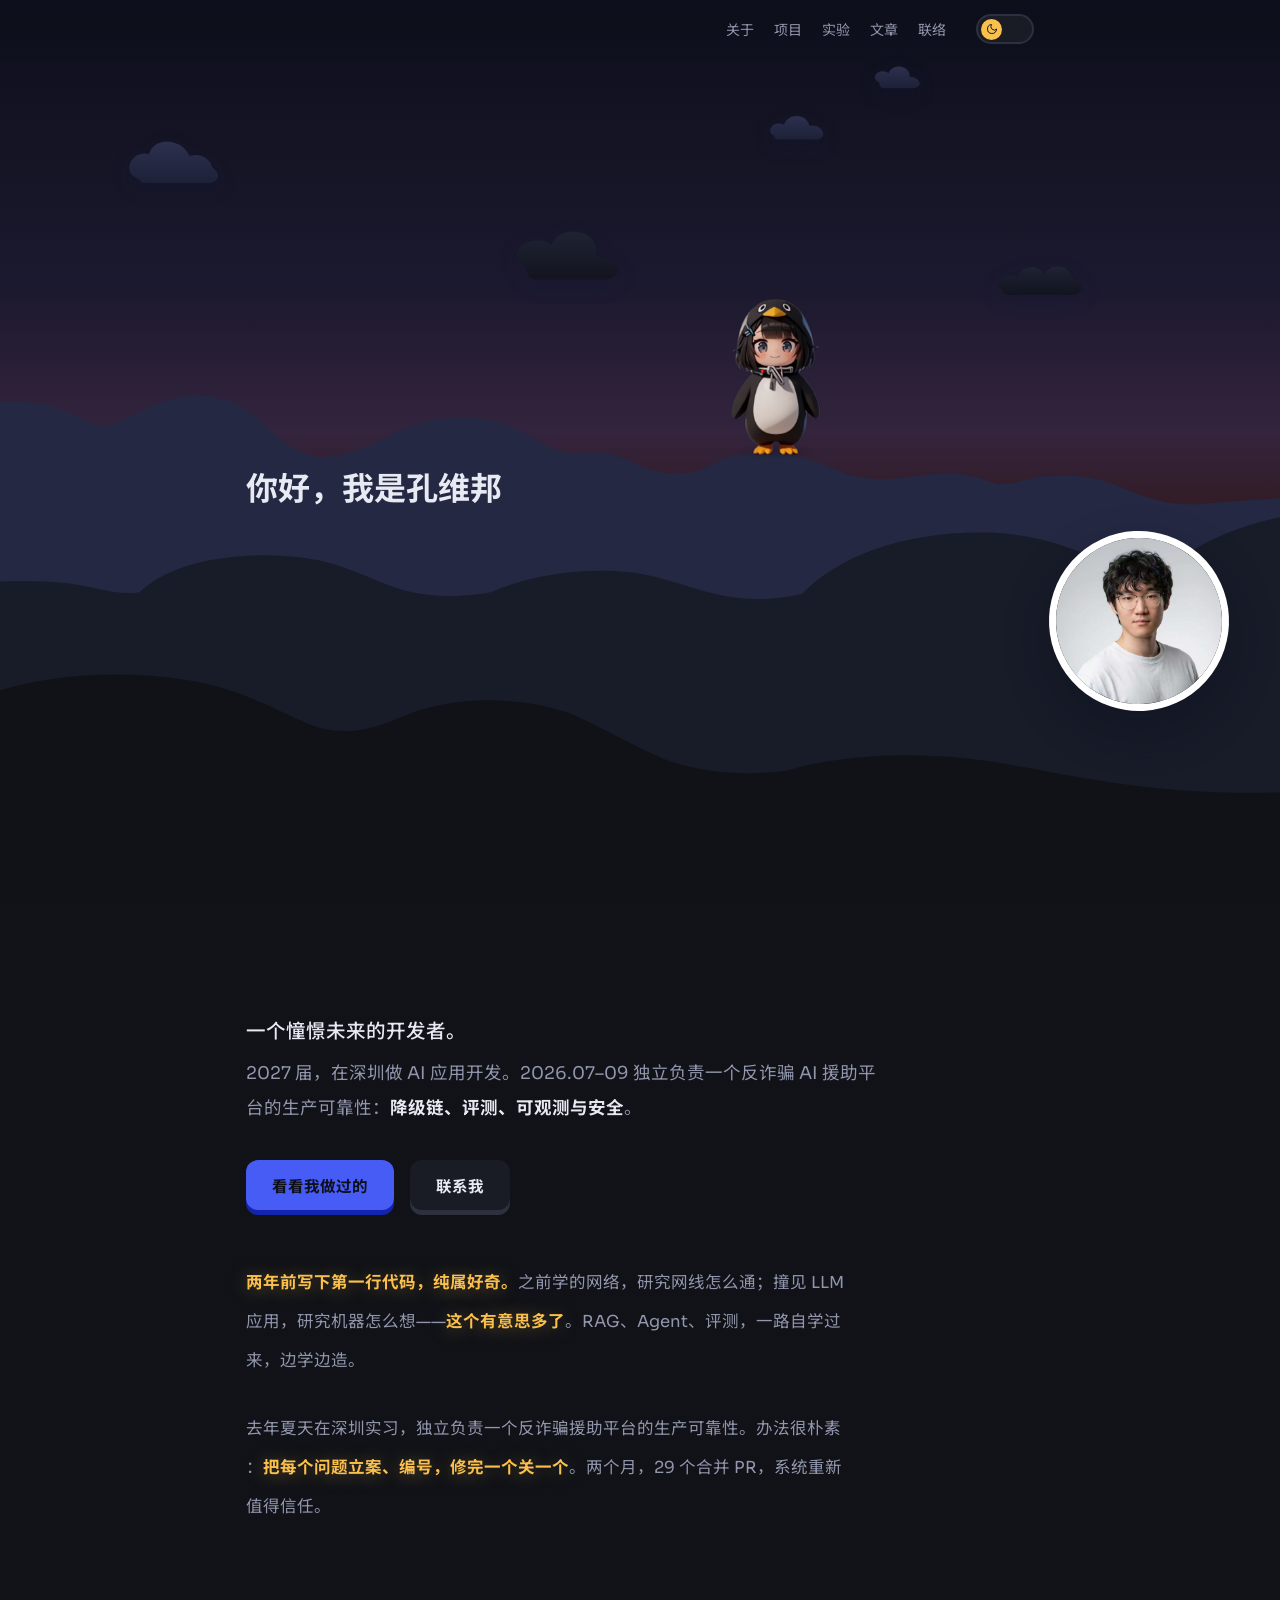
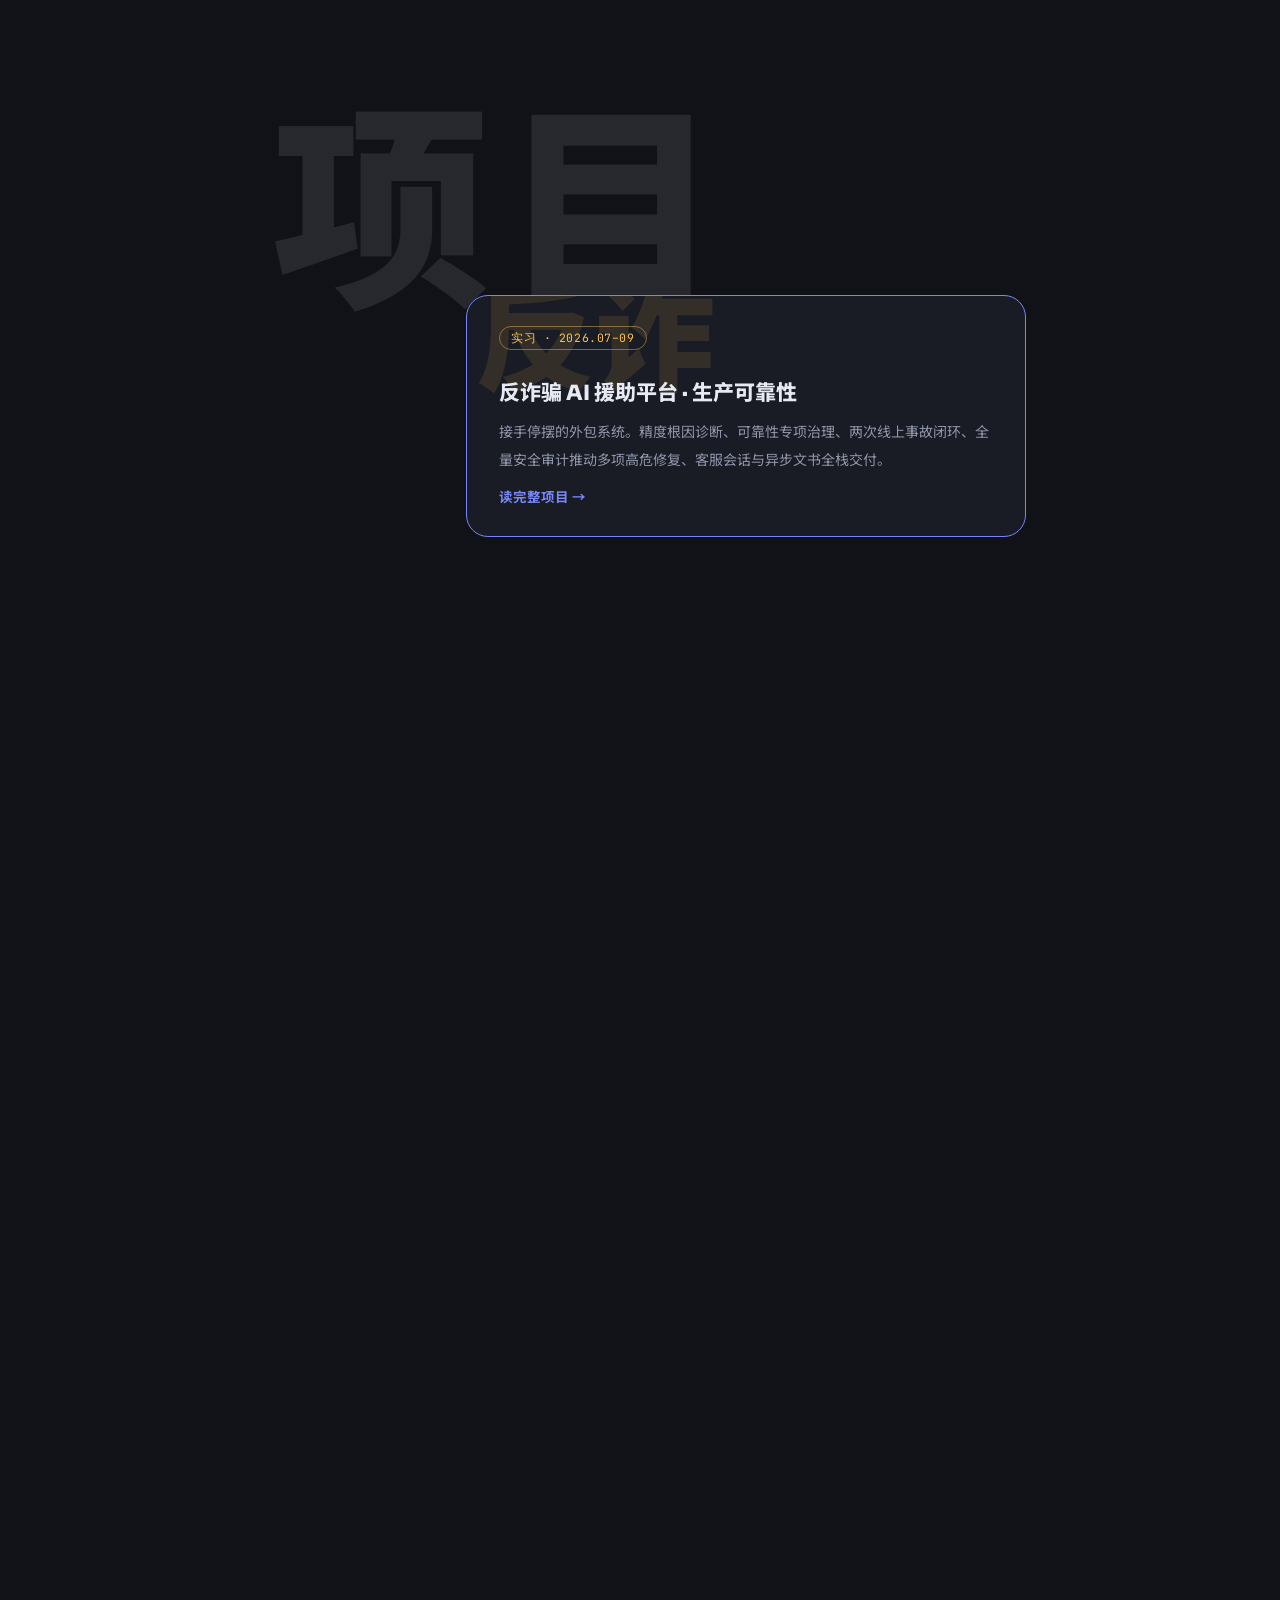
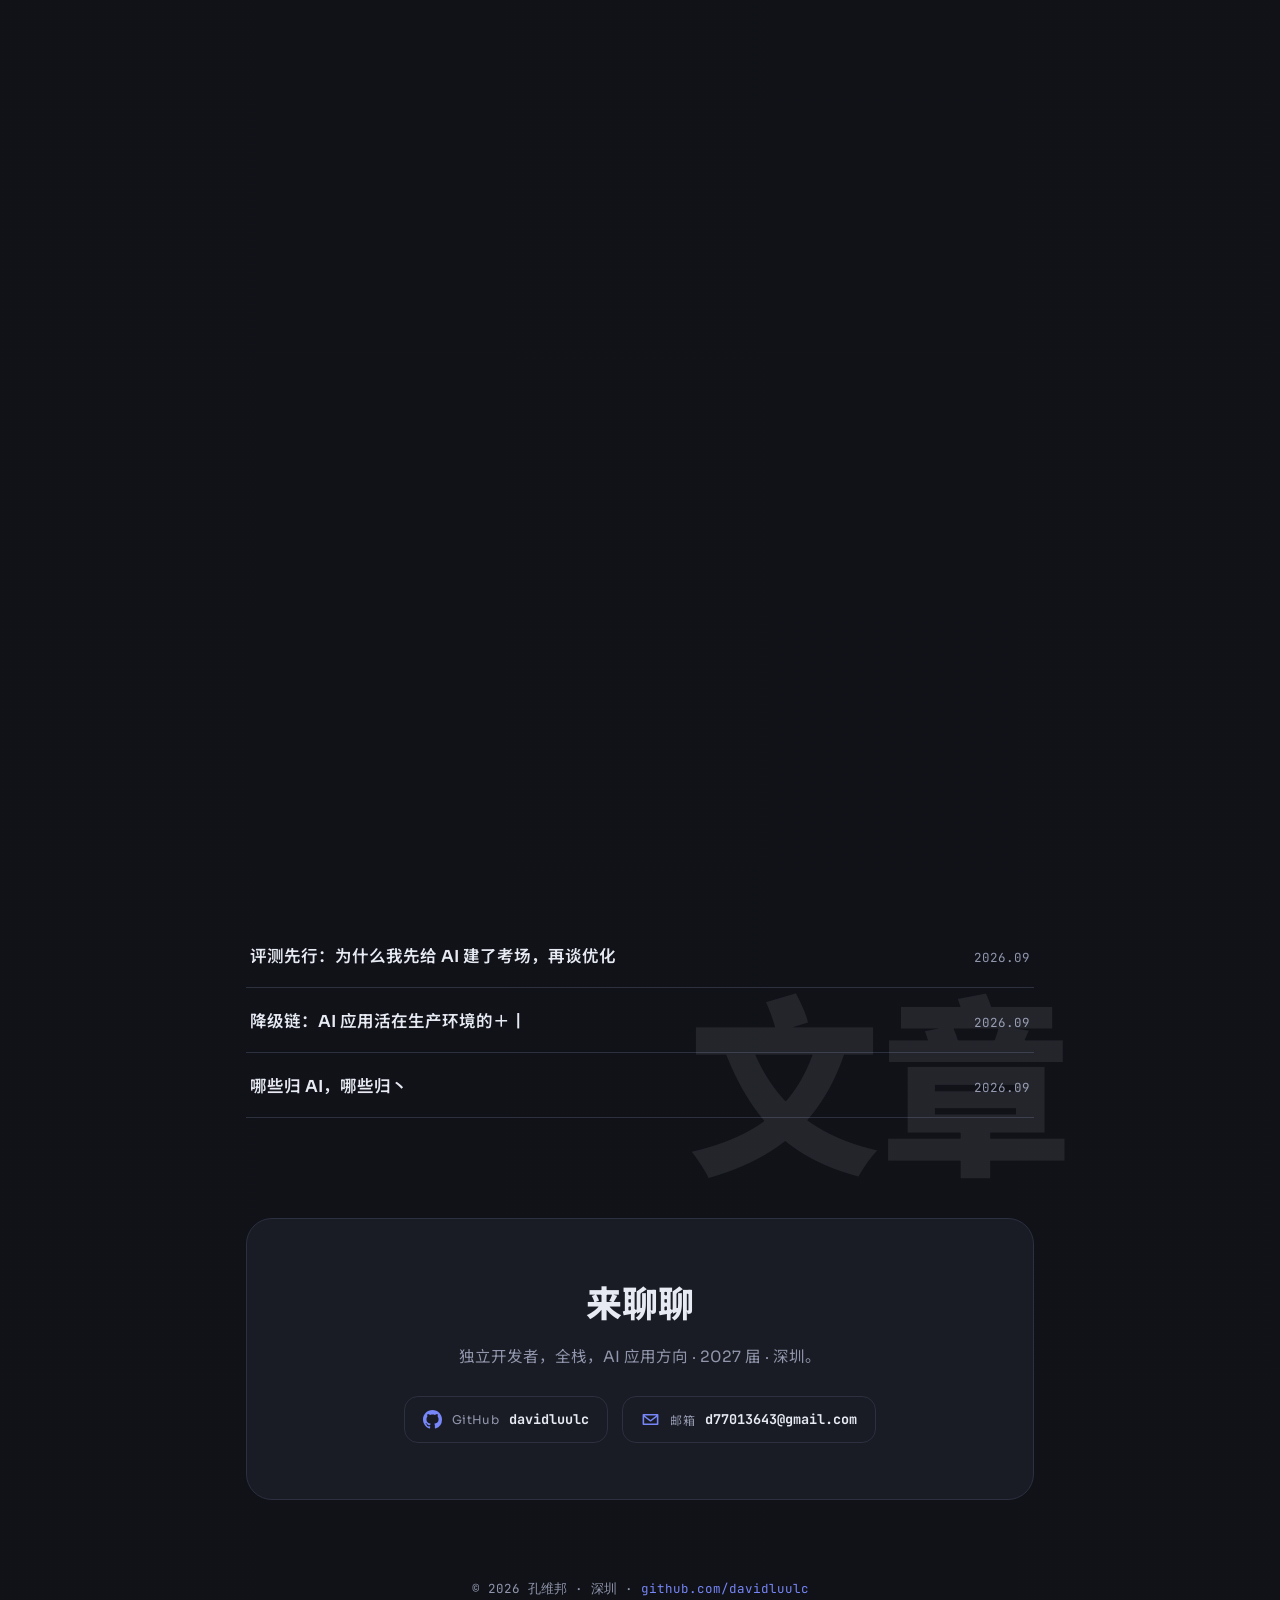
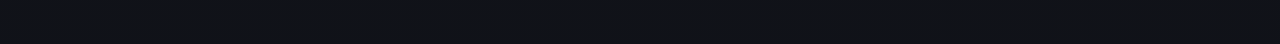
<file: index.html>
<!DOCTYPE html>
<html lang="zh-CN" data-theme="dark">
<head>
<meta charset="UTF-8">
<meta name="viewport" content="width=device-width, initial-scale=1.0">
<title>孔维邦 · AI 应用开发（深圳）</title>
<meta name="description" content="孔维邦的求职作品集：2027 届，深圳，AI 应用开发方向。降级链、评测、可观测与安全。">
<script>try{var t=localStorage.getItem("kwb-theme"),h=new Date().getHours();if(t){document.documentElement.setAttribute("data-theme",t)}else if(h>=6&&h<18){document.documentElement.setAttribute("data-theme","light")}}catch(e){}</script>
<link rel="preconnect" href="https://fonts.googleapis.com">
<link rel="preconnect" href="https://fonts.gstatic.com" crossorigin>
<link href="https://fonts.googleapis.com/css2?family=Sora:wght@400;600;700;800&family=JetBrains+Mono:ital,wght@0,400;0,700;1,400&family=Noto+Sans+SC:wght@400;500;700;900&display=swap" rel="stylesheet">
<link rel="stylesheet" href="assets/css/site.css">
<link rel="stylesheet" href="assets/css/gua.css">
</head>
<body>

<!-- 首屏风景：零文字标题画面（云海语法见 design-spec.md §3.3） -->
<div class="landscape" aria-hidden="true">
  <svg style="position:absolute;width:0;height:0">
    <defs>
      <linearGradient id="pgFar" x1="0" y1="0" x2="0" y2="1">
        <stop offset="0" style="stop-color:var(--cloud-far-hi)"/>
        <stop offset="1" style="stop-color:var(--cloud-far-lo)"/>
      </linearGradient>
      <linearGradient id="pgMid" x1="0" y1="0" x2="0" y2="1">
        <stop offset="0" style="stop-color:var(--cloud-mid-hi)"/>
        <stop offset="1" style="stop-color:var(--cloud-mid-lo)"/>
      </linearGradient>
    </defs>
  </svg>
  <svg viewBox="0 0 1440 1000" preserveAspectRatio="xMidYMax slice">
    <g class="pv" data-sp="8"><g class="drift" style="--dd:18s">
      <path class="cl" fill="var(--cloud-far)" d="M-120 500 C -100 462 -40 444 30 446 C 66 448 86 458 104 468 C 116 474 128 474 140 470 C 156 462 178 448 204 442 C 224 438 240 438 254 444 C 274 444 296 466 318 486 C 332 498 348 506 368 508 C 396 506 420 496 442 484 C 466 470 498 462 534 464 C 566 467 592 480 614 494 C 630 502 646 506 662 504 C 684 501 700 508 716 516 C 734 524 752 527 770 526 C 786 525 796 517 812 510 C 828 504 844 504 862 504 C 890 504 916 512 938 522 C 956 530 976 534 998 532 C 1020 530 1040 526 1060 526 C 1082 526 1098 531 1112 536 C 1122 539 1132 538 1144 534 C 1160 530 1174 528 1190 528 C 1218 528 1244 536 1266 546 C 1290 556 1316 562 1344 560 C 1380 557 1440 552 1560 548 V 1010 H -120 Z"/>
    </g></g>
    <g class="pv" data-sp="22"><g class="drift" style="--dd:14s;animation-delay:-6s">
      <path class="cl" fill="var(--cloud-mid)" d="M-120 662 C -50 648 20 642 84 648 C 116 652 138 662 164 658 C 196 626 268 610 348 620 C 392 626 424 646 458 656 C 490 664 522 664 554 658 C 596 640 652 630 712 636 C 748 641 776 654 804 660 C 836 668 868 667 900 660 C 944 614 1024 588 1116 592 C 1168 595 1206 612 1238 624 C 1264 633 1292 631 1318 624 C 1352 594 1420 570 1490 568 C 1520 568 1544 574 1560 578 V 1010 H -120 Z"/>
    </g></g>
    <g class="pv" data-sp="88"><g class="drift" style="--dd:11s;animation-delay:-9s">
      <path class="cl" fill="var(--bg)" d="M-120 850 C -60 768 80 734 220 756 C 280 766 320 792 356 806 C 388 818 420 812 456 796 C 510 774 580 772 640 792 C 684 810 716 832 754 846 C 796 860 840 862 884 856 C 944 838 1030 834 1110 846 C 1180 858 1240 872 1320 878 C 1400 884 1480 880 1560 872 V 1010 H -120 Z"/>
    </g></g>
  </svg>
  <div class="avatar-pv pv" data-sp="60"><div class="avatar-sticker"><img src="assets/img/avatar.jpg" alt="孔维邦"></div></div>
  <div class="puff cl far drift" style="left:10vw;top:15vh;width:96px;--dd:7s;--dx:58px;animation-delay:-2s"><svg viewBox="0 0 100 60"><path d="M12 46 C 2 44 -2 34 4 26 C 8 20 16 18 22 20 C 24 10 36 4 48 8 C 56 10 62 16 64 22 C 74 18 86 24 88 34 C 96 38 96 48 86 50 L 20 50 C 14 50 12 48 12 46 Z"/></svg></div>
  <div class="puff cl far drift" style="left:68vw;top:6vh;width:66px;--dd:9s;--dx:42px;animation-delay:-5s"><svg viewBox="0 0 100 60"><path d="M14 43 C 6 41 5 32 12 28 C 17 25 24 26 28 29 C 31 20 43 16 52 21 C 58 24 61 30 60 35 C 67 34 74 38 75 44 C 76 49 71 52 64 52 L 24 52 C 17 52 14 50 14 43 Z"/></svg></div>
  <div class="puff cl mid drift" style="left:40vw;top:24vh;width:120px;--dd:5.5s;--dx:84px;animation-delay:-1.5s"><svg viewBox="0 0 100 60"><path d="M12 42 C 3 40 1 30 9 24 C 16 19 27 19 33 24 C 36 14 50 10 61 15 C 69 19 72 27 70 34 C 79 33 88 38 88 45 C 88 50 83 53 75 53 L 22 53 C 14 53 12 49 12 42 Z"/></svg></div>
  <div class="puff cl far drift" style="left:60vw;top:12vh;width:62px;--dd:8s;--dx:46px;animation-delay:-3.5s"><svg viewBox="0 0 100 60"><path d="M10 45 C 2 42 1 33 8 28 C 13 24 21 24 26 27 C 28 16 42 10 54 14 C 62 17 66 23 67 29 C 76 26 88 32 89 41 C 90 47 84 51 76 51 L 20 51 C 13 51 10 49 10 45 Z"/></svg></div>
  <div class="puff cl mid drift" style="left:78vw;top:28vh;width:84px;--dd:6.5s;--dx:70px;animation-delay:-4.5s"><svg viewBox="0 0 100 60"><path d="M6 46 C -1 43 0 34 7 30 C 12 27 19 27 24 30 C 25 22 33 17 42 18 C 48 19 53 22 55 27 C 58 19 68 15 77 18 C 84 21 88 27 88 33 C 94 32 99 36 99 42 C 99 48 94 51 87 51 L 16 51 C 9 51 6 49 6 46 Z"/></svg></div>
</div>

<header class="bar" id="topbar">
  <div class="bar-in">
    <nav class="links">
      <a href="#about">关于</a>
      <a href="#projects">项目</a>
      <a href="demo/fallback.html">实验</a>
      <a href="#writing">文章</a>
      <a href="#contact">联络</a>
    </nav>
    <button class="toggle" id="themeToggle" aria-label="切换亮暗模式">
      <span class="knob">
        <svg viewBox="0 0 24 24" id="knobIcon"><path id="knobPath" d="M21 12.8A9 9 0 1 1 11.2 3 7 7 0 0 0 21 12.8Z"/></svg>
      </span>
    </button>
  </div>
  <svg class="gua-rail" viewBox="0 0 1440 80" preserveAspectRatio="none" aria-hidden="true">
    <path d="M -120 80 L 1560 80"/>
  </svg>
</header>

<main id="main">
<div class="wrap">

  <div class="intro" id="about">
    <div class="stage">
    <h1 data-scramble>你好，我是<span class="hl">孔维邦</span></h1>
  </div>
    <p class="who">一个憧憬未来的开发者。</p>
    <p class="lede">2027 届，在深圳做 AI 应用开发。2026.07–09 独立负责一个反诈骗 AI 援助平台的生产可靠性：<b>降级链、评测、可观测与安全</b>。</p>
    <div class="cta">
      <a class="btn" href="#projects">看看我做过的</a>
      <a class="btn ghost" href="#contact">联系我</a>
    </div>

    <div class="aboutlong" id="aboutLong">
      <p data-spring><b class="g">两年前写下第一行代码，纯属好奇。</b>之前学的网络，研究网线怎么通；撞见 LLM 应用，研究机器怎么想——<b class="g">这个有意思多了</b>。RAG、Agent、评测，一路自学过来，边学边造。</p>
      <p data-spring>去年夏天在深圳实习，独立负责一个反诈骗援助平台的生产可靠性。办法很朴素：<b class="g">把每个问题立案、编号，修完一个关一个</b>。两个月，29 个合并 PR，系统重新值得信任。</p>
    </div>
  </div>

  <div class="hscroll" id="projects">
    <div class="hs-sticky">
      <div class="hs-giant" aria-hidden="true">项目</div>
      <div class="hs-track" id="hsTrack">
      <a class="proj-h" href="projects/shieldassist.html">
        <span class="ph-bg" aria-hidden="true">反诈</span>
        <span class="ph-in">
          <span class="tag">实习 · 2026.07–09</span>
          <h3>反诈骗 AI 援助平台 · 生产可靠性</h3>
          <p>接手停摆的外包系统。精度根因诊断、可靠性专项治理、两次线上事故闭环、全量安全审计推动多项高危修复、客服会话与异步文书全栈交付。</p>
          <span class="go">读完整项目 →</span>
        </span>
      </a>
      <a class="proj-h" href="projects/ai-interview.html">
        <span class="ph-bg" aria-hidden="true">AI</span>
        <span class="ph-in">
          <span class="tag">个人项目 · LIVE</span>
          <h3>AI 模拟面试训练系统</h3>
          <p>六环闭环练习场：RAG 出题、Agent 追问、逐题复盘。pgvector 混合检索，按 hit@3 / MRR 选定 RRF，公网可演示。</p>
          <span class="go">读完整项目 →</span>
        </span>
      </a>
      <a class="proj-h" href="projects/eval-set.html">
        <span class="ph-bg" aria-hidden="true">生产</span>
        <span class="ph-in">
          <span class="tag">阶段完成</span>
          <h3>生产报告评测集</h3>
          <p>给 90 份生产报告定验收标准，让「AI 写得好不好」变成能查的事。方法论沉淀为文章《评测先行》。</p>
          <span class="go">读完整项目 →</span>
        </span>
      </a>
      </div>
    </div>
  </div>

  <div class="sec" id="writing">
    <div class="w-giant" aria-hidden="true">文章</div>
    <a class="art-row" href="articles/eval-first.html"><span class="at" data-scramble>评测先行：为什么我先给 AI 建了考场，再谈优化</span><span class="ad">2026.09</span></a>
    <a class="art-row" href="articles/fallback-chain.html"><span class="at" data-scramble="140">降级链：AI 应用活在生产环境的底线</span><span class="ad">2026.09</span></a>
    <a class="art-row" href="articles/ai-division.html"><span class="at" data-scramble="280">哪些归 AI，哪些归我</span><span class="ad">2026.09</span></a>
  </div>

  <div class="contact-card" id="contact">
    <h2>来聊聊</h2>
    <p>独立开发者，全栈，AI 应用方向 · 2027 届 · 深圳。</p>
    <div class="c-links">
      <a class="c-chip" href="https://github.com/davidluulc" target="_blank" rel="noopener">
        <svg viewBox="0 0 16 16" aria-hidden="true"><path d="M8 0C3.58 0 0 3.58 0 8c0 3.54 2.29 6.53 5.47 7.59.4.07.55-.17.55-.38 0-.19-.01-.82-.01-1.49-2.01.37-2.53-.49-2.69-.94-.09-.23-.48-.94-.82-1.13-.28-.15-.68-.52-.01-.53.63-.01 1.08.58 1.23.82.72 1.21 1.87.87 2.33.66.07-.52.28-.87.51-1.07-1.78-.2-3.64-.89-3.64-3.95 0-.87.31-1.59.82-2.15-.08-.2-.36-1.02.08-2.12 0 0 .67-.21 2.2.82.64-.18 1.32-.27 2-.27s1.36.09 2 .27c1.53-1.04 2.2-.82 2.2-.82.44 1.1.16 1.92.08 2.12.51.56.82 1.27.82 2.15 0 3.07-1.87 3.75-3.65 3.95.29.25.54.73.54 1.48 0 1.07-.01 1.93-.01 2.2 0 .21.15.46.55.38A8.01 8.01 0 0 0 16 8c0-4.42-3.58-8-8-8Z"/></svg>
        <span>GitHub</span><b>davidluulc</b>
      </a>
      <button type="button" class="c-chip" id="mailBtn" data-mail="d77013643@gmail.com">
        <svg viewBox="0 0 24 24" aria-hidden="true"><path d="M3 5h18a1 1 0 0 1 1 1v12a1 1 0 0 1-1 1H3a1 1 0 0 1-1-1V6a1 1 0 0 1 1-1Zm1.6 2 7.4 5.6L19.4 7H4.6ZM20 8.9l-7.1 5.4a1.5 1.5 0 0 1-1.8 0L4 8.9V17h16V8.9Z"/></svg>
        <span>邮箱</span><b>d77013643@gmail.com</b>
      </button>
    </div>
  </div>

</div>
</main>

<footer class="foot">© 2026 孔维邦 · 深圳 · <a href="https://github.com/davidluulc" target="_blank" rel="noopener">github.com/davidluulc</a></footer>

<script src="assets/js/site.js"></script>
<script src="assets/js/gua.js"></script>
<script src="assets/js/vendor/gsap.min.js"></script>
<script src="assets/js/vendor/ScrollTrigger.min.js"></script>
<script>
(function(){
"use strict";
var reduce=matchMedia('(prefers-reduced-motion: reduce)').matches;
/* ① 逐词弹簧：段落拆词 + 入视口触发（scroll 同步驱动，本机可靠路径） */
document.querySelectorAll('[data-spring]').forEach(function(p){
  /* 先快照再替换：遍历中 replaceChild 当前节点会打断 TreeWalker 路径 */
  var texts=[],walk=document.createTreeWalker(p,NodeFilter.SHOW_TEXT),tn;
  while((tn=walk.nextNode()))texts.push(tn);
  var spans=[];
  texts.forEach(function(tn){
    var inG=tn.parentNode&&tn.parentNode.classList&&tn.parentNode.classList.contains('g');
    var frag=document.createDocumentFragment();
    tn.nodeValue.split(/([一-鿿]|[A-Za-z0-9.%\u2013-]+|\s+)/).forEach(function(t){
      if(!t)return;
      if(/^\s+$/.test(t)){frag.appendChild(document.createTextNode(t));return}
      var sp=document.createElement('span');sp.className='w'+(inG?' gb':'');
      sp.textContent=t;frag.appendChild(sp);spans.push(sp);
    });
    tn.parentNode.replaceChild(frag,tn);
  });
  var acc=0;
  spans.forEach(function(sp){
    acc+=16;
    var t=sp.textContent;
    if(/[，、；]/.test(t))acc+=100;
    else if(/[。！？]/.test(t))acc+=220;
    sp.style.setProperty('--wd',acc+'ms');
  });
  p.__spans=spans;
});
var pending=[].slice.call(document.querySelectorAll('[data-spring]'));
function chkSpring(){
  pending=pending.filter(function(p){
    var r=p.getBoundingClientRect();
    if(r.top<innerHeight*.86){p.classList.add('on');return false}
    return true;
  });
}
/* ② 横滚：GSAP ScrollTrigger pin+scrub；锚点=递进上台（段 i 末=卡 i 左缘对齐 60px，末卡居中） */
var hs=document.getElementById('projects'),track=document.getElementById('hsTrack'),
    giant=document.querySelector('.hs-giant'),wg=document.querySelector('.w-giant');
function measureHS(){
  /* 视口绝对坐标，测量统一在 x=0 位进行（gsap.set 同步写入，rect 即纯布局位置）。
     不能用"rect - 当前x"补偿：refresh 常发生在 scrub 缓冲途中，rect 与
     tween 时钟可能不同帧，补偿漂移会让锚点反馈式跑偏（子页返回复现）。 */
  var cards=[].slice.call(track.children);
  var cx=innerWidth/2,pad=60;
  var savedX=(window.gsap?gsap.getProperty(track,'x'):0)||0;
  if(window.gsap)gsap.set(track,{x:0});
  var anchors=[{p:0,x:0}];
  cards.forEach(function(c,i){
    var r=c.getBoundingClientRect();
    if(i<cards.length-1){anchors.push({p:(i+1)/cards.length,x:pad-r.left})}
    else{anchors.push({p:1,x:cx-(r.left+r.width/2)})}
  });
  if(window.gsap)gsap.set(track,{x:savedX});
  return anchors;
}
if(hs&&window.gsap&&window.ScrollTrigger&&!reduce){
  gsap.registerPlugin(ScrollTrigger);
  var cards=[].slice.call(track.children),n=cards.length;
  var A=measureHS();
  var tlH=gsap.timeline({
    defaults:{ease:'none'},
    scrollTrigger:{
      trigger:hs,start:'top top',end:'bottom bottom',
      scrub:0.55,invalidateOnRefresh:true,
      onUpdate:function(self){
        var cur=Math.min(n-1,Math.round(self.progress*(n-1)));
        for(var i=0;i<n;i++)cards[i].classList.toggle('center',i===cur);
      }
    }
  });
  /* 分段首尾相接：段时长=锚点 p 差 → timeline progress 与锚点 p 严格同刻度 */
  for(var si=1;si<=n;si++){
    (function(k){
      tlH.to(track,{x:function(){return A[k].x},duration:function(){return Math.max(.01,A[k].p-A[k-1].p)}});
    })(si);
  }
  /* 巨字"项目"同程视差（0.22 倍速顺流）+ 渐显 */
  if(giant)tlH.to(giant,{x:function(){return -A[n-1].x*0.22},opacity:1.05},0);
  ScrollTrigger.addEventListener('refreshInit',function(){A=measureHS()});
  if(document.fonts&&document.fonts.ready){document.fonts.ready.then(function(){ScrollTrigger.refresh()})}
  /* 文章巨字上下视差 */
  if(wg){
    gsap.fromTo(wg,{y:60},{y:-60,ease:'none',
      scrollTrigger:{trigger:wg.parentElement,start:'top bottom',end:'bottom top',scrub:true}});
  }
}
/* ③ 咕嘎跨屏陪读 + 弹簧调度（scroll 同步驱动，兼容冻结渲染环境） */
var onRail=false,armed=false;
function railSurf(){
  var svg=document.querySelector('header.bar .gua-rail');
  return {path:svg.querySelector('path'),sp:100,dd:0,delay:0,svg:svg,vbW:1440,vbH:80,driftAmp:0};
}
setTimeout(function(){armed=true},2000);
function onScroll(){
  chkSpring();
  var gua=window.__gua;   /* 动态读取：GuaPet.init 在后续 script 块执行 */
  if(gua&&armed){
    var below=scrollY>innerHeight*1.02;
    if(below&&!onRail){onRail=true;gua.setSurfaces([railSurf()],0.3,true)}
    else if(!below&&scrollY<innerHeight*0.92&&onRail){onRail=false;gua.setSurfaces(gua.detectClouds(),1,false)}
  }
}
addEventListener('scroll',onScroll,{passive:true});
if(document.fonts&&document.fonts.ready){document.fonts.ready.then(onScroll)}
onScroll();
})();
</script>
<script>
SitePage.init();
window.__gua=GuaPet.init({base:'assets/gua/',ver:'?v=15'});   /* 自动探测 .landscape 云丘为行走面 */
</script>
</body>
</html>
</file>
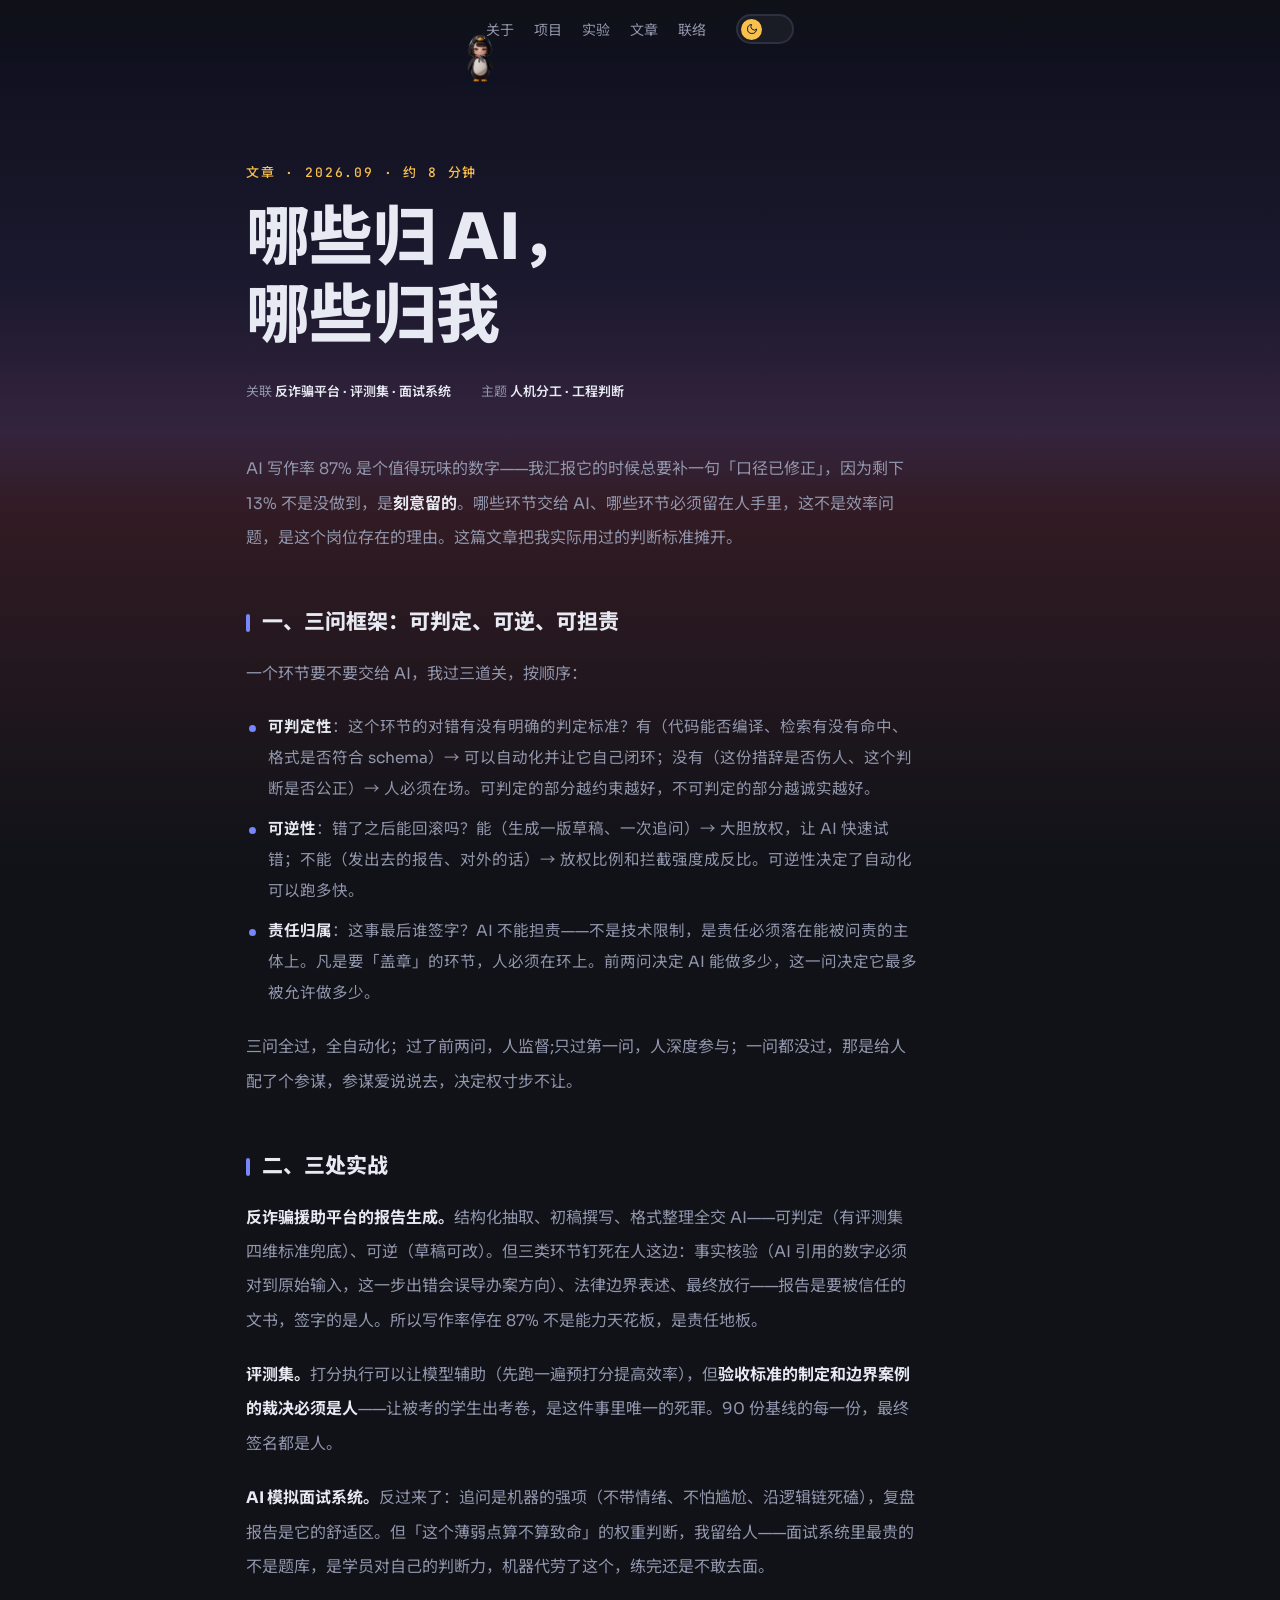
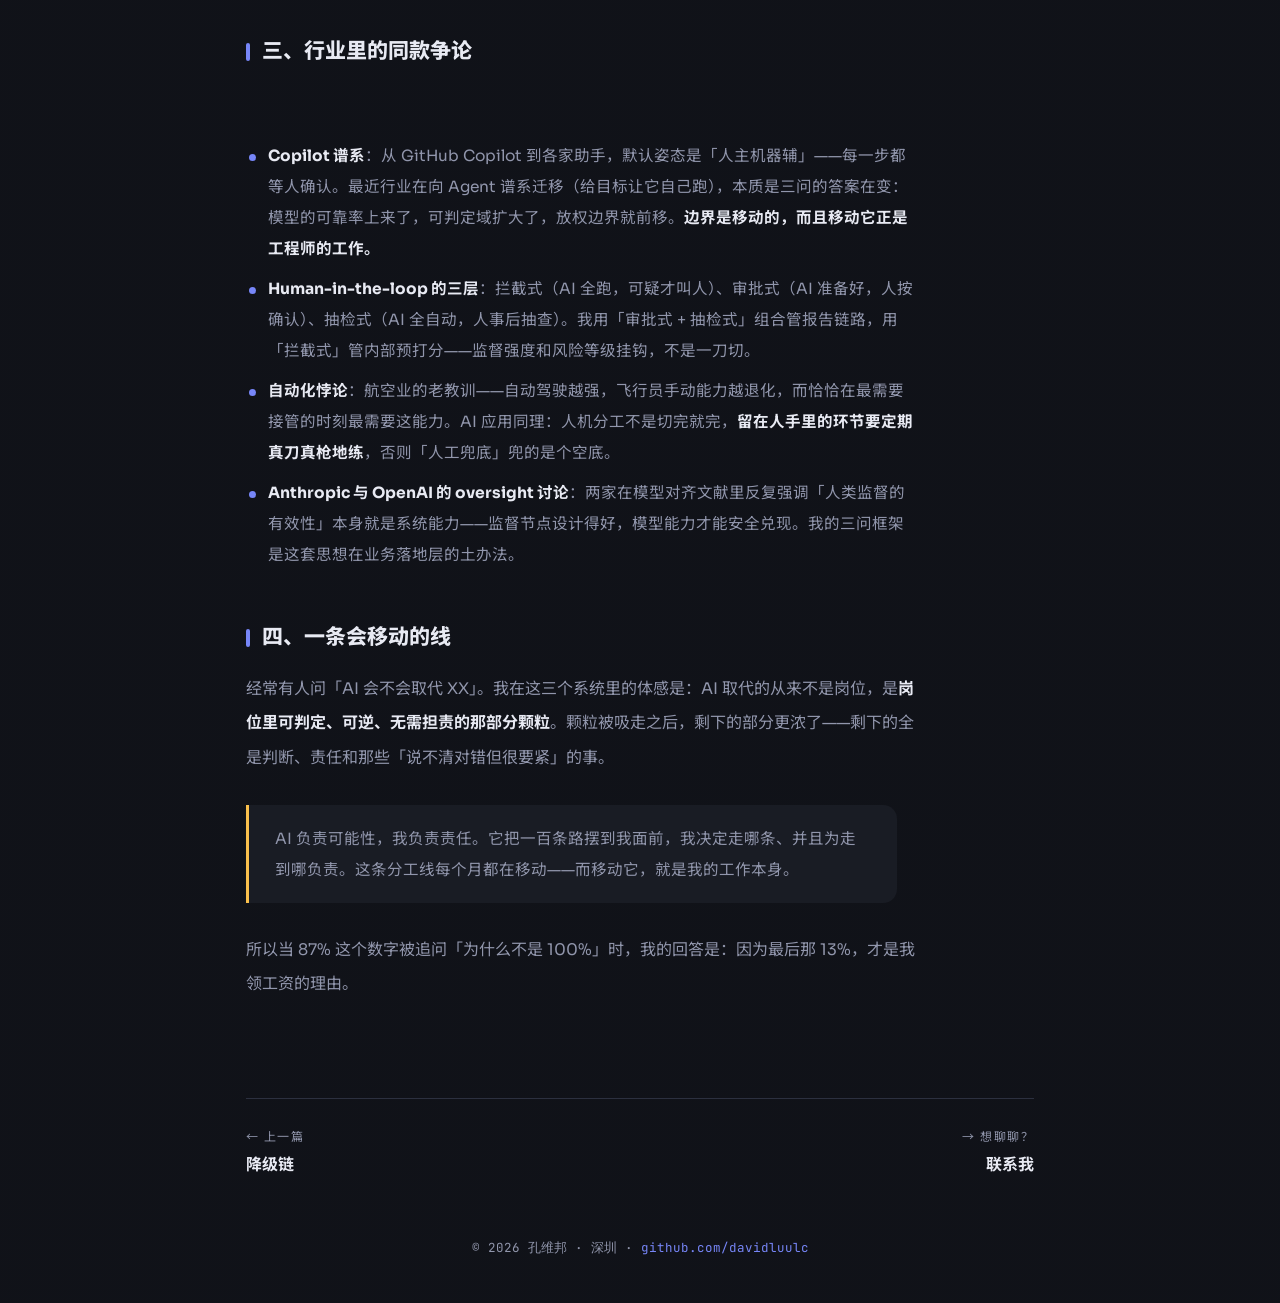
<file: articles/ai-division.html>
<!DOCTYPE html>
<html lang="zh-CN" data-theme="dark">
<head>
<meta charset="UTF-8">
<meta name="viewport" content="width=device-width, initial-scale=1.0">
<title>哪些归 AI，哪些归我 — 孔维邦</title>
<meta name="description" content="AI 负责可能性，我负责责任。一个可判定性、可逆性、责任归属的三问框架，和我在反诈骗平台、评测集、面试系统里的人机分工实践。">
<script>try{var t=localStorage.getItem("kwb-theme"),h=new Date().getHours();if(t){document.documentElement.setAttribute("data-theme",t)}else if(h>=6&&h<18){document.documentElement.setAttribute("data-theme","light")}}catch(e){}</script>
<link rel="preconnect" href="https://fonts.googleapis.com">
<link rel="preconnect" href="https://fonts.gstatic.com" crossorigin>
<link href="https://fonts.googleapis.com/css2?family=Sora:wght@400;600;700;800&family=JetBrains+Mono:ital,wght@0,400;0,700;1,400&family=Noto+Sans+SC:wght@400;500;700;900&display=swap" rel="stylesheet">
<link rel="stylesheet" href="../assets/css/site.css">
<link rel="stylesheet" href="../assets/css/page.css">
<link rel="stylesheet" href="../assets/css/gua.css">
</head>
<body class="pg">

<header class="bar" id="topbar">
  <div class="bar-in">
    <nav class="links">
      <a href="../index.html#about">关于</a>
      <a href="../index.html#projects">项目</a>
      <a href="../demo/fallback.html">实验</a>
      <a href="../index.html#writing">文章</a>
      <a href="../index.html#contact">联络</a>
    </nav>
    <button class="toggle" id="themeToggle" aria-label="切换亮暗模式">
      <span class="knob">
        <svg viewBox="0 0 24 24" id="knobIcon"><path id="knobPath" d="M21 12.8A9 9 0 1 1 11.2 3 7 7 0 0 0 21 12.8Z"/></svg>
      </span>
    </button>
  </div>
  <svg class="gua-rail" viewBox="0 0 1440 80" preserveAspectRatio="none" aria-hidden="true">
    <path d="M -120 80 L 1560 80"/>
  </svg>
</header>

<main id="main">
<div class="wrap">

  <div class="page-head">
    <p class="kicker" data-rv>文章 · 2026.09 · 约 8 分钟</p>
    <h1 class="page-title" data-rv="90">哪些归 AI，<br>哪些归我</h1>
    <div class="meta" data-rv="180">
      <span>关联 <b>反诈骗平台 · 评测集 · 面试系统</b></span>
      <span>主题 <b>人机分工 · 工程判断</b></span>
    </div>
  </div>

  <div class="article">

    <p data-rv>AI 写作率 87% 是个值得玩味的数字——我汇报它的时候总要补一句「口径已修正」，因为剩下 13% 不是没做到，是<b>刻意留的</b>。哪些环节交给 AI、哪些环节必须留在人手里，这不是效率问题，是这个岗位存在的理由。这篇文章把我实际用过的判断标准摊开。</p>

    <h3 data-rv>一、三问框架：可判定、可逆、可担责</h3>
    <p data-rv>一个环节要不要交给 AI，我过三道关，按顺序：</p>
    <ul>
      <li data-rv><b>可判定性</b>：这个环节的对错有没有明确的判定标准？有（代码能否编译、检索有没有命中、格式是否符合 schema）→ 可以自动化并让它自己闭环；没有（这份措辞是否伤人、这个判断是否公正）→ 人必须在场。可判定的部分越约束越好，不可判定的部分越诚实越好。</li>
      <li data-rv><b>可逆性</b>：错了之后能回滚吗？能（生成一版草稿、一次追问）→ 大胆放权，让 AI 快速试错；不能（发出去的报告、对外的话）→ 放权比例和拦截强度成反比。可逆性决定了自动化可以跑多快。</li>
      <li data-rv><b>责任归属</b>：这事最后谁签字？AI 不能担责——不是技术限制，是责任必须落在能被问责的主体上。凡是要「盖章」的环节，人必须在环上。前两问决定 AI 能做多少，这一问决定它最多被允许做多少。</li>
    </ul>
    <p data-rv>三问全过，全自动化；过了前两问，人监督;只过第一问，人深度参与；一问都没过，那是给人配了个参谋，参谋爱说说去，决定权寸步不让。</p>

    <h3 data-rv>二、三处实战</h3>
    <p data-rv><b>反诈骗援助平台的报告生成。</b>结构化抽取、初稿撰写、格式整理全交 AI——可判定（有评测集四维标准兜底）、可逆（草稿可改）。但三类环节钉死在人这边：事实核验（AI 引用的数字必须对到原始输入，这一步出错会误导办案方向）、法律边界表述、最终放行——报告是要被信任的文书，签字的是人。所以写作率停在 87% 不是能力天花板，是责任地板。</p>
    <p data-rv><b>评测集。</b>打分执行可以让模型辅助（先跑一遍预打分提高效率），但<b>验收标准的制定和边界案例的裁决必须是人</b>——让被考的学生出考卷，是这件事里唯一的死罪。90 份基线的每一份，最终签名都是人。</p>
    <p data-rv><b>AI 模拟面试系统。</b>反过来了：追问是机器的强项（不带情绪、不怕尴尬、沿逻辑链死磕），复盘报告是它的舒适区。但「这个薄弱点算不算致命」的权重判断，我留给人——面试系统里最贵的不是题库，是学员对自己的判断力，机器代劳了这个，练完还是不敢去面。</p>

    <h3 data-rv>三、行业里的同款争论</h3>
    <p data-rv>这个题目行业里吵了很多年，词汇换了几茬，骨架没变：</p>
    <ul>
      <li data-rv><b>Copilot 谱系</b>：从 GitHub Copilot 到各家助手，默认姿态是「人主机器辅」——每一步都等人确认。最近行业在向 Agent 谱系迁移（给目标让它自己跑），本质是三问的答案在变：模型的可靠率上来了，可判定域扩大了，放权边界就前移。<b>边界是移动的，而且移动它正是工程师的工作。</b></li>
      <li data-rv><b>Human-in-the-loop 的三层</b>：拦截式（AI 全跑，可疑才叫人）、审批式（AI 准备好，人按确认）、抽检式（AI 全自动，人事后抽查）。我用「审批式 + 抽检式」组合管报告链路，用「拦截式」管内部预打分——监督强度和风险等级挂钩，不是一刀切。</li>
      <li data-rv><b>自动化悖论</b>：航空业的老教训——自动驾驶越强，飞行员手动能力越退化，而恰恰在最需要接管的时刻最需要这能力。AI 应用同理：人机分工不是切完就完，<b>留在人手里的环节要定期真刀真枪地练</b>，否则「人工兜底」兜的是个空底。</li>
      <li data-rv><b>Anthropic 与 OpenAI 的 oversight 讨论</b>：两家在模型对齐文献里反复强调「人类监督的有效性」本身就是系统能力——监督节点设计得好，模型能力才能安全兑现。我的三问框架是这套思想在业务落地层的土办法。</li>
    </ul>

    <h3 data-rv>四、一条会移动的线</h3>
    <p data-rv>经常有人问「AI 会不会取代 XX」。我在这三个系统里的体感是：AI 取代的从来不是岗位，是<b>岗位里可判定、可逆、无需担责的那部分颗粒</b>。颗粒被吸走之后，剩下的部分更浓了——剩下的全是判断、责任和那些「说不清对错但很要紧」的事。</p>
    <blockquote data-rv>AI 负责可能性，我负责责任。它把一百条路摆到我面前，我决定走哪条、并且为走到哪负责。这条分工线每个月都在移动——而移动它，就是我的工作本身。</blockquote>
    <p data-rv>所以当 87% 这个数字被追问「为什么不是 100%」时，我的回答是：因为最后那 13%，才是我领工资的理由。</p>

  </div>

  <div class="pn">
    <a href="fallback-chain.html"><span class="lbl">← 上一篇</span><span class="ttl">降级链</span></a>
    <a class="next" href="../index.html#contact"><span class="lbl">→ 想聊聊？</span><span class="ttl">联系我</span></a>
  </div>

</div>
</main>

<footer class="foot">© 2026 孔维邦 · 深圳 · <a href="https://github.com/davidluulc" target="_blank" rel="noopener">github.com/davidluulc</a></footer>

<script src="../assets/js/site.js"></script>
<script src="../assets/js/gua.js"></script>
<script>
SitePage.init();
GuaPet.init({base:'../assets/gua/',ver:'?v=15',scale:.3,xMin:40,xMax:function(){return innerWidth/2+40},always:true,
  surfaces:innerWidth>900?[{path:document.querySelector('.gua-rail path'),sp:100,dd:0,delay:0,
    svg:document.querySelector('.gua-rail'),vbW:1440,vbH:80,driftAmp:0}]:[]});
</script>
</body>
</html>
</file>
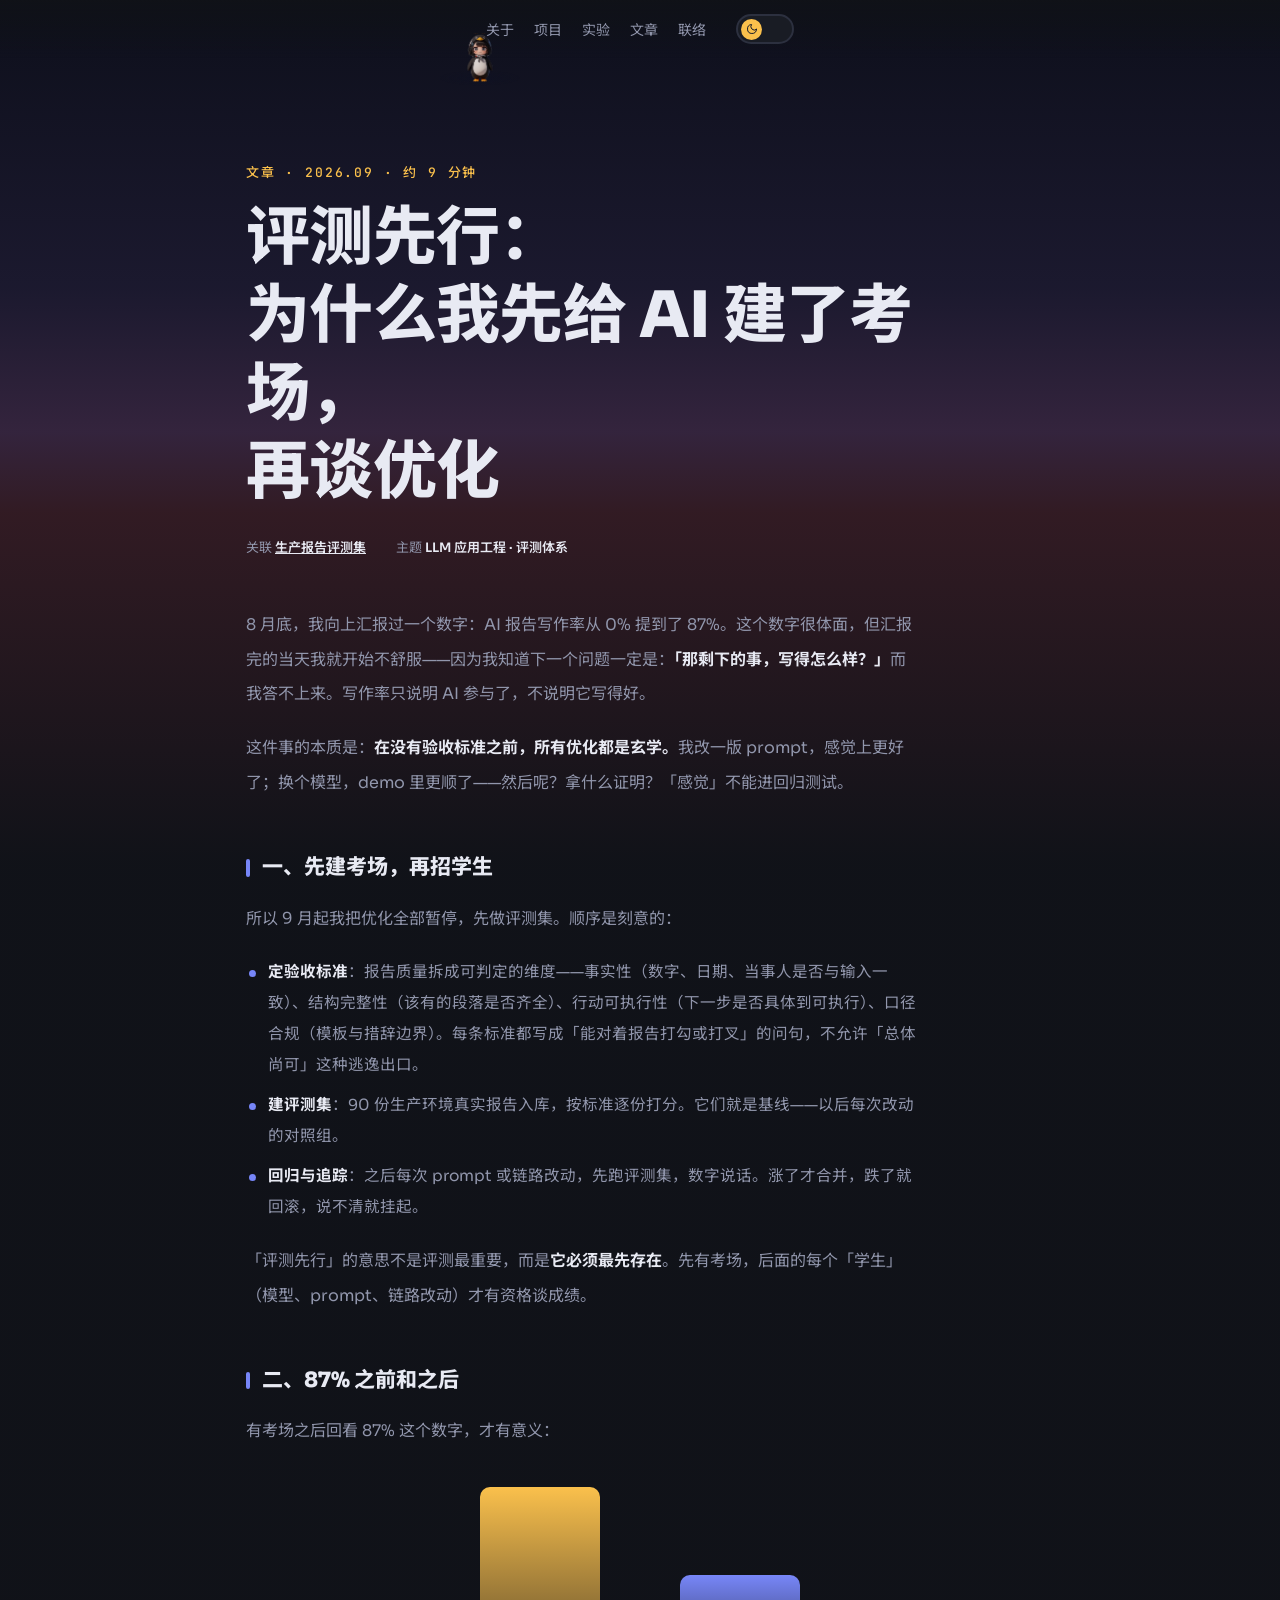
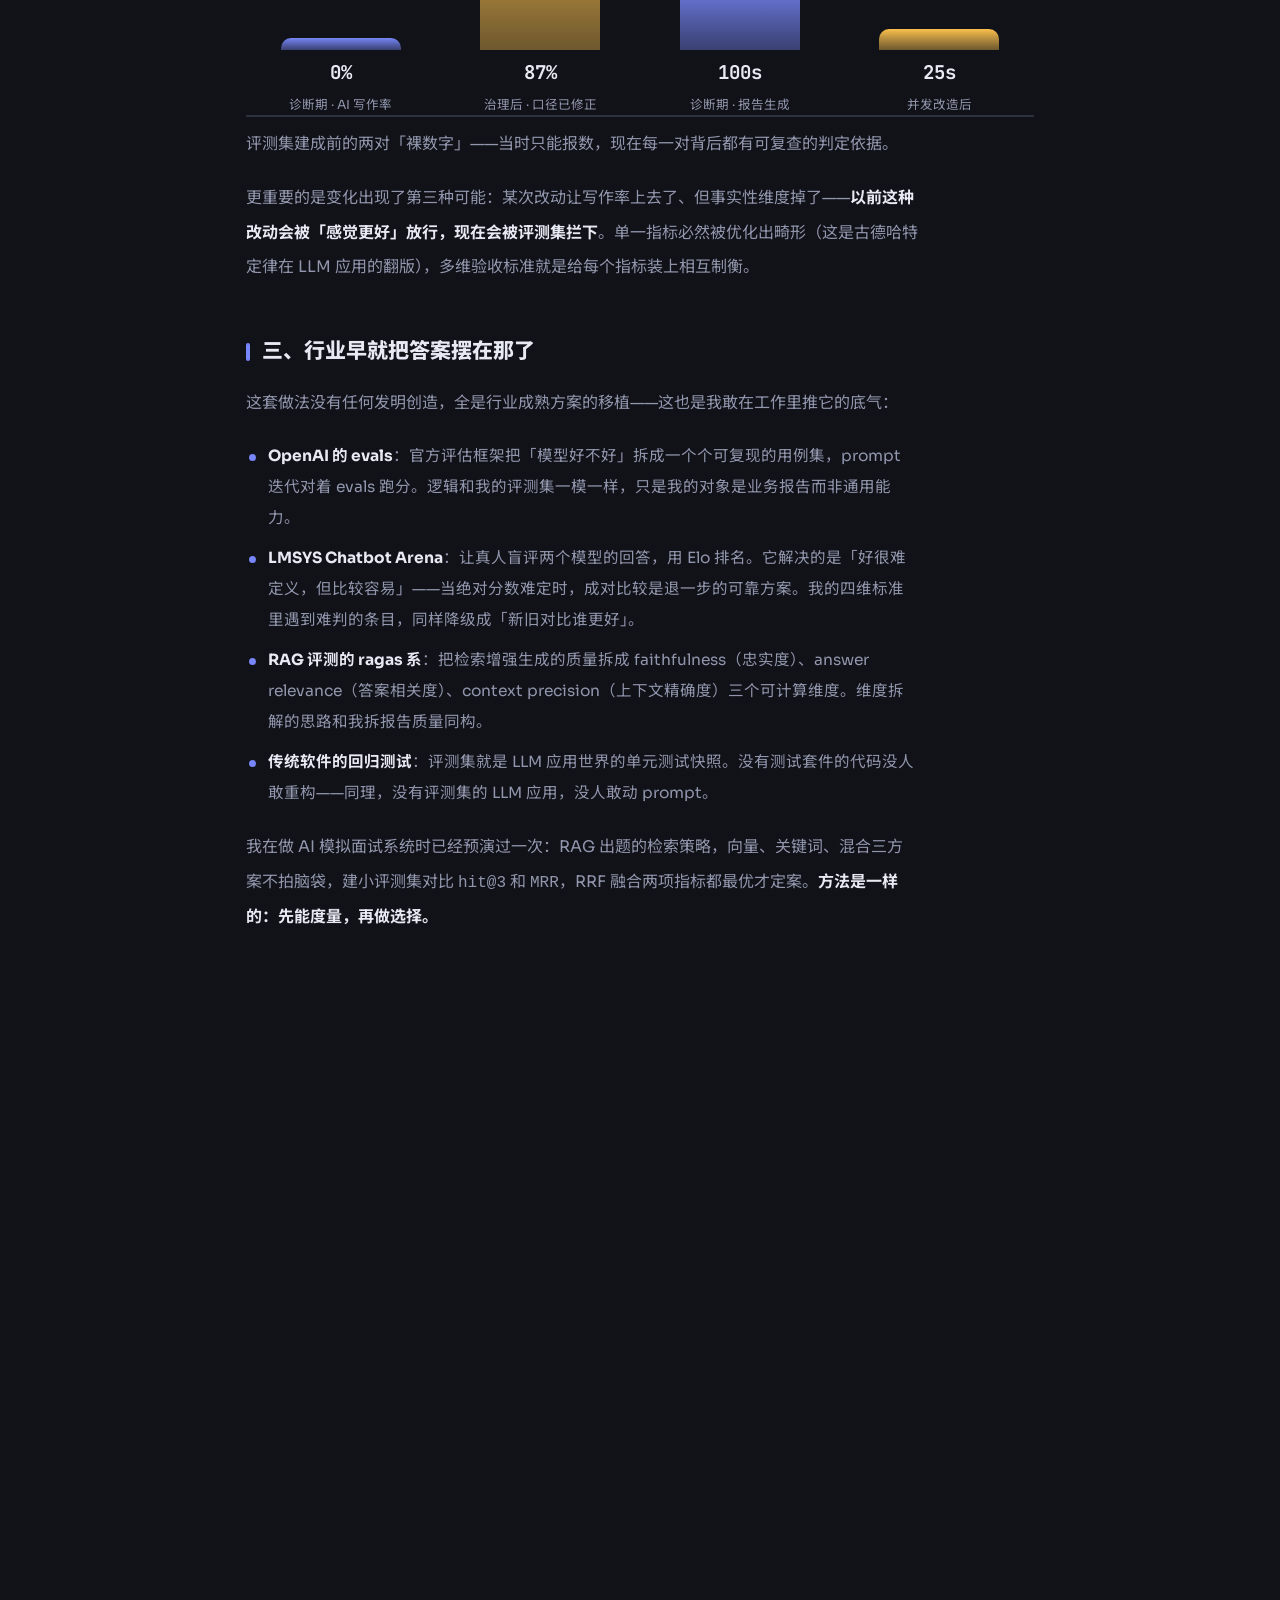
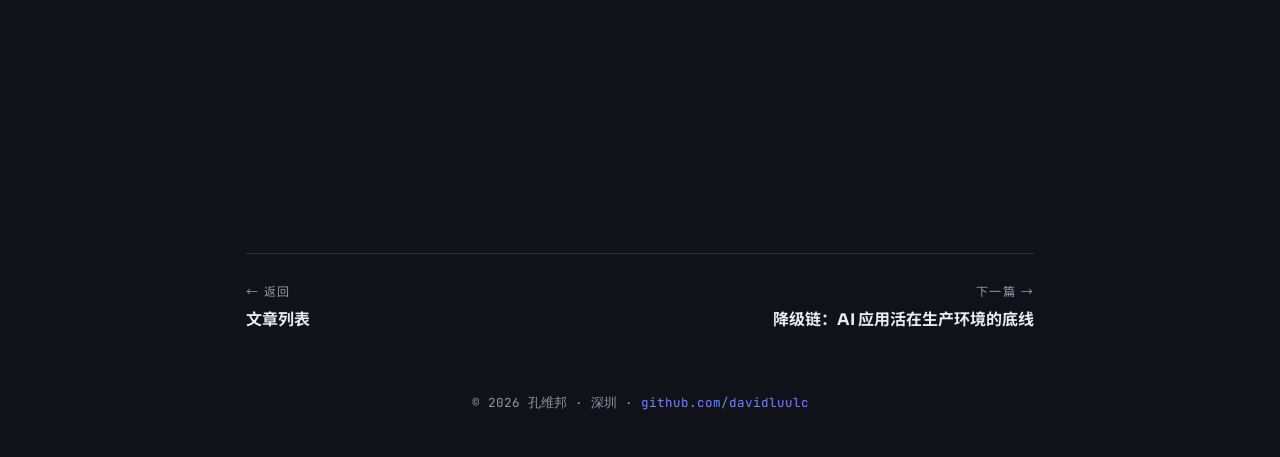
<file: articles/eval-first.html>
<!DOCTYPE html>
<html lang="zh-CN" data-theme="dark">
<head>
<meta charset="UTF-8">
<meta name="viewport" content="width=device-width, initial-scale=1.0">
<title>评测先行：为什么我先给 AI 建了考场，再谈优化 — 孔维邦</title>
<meta name="description" content="在没有验收标准之前，所有优化都是玄学。90 份生产报告、四维验收标准、回归基线：把「AI 写得好不好」变成能查的事。">
<script>try{var t=localStorage.getItem("kwb-theme"),h=new Date().getHours();if(t){document.documentElement.setAttribute("data-theme",t)}else if(h>=6&&h<18){document.documentElement.setAttribute("data-theme","light")}}catch(e){}</script>
<link rel="preconnect" href="https://fonts.googleapis.com">
<link rel="preconnect" href="https://fonts.gstatic.com" crossorigin>
<link href="https://fonts.googleapis.com/css2?family=Sora:wght@400;600;700;800&family=JetBrains+Mono:ital,wght@0,400;0,700;1,400&family=Noto+Sans+SC:wght@400;500;700;900&display=swap" rel="stylesheet">
<link rel="stylesheet" href="../assets/css/site.css">
<link rel="stylesheet" href="../assets/css/page.css">
<link rel="stylesheet" href="../assets/css/gua.css">
</head>
<body class="pg">

<header class="bar" id="topbar">
  <div class="bar-in">
    <nav class="links">
      <a href="../index.html#about">关于</a>
      <a href="../index.html#projects">项目</a>
      <a href="../demo/fallback.html">实验</a>
      <a href="../index.html#writing">文章</a>
      <a href="../index.html#contact">联络</a>
    </nav>
    <button class="toggle" id="themeToggle" aria-label="切换亮暗模式">
      <span class="knob">
        <svg viewBox="0 0 24 24" id="knobIcon"><path id="knobPath" d="M21 12.8A9 9 0 1 1 11.2 3 7 7 0 0 0 21 12.8Z"/></svg>
      </span>
    </button>
  </div>
  <svg class="gua-rail" viewBox="0 0 1440 80" preserveAspectRatio="none" aria-hidden="true">
    <path d="M -120 80 L 1560 80"/>
  </svg>
</header>

<main id="main">
<div class="wrap">

  <div class="page-head">
    <p class="kicker" data-rv>文章 · 2026.09 · 约 9 分钟</p>
    <h1 class="page-title" data-rv="90">评测先行：<br>为什么我先给 AI 建了考场，<br>再谈优化</h1>
    <div class="meta" data-rv="180">
      <span>关联 <b><a href="../projects/eval-set.html" style="color:inherit">生产报告评测集</a></b></span>
      <span>主题 <b>LLM 应用工程 · 评测体系</b></span>
    </div>
  </div>

  <div class="article">

    <p data-rv>8 月底，我向上汇报过一个数字：AI 报告写作率从 0% 提到了 87%。这个数字很体面，但汇报完的当天我就开始不舒服——因为我知道下一个问题一定是：<b>「那剩下的事，写得怎么样？」</b>而我答不上来。写作率只说明 AI 参与了，不说明它写得好。</p>

    <p data-rv>这件事的本质是：<b>在没有验收标准之前，所有优化都是玄学。</b>我改一版 prompt，感觉上更好了；换个模型，demo 里更顺了——然后呢？拿什么证明？「感觉」不能进回归测试。</p>

    <h3 data-rv>一、先建考场，再招学生</h3>
    <p data-rv>所以 9 月起我把优化全部暂停，先做评测集。顺序是刻意的：</p>
    <ul>
      <li data-rv><b>定验收标准</b>：报告质量拆成可判定的维度——事实性（数字、日期、当事人是否与输入一致）、结构完整性（该有的段落是否齐全）、行动可执行性（下一步是否具体到可执行）、口径合规（模板与措辞边界）。每条标准都写成「能对着报告打勾或打叉」的问句，不允许「总体尚可」这种逃逸出口。</li>
      <li data-rv><b>建评测集</b>：90 份生产环境真实报告入库，按标准逐份打分。它们就是基线——以后每次改动的对照组。</li>
      <li data-rv><b>回归与追踪</b>：之后每次 prompt 或链路改动，先跑评测集，数字说话。涨了才合并，跌了就回滚，说不清就挂起。</li>
    </ul>
    <p data-rv>「评测先行」的意思不是评测最重要，而是<b>它必须最先存在</b>。先有考场，后面的每个「学生」（模型、prompt、链路改动）才有资格谈成绩。</p>

    <h3 data-rv>二、87% 之前和之后</h3>
    <p data-rv>有考场之后回看 87% 这个数字，才有意义：</p>

    <div class="bars" data-rv>
      <div class="bar"><i style="--h:5%"></i><span class="bv">0%</span><span class="bk">诊断期 · AI 写作率</span></div>
      <div class="bar gold"><i style="--h:87%"></i><span class="bv">87%</span><span class="bk">治理后 · 口径已修正</span></div>
      <div class="bar"><i style="--h:33%"></i><span class="bv">100s</span><span class="bk">诊断期 · 报告生成</span></div>
      <div class="bar gold"><i style="--h:9%"></i><span class="bv">25s</span><span class="bk">并发改造后</span></div>
    </div>
    <p class="bars-cap" data-rv>评测集建成前的两对「裸数字」——当时只能报数，现在每一对背后都有可复查的判定依据。</p>

    <p data-rv>更重要的是变化出现了第三种可能：某次改动让写作率上去了、但事实性维度掉了——<b>以前这种改动会被「感觉更好」放行，现在会被评测集拦下</b>。单一指标必然被优化出畸形（这是古德哈特定律在 LLM 应用的翻版），多维验收标准就是给每个指标装上相互制衡。</p>

    <h3 data-rv>三、行业早就把答案摆在那了</h3>
    <p data-rv>这套做法没有任何发明创造，全是行业成熟方案的移植——这也是我敢在工作里推它的底气：</p>
    <ul>
      <li data-rv><b>OpenAI 的 evals</b>：官方评估框架把「模型好不好」拆成一个个可复现的用例集，prompt 迭代对着 evals 跑分。逻辑和我的评测集一模一样，只是我的对象是业务报告而非通用能力。</li>
      <li data-rv><b>LMSYS Chatbot Arena</b>：让真人盲评两个模型的回答，用 Elo 排名。它解决的是「好很难定义，但比较容易」——当绝对分数难定时，成对比较是退一步的可靠方案。我的四维标准里遇到难判的条目，同样降级成「新旧对比谁更好」。</li>
      <li data-rv><b>RAG 评测的 ragas 系</b>：把检索增强生成的质量拆成 faithfulness（忠实度）、answer relevance（答案相关度）、context precision（上下文精确度）三个可计算维度。维度拆解的思路和我拆报告质量同构。</li>
      <li data-rv><b>传统软件的回归测试</b>：评测集就是 LLM 应用世界的单元测试快照。没有测试套件的代码没人敢重构——同理，没有评测集的 LLM 应用，没人敢动 prompt。</li>
    </ul>
    <p data-rv>我在做 AI 模拟面试系统时已经预演过一次：RAG 出题的检索策略，向量、关键词、混合三方案不拍脑袋，建小评测集对比 <code>hit@3</code> 和 <code>MRR</code>，RRF 融合两项指标都最优才定案。<b>方法是一样的：先能度量，再做选择。</b></p>

    <h3 data-rv>四、评测集自己的坑</h3>
    <p data-rv>建评测集本身也有反模式，踩过才认识：</p>
    <ul>
      <li data-rv><b>过拟合评测集</b>：反复对着同一批样本调优，分数虚高。解法是留出集——90 份里藏一部分不参与日常迭代，只在大版本放行前拆封。</li>
      <li data-rv><b>只看平均分不看分布</b>：平均 82 分可能是「全都在 80 出头」，也可能是「一半满分一半不及格」。报告场景里后者是事故（不及格的那一半可能集中在某类案件）。所以每次回归要看分维度的分布，不只看均值。</li>
      <li data-rv><b>标准写在人心而不在纸上</b>：第一版标准是「写清楚、别出错」这种话，两个人打分能差出 20 分。改写成可判定的问句、配边界案例，评分者一致性才可用。</li>
    </ul>

    <h3 data-rv>五、把「玄学」变成「工程」</h3>
    <p data-rv>回头看，评测先行的真正产出不是那 90 份报告，而是<b>一种权力结构的改变</b>：之前「要不要上线」由最有信心发言的人决定；之后由数字决定。信心会错，数字也会错，但数字的错误可以被指出、被修复、被回归——信心的错误只会变成事故后的复盘。</p>
    <blockquote data-rv>在没有验收标准之前，所有优化都是玄学；有了标准之后，优化才成为工程。评测先行，先行的从来不是评测，是「我们承认自己会错，所以提前把裁判请进场」。</blockquote>
    <p data-rv>这套东西现在支撑着那个反诈骗平台的每一次改动。如果你也在做 LLM 应用、正在「感觉变好了」和「真的变好了」之间挣扎——先停下来，把考场建了。</p>

  </div>

  <div class="pn">
    <a href="../index.html#writing"><span class="lbl">← 返回</span><span class="ttl">文章列表</span></a>
    <a class="next" href="fallback-chain.html"><span class="lbl">下一篇 →</span><span class="ttl">降级链：AI 应用活在生产环境的底线</span></a>
  </div>

</div>
</main>

<footer class="foot">© 2026 孔维邦 · 深圳 · <a href="https://github.com/davidluulc" target="_blank" rel="noopener">github.com/davidluulc</a></footer>

<script src="../assets/js/site.js"></script>
<script src="../assets/js/gua.js"></script>
<script>
SitePage.init();
/* 咕嘎住进导航栏：迷你体型沿栏漫步；窄屏回角落待命 */
GuaPet.init({base:'../assets/gua/',ver:'?v=15',scale:.3,xMin:40,xMax:function(){return innerWidth/2+40},always:true,
  surfaces:innerWidth>900?[{path:document.querySelector('.gua-rail path'),sp:100,dd:0,delay:0,
    svg:document.querySelector('.gua-rail'),vbW:1440,vbH:80,driftAmp:0}]:[]});
</script>
</body>
</html>
</file>
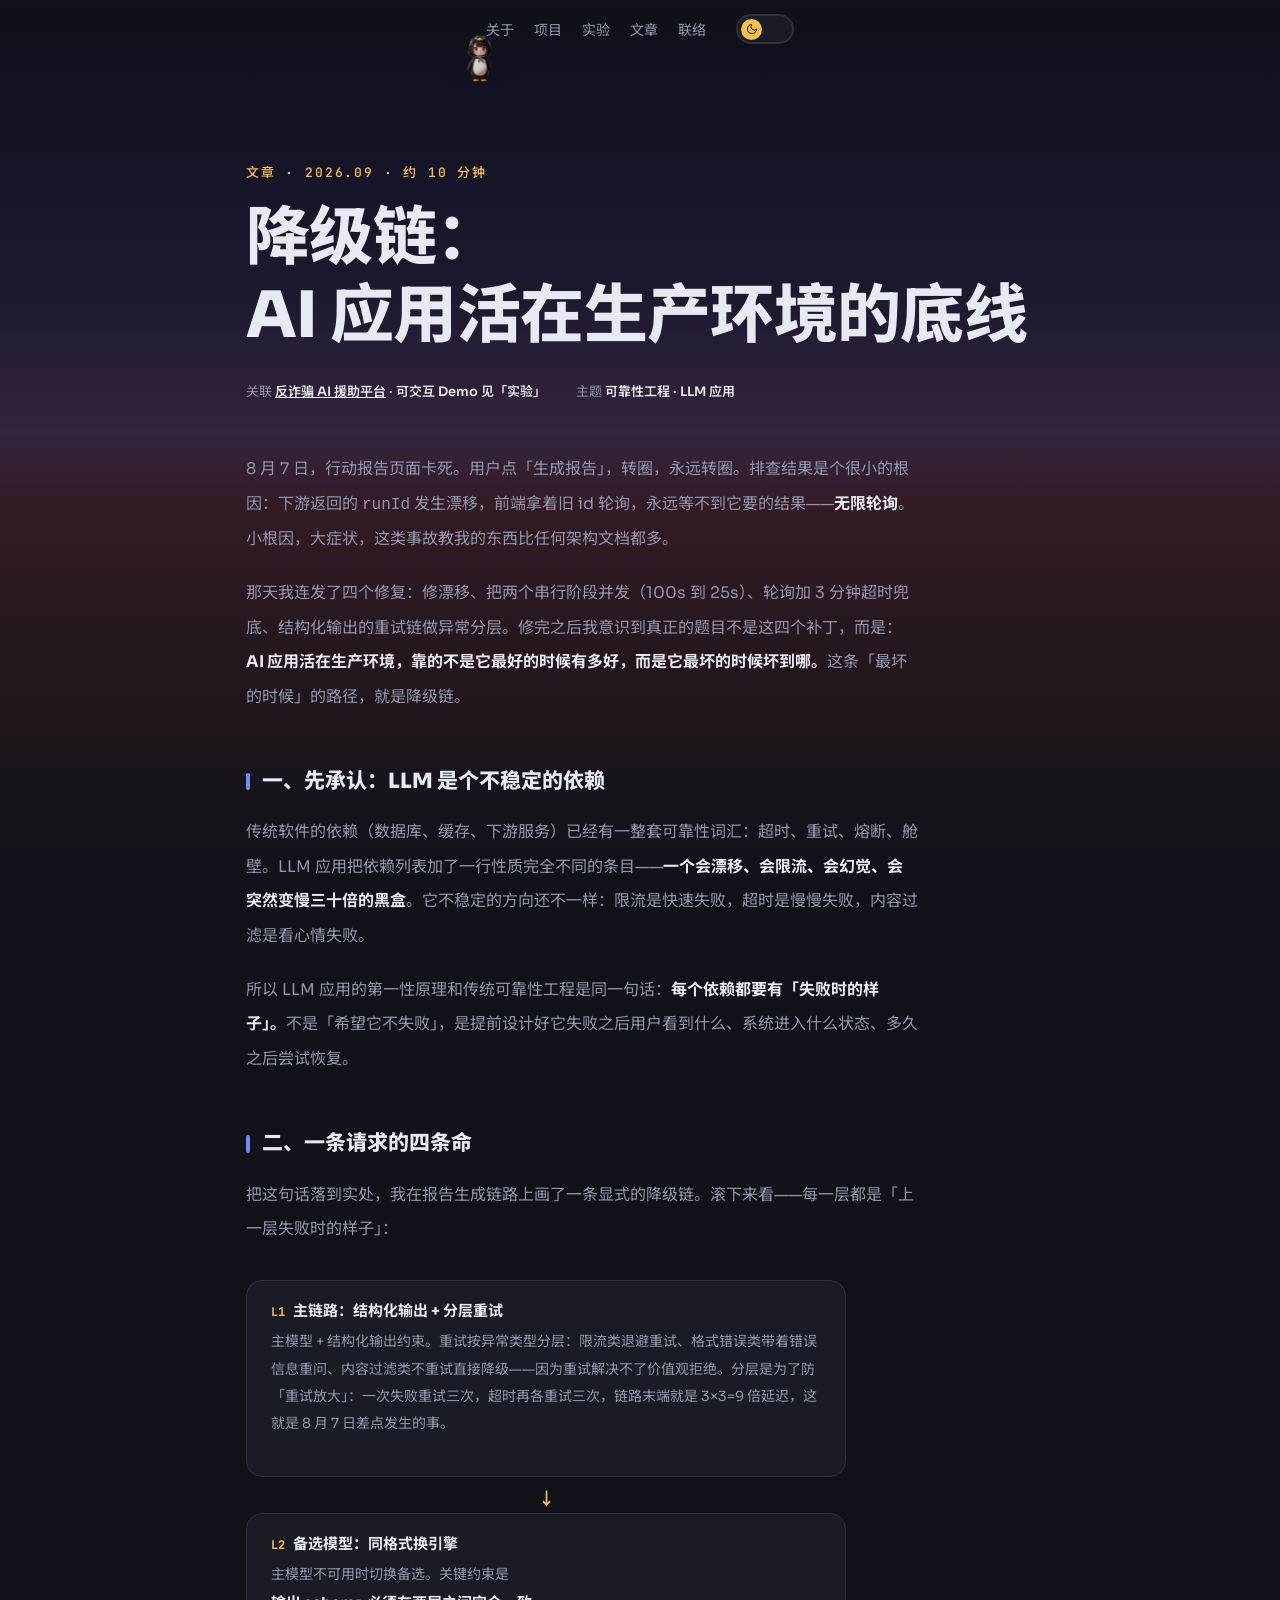
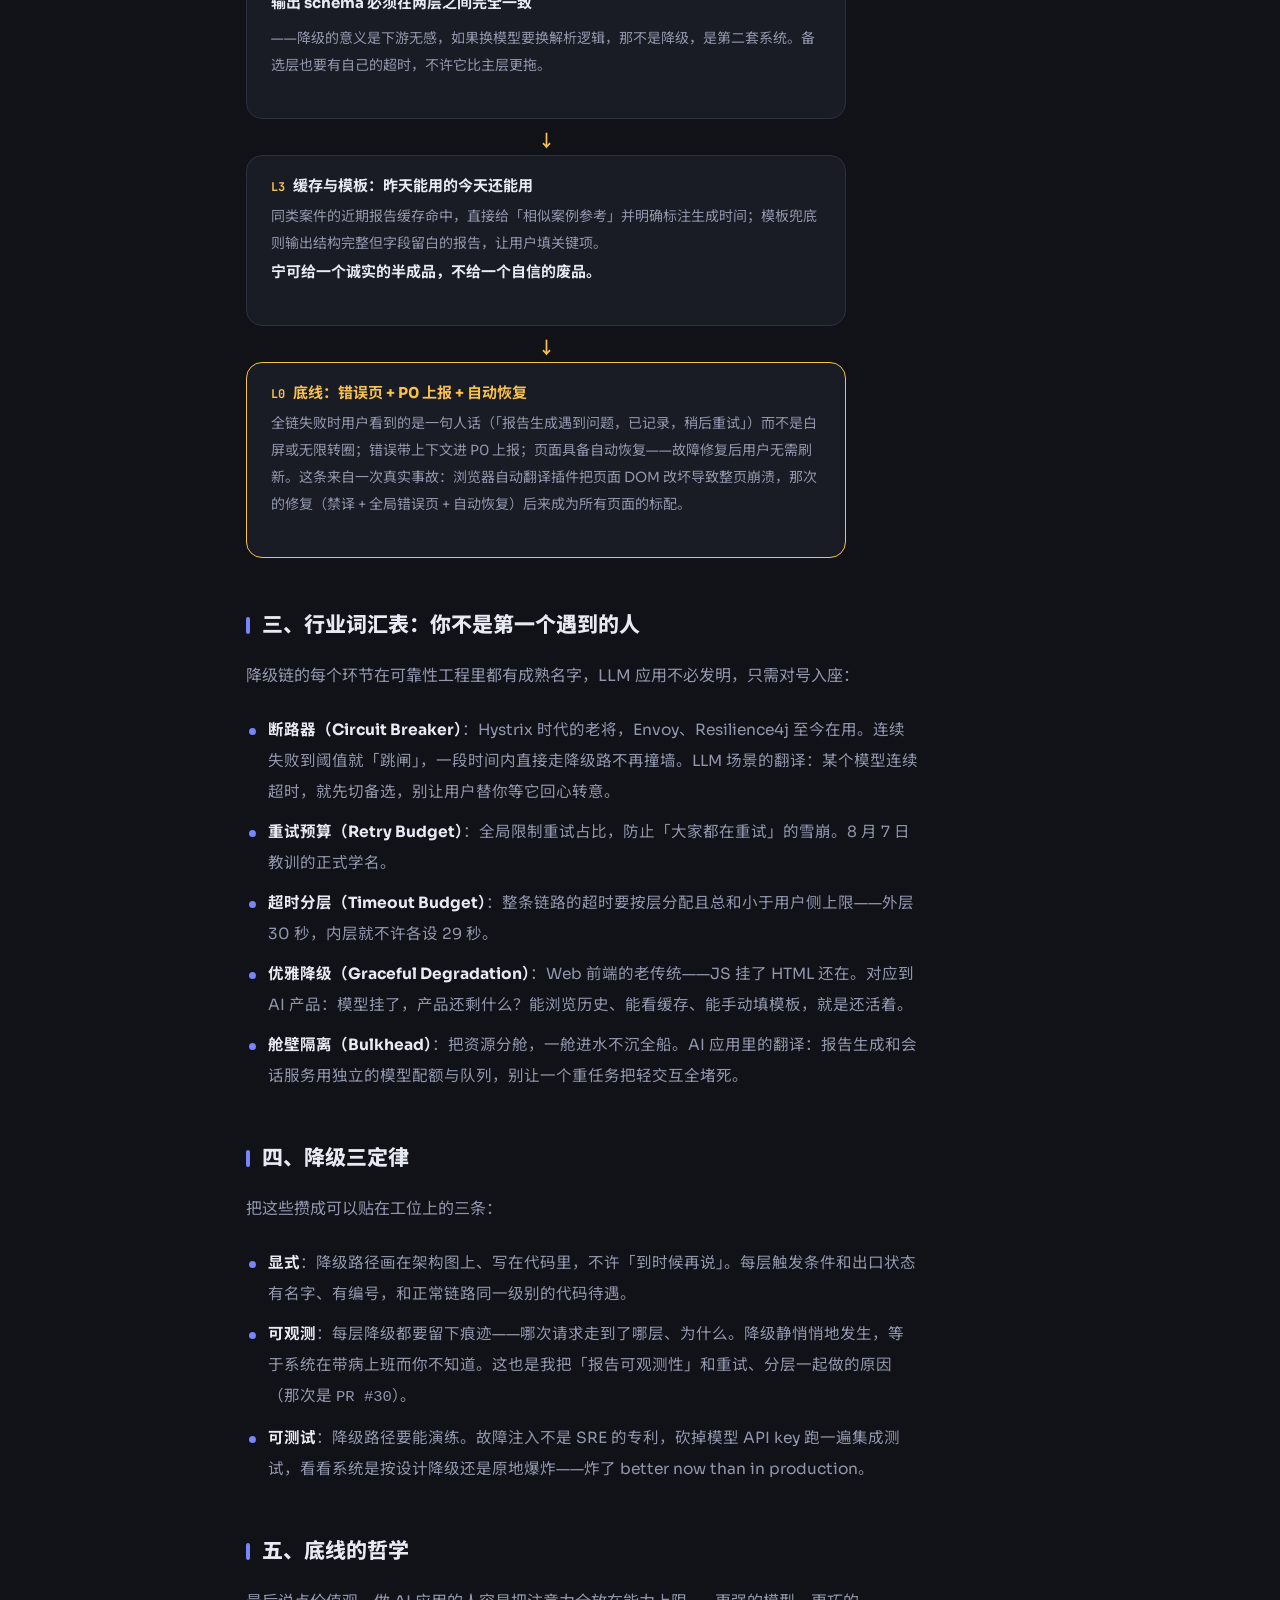
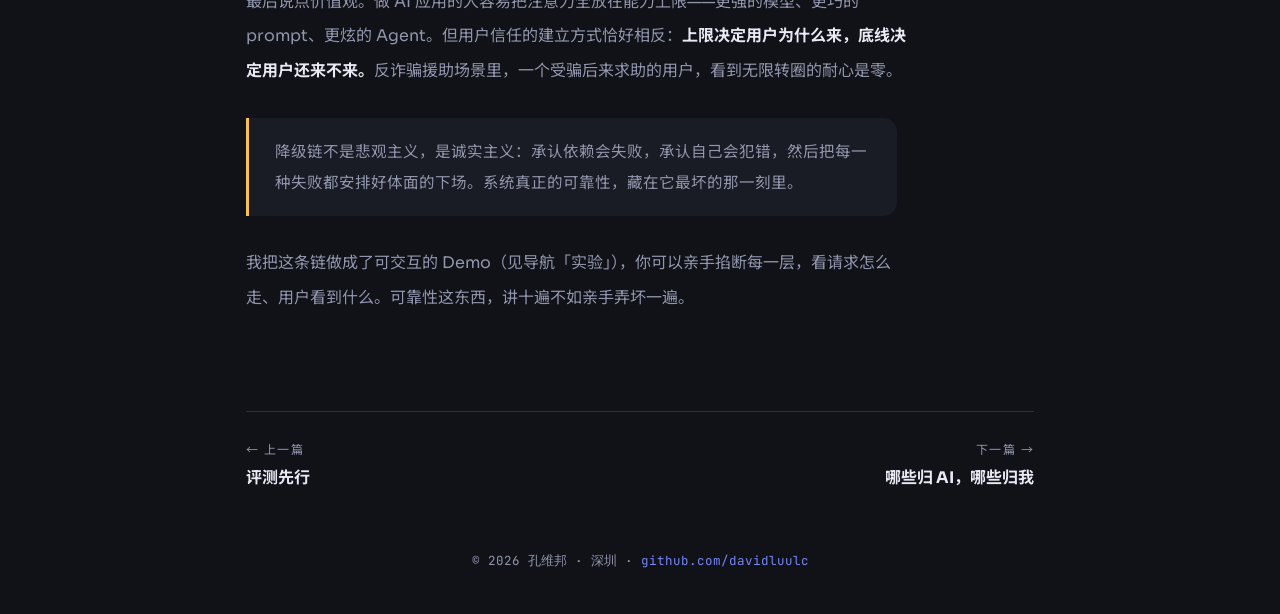
<file: articles/fallback-chain.html>
<!DOCTYPE html>
<html lang="zh-CN" data-theme="dark">
<head>
<meta charset="UTF-8">
<meta name="viewport" content="width=device-width, initial-scale=1.0">
<title>降级链：AI 应用活在生产环境的底线 — 孔维邦</title>
<meta name="description" content="每个依赖都要有「失败时的样子」。从 8 月 7 日一次线上卡死说起：重试放大、超时分层、模型降级、缓存兜底——把降级做成显式、可观测、可测试的链。">
<script>try{var t=localStorage.getItem("kwb-theme"),h=new Date().getHours();if(t){document.documentElement.setAttribute("data-theme",t)}else if(h>=6&&h<18){document.documentElement.setAttribute("data-theme","light")}}catch(e){}</script>
<link rel="preconnect" href="https://fonts.googleapis.com">
<link rel="preconnect" href="https://fonts.gstatic.com" crossorigin>
<link href="https://fonts.googleapis.com/css2?family=Sora:wght@400;600;700;800&family=JetBrains+Mono:ital,wght@0,400;0,700;1,400&family=Noto+Sans+SC:wght@400;500;700;900&display=swap" rel="stylesheet">
<link rel="stylesheet" href="../assets/css/site.css">
<link rel="stylesheet" href="../assets/css/page.css">
<link rel="stylesheet" href="../assets/css/gua.css">
</head>
<body class="pg">

<header class="bar" id="topbar">
  <div class="bar-in">
    <nav class="links">
      <a href="../index.html#about">关于</a>
      <a href="../index.html#projects">项目</a>
      <a href="../demo/fallback.html">实验</a>
      <a href="../index.html#writing">文章</a>
      <a href="../index.html#contact">联络</a>
    </nav>
    <button class="toggle" id="themeToggle" aria-label="切换亮暗模式">
      <span class="knob">
        <svg viewBox="0 0 24 24" id="knobIcon"><path id="knobPath" d="M21 12.8A9 9 0 1 1 11.2 3 7 7 0 0 0 21 12.8Z"/></svg>
      </span>
    </button>
  </div>
  <svg class="gua-rail" viewBox="0 0 1440 80" preserveAspectRatio="none" aria-hidden="true">
    <path d="M -120 80 L 1560 80"/>
  </svg>
</header>

<main id="main">
<div class="wrap">

  <div class="page-head">
    <p class="kicker" data-rv>文章 · 2026.09 · 约 10 分钟</p>
    <h1 class="page-title" data-rv="90">降级链：<br>AI 应用活在生产环境的底线</h1>
    <div class="meta" data-rv="180">
      <span>关联 <b><a href="../projects/shieldassist.html" style="color:inherit">反诈骗 AI 援助平台</a> · 可交互 Demo 见「实验」</b></span>
      <span>主题 <b>可靠性工程 · LLM 应用</b></span>
    </div>
  </div>

  <div class="article">

    <p data-rv>8 月 7 日，行动报告页面卡死。用户点「生成报告」，转圈，永远转圈。排查结果是个很小的根因：下游返回的 <code>runId</code> 发生漂移，前端拿着旧 id 轮询，永远等不到它要的结果——<b>无限轮询</b>。小根因，大症状，这类事故教我的东西比任何架构文档都多。</p>

    <p data-rv>那天我连发了四个修复：修漂移、把两个串行阶段并发（100s 到 25s）、轮询加 3 分钟超时兜底、结构化输出的重试链做异常分层。修完之后我意识到真正的题目不是这四个补丁，而是：<b>AI 应用活在生产环境，靠的不是它最好的时候有多好，而是它最坏的时候坏到哪。</b>这条「最坏的时候」的路径，就是降级链。</p>

    <h3 data-rv>一、先承认：LLM 是个不稳定的依赖</h3>
    <p data-rv>传统软件的依赖（数据库、缓存、下游服务）已经有一整套可靠性词汇：超时、重试、熔断、舱壁。LLM 应用把依赖列表加了一行性质完全不同的条目——<b>一个会漂移、会限流、会幻觉、会突然变慢三十倍的黑盒</b>。它不稳定的方向还不一样：限流是快速失败，超时是慢慢失败，内容过滤是看心情失败。</p>
    <p data-rv>所以 LLM 应用的第一性原理和传统可靠性工程是同一句话：<b>每个依赖都要有「失败时的样子」。</b>不是「希望它不失败」，是提前设计好它失败之后用户看到什么、系统进入什么状态、多久之后尝试恢复。</p>

    <h3 data-rv>二、一条请求的四条命</h3>
    <p data-rv>把这句话落到实处，我在报告生成链路上画了一条显式的降级链。滚下来看——每一层都是「上一层失败时的样子」：</p>

    <div class="flow">
      <div class="fstep" data-rv>
        <b><em>L1</em>主链路：结构化输出 + 分层重试</b>
        <p>主模型 + 结构化输出约束。重试按异常类型分层：限流类退避重试、格式错误类带着错误信息重问、内容过滤类不重试直接降级——因为重试解决不了价值观拒绝。分层是为了防「重试放大」：一次失败重试三次，超时再各重试三次，链路末端就是 3×3=9 倍延迟，这就是 8 月 7 日差点发生的事。</p>
      </div>
      <div class="fstep" data-rv>
        <b><em>L2</em>备选模型：同格式换引擎</b>
        <p>主模型不可用时切换备选。关键约束是<b>输出 schema 必须在两层之间完全一致</b>——降级的意义是下游无感，如果换模型要换解析逻辑，那不是降级，是第二套系统。备选层也要有自己的超时，不许它比主层更拖。</p>
      </div>
      <div class="fstep" data-rv>
        <b><em>L3</em>缓存与模板：昨天能用的今天还能用</b>
        <p>同类案件的近期报告缓存命中，直接给「相似案例参考」并明确标注生成时间；模板兜底则输出结构完整但字段留白的报告，让用户填关键项。<b>宁可给一个诚实的半成品，不给一个自信的废品。</b></p>
      </div>
      <div class="fstep hl" data-rv>
        <b><em>L0</em>底线：错误页 + P0 上报 + 自动恢复</b>
        <p>全链失败时用户看到的是一句人话（「报告生成遇到问题，已记录，稍后重试」）而不是白屏或无限转圈；错误带上下文进 P0 上报；页面具备自动恢复——故障修复后用户无需刷新。这条来自一次真实事故：浏览器自动翻译插件把页面 DOM 改坏导致整页崩溃，那次的修复（禁译 + 全局错误页 + 自动恢复）后来成为所有页面的标配。</p>
      </div>
    </div>

    <h3 data-rv>三、行业词汇表：你不是第一个遇到的人</h3>
    <p data-rv>降级链的每个环节在可靠性工程里都有成熟名字，LLM 应用不必发明，只需对号入座：</p>
    <ul>
      <li data-rv><b>断路器（Circuit Breaker）</b>：Hystrix 时代的老将，Envoy、Resilience4j 至今在用。连续失败到阈值就「跳闸」，一段时间内直接走降级路不再撞墙。LLM 场景的翻译：某个模型连续超时，就先切备选，别让用户替你等它回心转意。</li>
      <li data-rv><b>重试预算（Retry Budget）</b>：全局限制重试占比，防止「大家都在重试」的雪崩。8 月 7 日教训的正式学名。</li>
      <li data-rv><b>超时分层（Timeout Budget）</b>：整条链路的超时要按层分配且总和小于用户侧上限——外层 30 秒，内层就不许各设 29 秒。</li>
      <li data-rv><b>优雅降级（Graceful Degradation）</b>：Web 前端的老传统——JS 挂了 HTML 还在。对应到 AI 产品：模型挂了，产品还剩什么？能浏览历史、能看缓存、能手动填模板，就是还活着。</li>
      <li data-rv><b>舱壁隔离（Bulkhead）</b>：把资源分舱，一舱进水不沉全船。AI 应用里的翻译：报告生成和会话服务用独立的模型配额与队列，别让一个重任务把轻交互全堵死。</li>
    </ul>

    <h3 data-rv>四、降级三定律</h3>
    <p data-rv>把这些攒成可以贴在工位上的三条：</p>
    <ul>
      <li data-rv><b>显式</b>：降级路径画在架构图上、写在代码里，不许「到时候再说」。每层触发条件和出口状态有名字、有编号，和正常链路同一级别的代码待遇。</li>
      <li data-rv><b>可观测</b>：每层降级都要留下痕迹——哪次请求走到了哪层、为什么。降级静悄悄地发生，等于系统在带病上班而你不知道。这也是我把「报告可观测性」和重试、分层一起做的原因（那次是 <code>PR #30</code>）。</li>
      <li data-rv><b>可测试</b>：降级路径要能演练。故障注入不是 SRE 的专利，砍掉模型 API key 跑一遍集成测试，看看系统是按设计降级还是原地爆炸——炸了 better now than in production。</li>
    </ul>

    <h3 data-rv>五、底线的哲学</h3>
    <p data-rv>最后说点价值观。做 AI 应用的人容易把注意力全放在能力上限——更强的模型、更巧的 prompt、更炫的 Agent。但用户信任的建立方式恰好相反：<b>上限决定用户为什么来，底线决定用户还来不来。</b>反诈骗援助场景里，一个受骗后来求助的用户，看到无限转圈的耐心是零。</p>
    <blockquote data-rv>降级链不是悲观主义，是诚实主义：承认依赖会失败，承认自己会犯错，然后把每一种失败都安排好体面的下场。系统真正的可靠性，藏在它最坏的那一刻里。</blockquote>
    <p data-rv>我把这条链做成了可交互的 Demo（见导航「实验」），你可以亲手掐断每一层，看请求怎么走、用户看到什么。可靠性这东西，讲十遍不如亲手弄坏一遍。</p>

  </div>

  <div class="pn">
    <a href="eval-first.html"><span class="lbl">← 上一篇</span><span class="ttl">评测先行</span></a>
    <a class="next" href="ai-division.html"><span class="lbl">下一篇 →</span><span class="ttl">哪些归 AI，哪些归我</span></a>
  </div>

</div>
</main>

<footer class="foot">© 2026 孔维邦 · 深圳 · <a href="https://github.com/davidluulc" target="_blank" rel="noopener">github.com/davidluulc</a></footer>

<script src="../assets/js/site.js"></script>
<script src="../assets/js/gua.js"></script>
<script>
SitePage.init();
GuaPet.init({base:'../assets/gua/',ver:'?v=15',scale:.3,xMin:40,xMax:function(){return innerWidth/2+40},always:true,
  surfaces:innerWidth>900?[{path:document.querySelector('.gua-rail path'),sp:100,dd:0,delay:0,
    svg:document.querySelector('.gua-rail'),vbW:1440,vbH:80,driftAmp:0}]:[]});
</script>
</body>
</html>
</file>
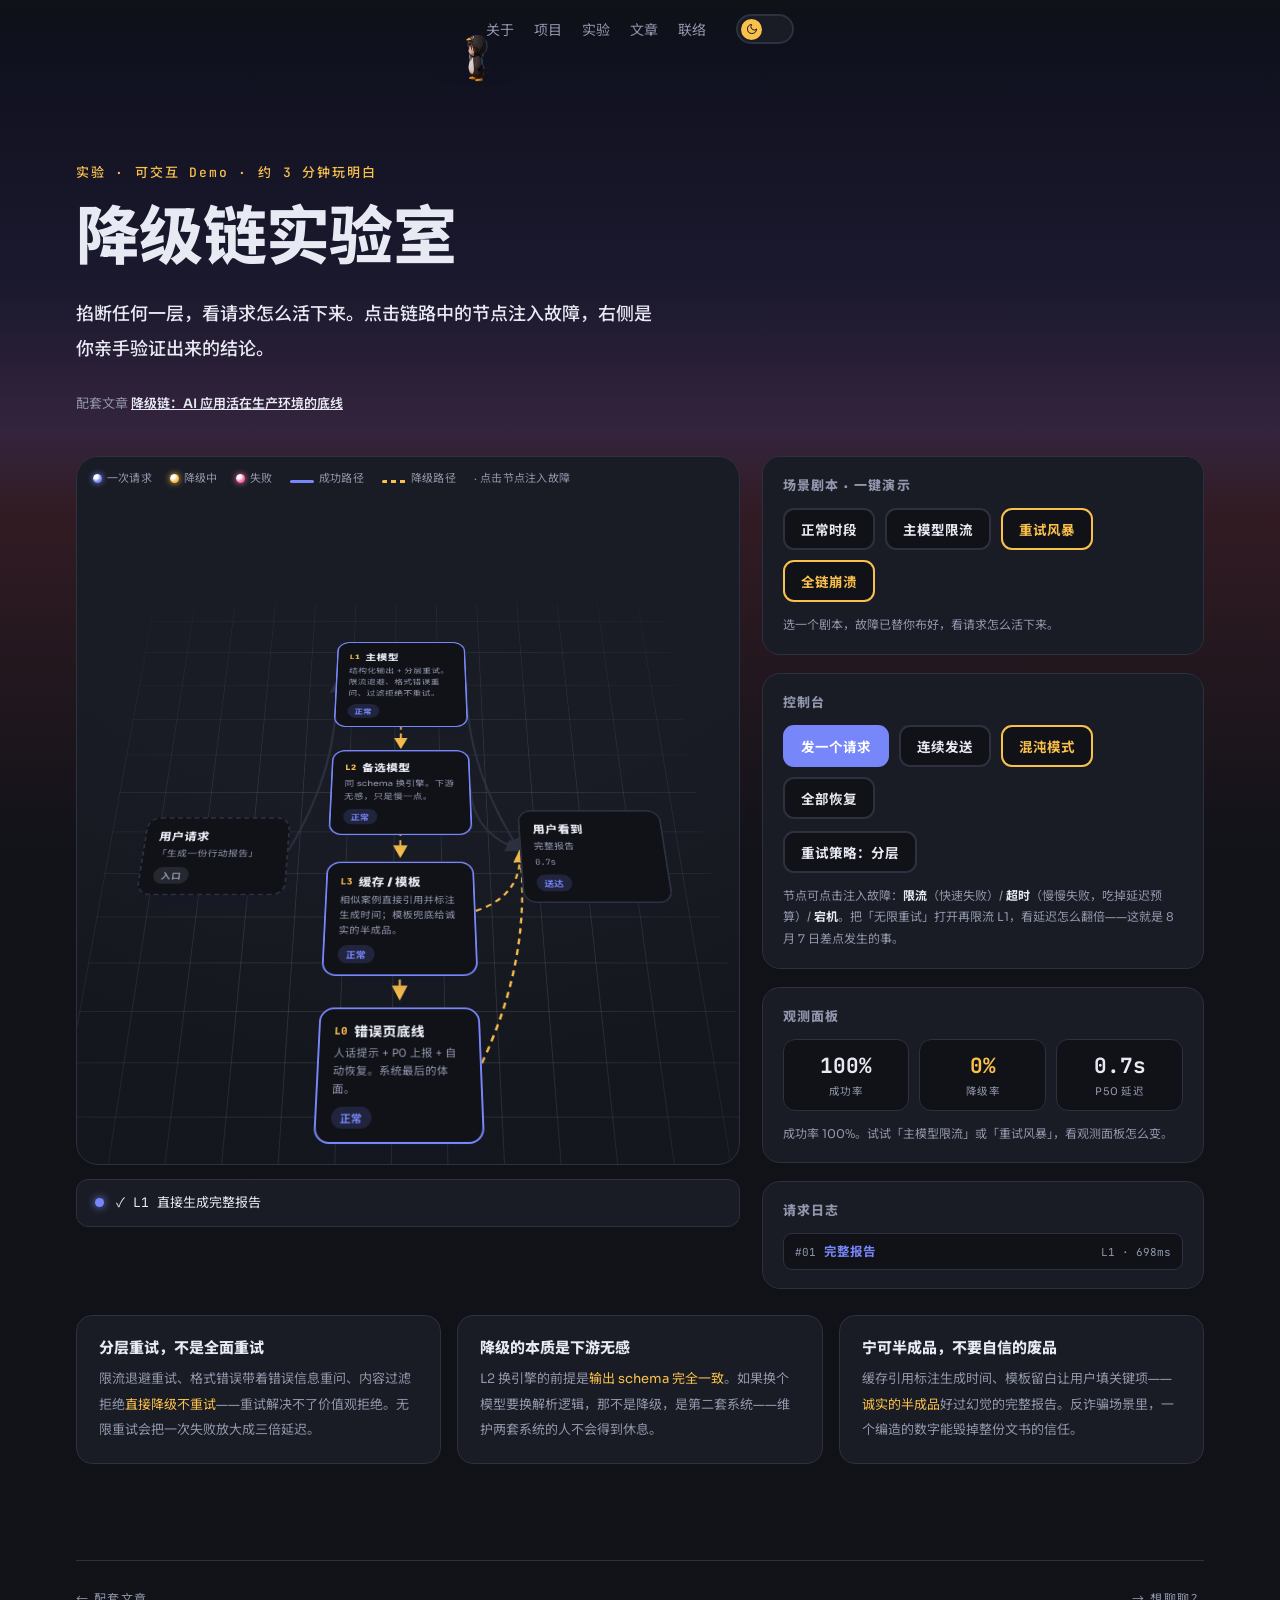
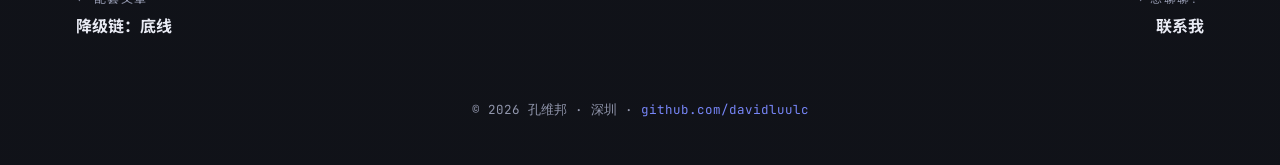
<file: demo/fallback.html>
<!DOCTYPE html>
<html lang="zh-CN" data-theme="dark">
<head>
<meta charset="UTF-8">
<meta name="viewport" content="width=device-width, initial-scale=1.0">
<title>降级链实验室 — 孔维邦</title>
<meta name="description" content="可交互 Demo：掐断任何一层，看请求怎么活下来。故障注入、分层重试 vs 无限重试、缓存兜底、错误页底线——那篇《降级链》的现场版。">
<script>try{var t=localStorage.getItem("kwb-theme"),h=new Date().getHours();if(t){document.documentElement.setAttribute("data-theme",t)}else if(h>=6&&h<18){document.documentElement.setAttribute("data-theme","light")}}catch(e){}</script>
<link rel="preconnect" href="https://fonts.googleapis.com">
<link rel="preconnect" href="https://fonts.gstatic.com" crossorigin>
<link href="https://fonts.googleapis.com/css2?family=Sora:wght@400;600;700;800&family=JetBrains+Mono:ital,wght@0,400;0,700;1,400&family=Noto+Sans+SC:wght@400;500;700;900&display=swap" rel="stylesheet">
<link rel="stylesheet" href="../assets/css/site.css">
<link rel="stylesheet" href="../assets/css/page.css">
<link rel="stylesheet" href="../assets/css/gua.css">
<style>
/* ============ 降级链实验室（页面专属） ============ */
/* 实验室是三列网格，正文列放宽到 1180px（全站 wrap 840px 装不下舞台） */
.wrap{max-width:1180px}
.lab{display:grid;grid-template-columns:minmax(0,1.5fr) minmax(280px,1fr);gap:22px;margin-top:44px}
@media(max-width:1140px){.lab{grid-template-columns:1fr}}

/* ---- 舞台：透视桌板（CSS 3D 走合成器管线，本机 GPU 栈安全） ---- */
.stage{position:relative;background:var(--bg-card);border:1.5px solid var(--line);border-radius:22px;
  padding:26px 18px 20px;min-height:560px;overflow:hidden;
  perspective:1250px;perspective-origin:50% 22%;
  background-image:radial-gradient(120% 90% at 50% 0%,transparent 55%,color-mix(in srgb,var(--bg) 55%,transparent))}
.deck{position:relative;transform:rotateX(42deg);transform-origin:50% 100%;
  transform-style:preserve-3d;transition:transform .6s ease}
.deck::before{content:"";position:absolute;inset:-70px -40px -30px;pointer-events:none;
  background:
    repeating-linear-gradient(90deg,color-mix(in srgb,var(--text) 11%,transparent) 0 1px,transparent 1px 56px),
    repeating-linear-gradient(0deg,color-mix(in srgb,var(--text) 11%,transparent) 0 1px,transparent 1px 56px);
  border-radius:18px;
  -webkit-mask-image:radial-gradient(85% 85% at 50% 60%,#000 34%,transparent 100%);
  mask-image:radial-gradient(85% 85% at 50% 60%,#000 34%,transparent 100%)}
.stage svg.wires{position:absolute;inset:0;width:100%;height:100%;pointer-events:none}
.wire{stroke:var(--line);stroke-width:2.5;fill:none;transition:stroke .4s,stroke-width .3s,opacity .3s}
.wire.hot{stroke:var(--accent)}
.wire.fall{stroke:var(--gold);stroke-dasharray:7 6;animation:dashFlow 1.5s linear infinite}
.wire.lit{stroke:var(--accent);stroke-width:4.5;filter:drop-shadow(0 0 5px var(--accent))}
.wire.lit.goldline{stroke:var(--gold);filter:drop-shadow(0 0 5px var(--gold))}
.wire.lit.badline{stroke:var(--pink);filter:drop-shadow(0 0 5px var(--pink))}
.wire.dim{opacity:.25}
@keyframes dashFlow{to{stroke-dashoffset:-26}}
@media(prefers-reduced-motion:reduce){.wire.fall{animation:none}}
.node{position:relative;z-index:2;width:172px;background:var(--bg);border:2px solid var(--line);
  border-radius:16px;padding:13px 15px;cursor:pointer;user-select:none;
  transform:translateZ(16px);
  box-shadow:0 16px 28px -14px rgba(16,22,48,.45);
  transition:border-color .25s,transform .3s cubic-bezier(.34,1.56,.64,1),box-shadow .3s}
.node:hover{transform:translateZ(34px);box-shadow:0 30px 48px -16px rgba(16,22,48,.55)}
.node b{display:block;font-size:14.5px;font-weight:800;color:var(--text)}
.node b em{font-style:normal;font-family:"JetBrains Mono",monospace;font-size:11px;
  color:var(--gold);margin-right:7px;vertical-align:2px}
.node p{font-size:11.5px;line-height:1.65;color:var(--text-dim);margin-top:5px}
.node .st{display:inline-block;margin-top:8px;font-family:"JetBrains Mono","Noto Sans SC",monospace;
  font-size:11px;font-weight:700;padding:3px 9px;border-radius:99px;letter-spacing:.05em;
  transition:background .3s,color .3s}
.node .tip{position:absolute;left:calc(100% + 16px);top:2px;
  width:208px;background:var(--bg);border:1.5px solid var(--gold);border-radius:12px;
  padding:11px 13px;font-size:11.5px;line-height:1.75;color:var(--text-dim);
  opacity:0;pointer-events:none;transition:opacity .25s;
  transform:translateZ(48px);   /* 3D 空间 z-index 失效，用深度压过所有卡片 */
  box-shadow:0 14px 30px -12px rgba(16,22,48,.4)}
.node .tip b{font-size:11.5px;color:var(--gold)}
.node:hover .tip,.node:focus-visible .tip{opacity:1}
.node.ok{border-color:var(--accent)}
.node.ok .st{background:color-mix(in srgb,var(--accent) 16%,transparent);color:var(--accent)}
.node.rate{border-color:var(--gold)}
.node.rate .st{background:color-mix(in srgb,var(--gold) 16%,transparent);color:var(--gold)}
.node.slow{border-color:var(--pink)}
.node.slow .st{background:color-mix(in srgb,var(--pink) 16%,transparent);color:var(--pink)}
.node.down{border-color:hsl(3 80% 55%);animation:nodeShake .5s ease 2}
.node.down .st{background:color-mix(in srgb,hsl(3 80% 55%) 16%,transparent);color:hsl(3 80% 55%)}
@keyframes nodeShake{25%{transform:translate3d(-3px,0,14px)}75%{transform:translate3d(3px,0,14px)}}
.node.hit{box-shadow:0 0 0 4px color-mix(in srgb,var(--accent) 25%,transparent)}
.node.goldhit{box-shadow:0 0 0 4px color-mix(in srgb,var(--gold) 30%,transparent)}
.node.src{cursor:default;border-style:dashed}
.node.out{cursor:default}
/* 悬停 L2/L3：出口卡沿桌板向右滑出让位（半隐退焦，概念卡完整呈现） */
#nOut{transform:translateZ(16px);transition:transform .5s cubic-bezier(.34,1.2,.64,1),box-shadow .3s,opacity .4s}
#nL2:hover ~ #nOut,#nL3:hover ~ #nOut{
  transform:translateZ(16px) translateX(132px);opacity:.3;
  box-shadow:0 22px 36px -18px rgba(16,22,48,.5)}
.lab-grid{position:relative;z-index:1;display:grid;
  grid-template-columns:172px 1fr 190px;grid-template-rows:repeat(4,auto);
  gap:36px 14px;align-items:start;justify-items:center}
#nSrc{grid-area:1/1/5/2;align-self:center}
#nL1{grid-area:1/2}
#nL2{grid-area:2/2}
#nL3{grid-area:3/2}
#nL0{grid-area:4/2}
#nOut{grid-area:1/3/5/4;align-self:center}
@media(max-width:760px){
  .lab-grid{grid-template-columns:1fr;grid-template-rows:auto;justify-items:stretch}
  #nSrc,#nL1,#nL2,#nL3,#nL0,#nOut{grid-area:auto;width:100%;max-width:300px;margin:0 auto}
  .stage{perspective:none}
  .deck{transform:none}
  .deck::before{display:none}
  .node{transform:none}
  .node:hover{transform:translateY(-3px)}
  .node .tip{display:none}
  #nL2:hover ~ #nOut,#nL3:hover ~ #nOut{transform:translateZ(16px)}
  .stage svg.wires{display:none}
  .lab-grid .node+.node{margin-top:26px}
  .lab-grid .node+.node::before{content:"↓";display:block;text-align:center;color:var(--gold);
    font-weight:700;font-size:16px;margin:-18px 0 6px}
}

/* ---- 请求点（落在桌板上的发光体：内核+光晕双层） ---- */
.dot{position:absolute;z-index:3;width:14px;height:14px;border-radius:50%;margin:-7px 0 0 -7px;
  background:radial-gradient(circle at 34% 30%,#fff 0 18%,var(--accent) 55%,color-mix(in srgb,var(--accent) 55%,transparent) 100%);
  box-shadow:0 0 14px var(--accent),0 0 4px color-mix(in srgb,#fff 70%,transparent);
  pointer-events:none;will-change:transform}
.dot.gold{background:radial-gradient(circle at 34% 30%,#fff 0 18%,var(--gold) 55%,color-mix(in srgb,var(--gold) 55%,transparent) 100%);
  box-shadow:0 0 14px var(--gold),0 0 4px color-mix(in srgb,#fff 70%,transparent)}
.dot.bad{background:radial-gradient(circle at 34% 30%,#fff 0 18%,var(--pink) 55%,color-mix(in srgb,var(--pink) 55%,transparent) 100%);
  box-shadow:0 0 14px var(--pink),0 0 4px color-mix(in srgb,#fff 70%,transparent)}
.trail{position:absolute;z-index:2;width:8px;height:8px;border-radius:50%;margin:-4px 0 0 -4px;
  background:var(--accent);pointer-events:none;animation:trailFade .62s forwards}
.trail.gold{background:var(--gold)}
.trail.bad{background:var(--pink)}
@keyframes trailFade{to{opacity:0}}

/* ---- 图例（舞台顶部浮层，不参与 3D） ---- */
.legend{position:absolute;top:12px;left:16px;z-index:6;display:flex;flex-wrap:wrap;gap:6px 18px;
  font-size:11px;color:var(--text-dim);pointer-events:none;letter-spacing:.02em}
.legend i{display:inline-block;vertical-align:-1px;margin-right:5px}
.legend .d{width:9px;height:9px;border-radius:50%;
  background:radial-gradient(circle at 34% 30%,#fff 0 22%,var(--accent) 60%);box-shadow:0 0 6px var(--accent)}
.legend .d.g{background:radial-gradient(circle at 34% 30%,#fff 0 22%,var(--gold) 60%);box-shadow:0 0 6px var(--gold)}
.legend .d.b{background:radial-gradient(circle at 34% 30%,#fff 0 22%,var(--pink) 60%);box-shadow:0 0 6px var(--pink)}
.legend .w{width:24px;height:3px;border-radius:2px;background:var(--accent)}
.legend .w.g{background:repeating-linear-gradient(90deg,var(--gold) 0 5px,transparent 5px 9px)}

/* ---- 解说字幕条 ---- */
.narr{margin-top:14px;padding:12px 18px;border-radius:12px;background:var(--bg-card);
  border:1.5px solid var(--line);display:flex;align-items:center;gap:12px;
  font-family:"JetBrains Mono","Noto Sans SC",monospace;font-size:13px;color:var(--text)}
.narr .led{width:9px;height:9px;border-radius:50%;background:var(--accent);flex:none;
  transition:background .3s;box-shadow:0 0 8px var(--accent)}
.narr.gold .led{background:var(--gold);box-shadow:0 0 8px var(--gold)}
.narr.bad .led{background:var(--pink);box-shadow:0 0 8px var(--pink)}
.narr #narrText{line-height:1.7}

/* ---- 控制台 ---- */
.console{display:flex;flex-direction:column;gap:18px}
.panel{background:var(--bg-card);border:1.5px solid var(--line);border-radius:18px;padding:18px 20px}
.panel h4{font-size:13px;font-weight:800;letter-spacing:.1em;color:var(--text-dim);margin-bottom:14px}
.ctrl-row{display:flex;flex-wrap:wrap;gap:10px}
.btn-lab{font-family:inherit;font-weight:700;font-size:13.5px;border-radius:11px;padding:9px 16px;
  border:2px solid var(--line);background:var(--bg);color:var(--text);cursor:pointer;
  transition:all .2s cubic-bezier(.34,1.56,.64,1)}
.btn-lab:hover{transform:translateY(-2px);border-color:var(--accent)}
.btn-lab.primary{background:var(--accent);border-color:var(--accent);color:#fff}
.btn-lab.warn{border-color:var(--gold);color:var(--gold)}
.btn-lab.on{background:var(--gold);border-color:var(--gold);color:var(--bg)}
.hint{font-size:12px;line-height:1.8;color:var(--text-dim);margin-top:12px}
.hint b{color:var(--text)}
.stats-row{display:grid;grid-template-columns:repeat(3,1fr);gap:10px}
.stat-l{background:var(--bg);border:1.5px solid var(--line);border-radius:12px;padding:12px 10px;text-align:center}
.stat-l b{display:block;font-family:"JetBrains Mono","Noto Sans SC",monospace;font-size:21px;font-weight:700;color:var(--text)}
.stat-l.gold b{color:var(--gold)}
.stat-l.bad b{color:var(--pink)}
.stat-l span{display:block;font-size:10.5px;color:var(--text-dim);margin-top:4px;letter-spacing:.05em}

/* ---- 结果流 ---- */
.feed{max-height:300px;overflow-y:auto;display:flex;flex-direction:column;gap:7px}
.fitem{display:flex;align-items:baseline;gap:8px;font-size:12.5px;line-height:1.7;
  font-family:"JetBrains Mono","Noto Sans SC",monospace;color:var(--text-dim);
  background:var(--bg);border:1px solid var(--line);border-radius:9px;padding:7px 11px;
  animation:feedIn .35s ease}
@keyframes feedIn{from{opacity:0;transform:translateY(-6px)}}
.fitem .no{color:var(--text-dim);font-size:11px}
.fitem.ok .rs{color:var(--accent);font-weight:700}
.fitem.deg .rs{color:var(--gold);font-weight:700}
.fitem.bad .rs{color:var(--pink);font-weight:700}
.fitem .lat{margin-left:auto;font-size:11px}

/* ---- 概念注解 ---- */
.notes{display:grid;grid-template-columns:repeat(3,1fr);gap:16px;margin-top:26px}
@media(max-width:860px){.notes{grid-template-columns:1fr}}
.note{background:var(--bg-card);border:1.5px solid var(--line);border-radius:16px;padding:20px 22px}
.note b{display:block;font-size:15px;font-weight:800;margin-bottom:9px;color:var(--text)}
.note p{font-size:13px;line-height:1.95;color:var(--text-dim)}
.note p em{font-style:normal;color:var(--gold)}
</style>
</head>
<body class="pg">

<header class="bar" id="topbar">
  <div class="bar-in">
    <nav class="links">
      <a href="../index.html#about">关于</a>
      <a href="../index.html#projects">项目</a>
      <a href="fallback.html">实验</a>
      <a href="../index.html#writing">文章</a>
      <a href="../index.html#contact">联络</a>
    </nav>
    <button class="toggle" id="themeToggle" aria-label="切换亮暗模式">
      <span class="knob">
        <svg viewBox="0 0 24 24" id="knobIcon"><path id="knobPath" d="M21 12.8A9 9 0 1 1 11.2 3 7 7 0 0 0 21 12.8Z"/></svg>
      </span>
    </button>
  </div>
  <svg class="gua-rail" viewBox="0 0 1440 80" preserveAspectRatio="none" aria-hidden="true">
    <path d="M -120 80 L 1560 80"/>
  </svg>
</header>

<main id="main">
<div class="wrap">

  <div class="page-head">
    <p class="kicker" data-rv>实验 · 可交互 Demo · 约 3 分钟玩明白</p>
    <h1 class="page-title" data-rv="90">降级链实验室</h1>
    <p class="page-sub" data-rv="180">掐断任何一层，看请求怎么活下来。点击链路中的节点注入故障，右侧是你亲手验证出来的结论。</p>
    <div class="meta" data-rv="270">
      <span>配套文章 <b><a href="../articles/fallback-chain.html" style="color:inherit">降级链：AI 应用活在生产环境的底线</a></b></span>
    </div>
  </div>

  <div class="lab" data-rv>
    <div>
    <div class="stage" id="stage">
      <div class="legend" aria-hidden="true">
        <span><i class="d"></i>一次请求</span>
        <span><i class="d g"></i>降级中</span>
        <span><i class="d b"></i>失败</span>
        <span><i class="w"></i>成功路径</span>
        <span><i class="w g"></i>降级路径</span>
        <span>· 点击节点注入故障</span>
      </div>
      <div class="deck" id="deck">
        <svg class="wires" id="wires"></svg>
        <div class="lab-grid">
        <div class="node src" id="nSrc">
          <b>用户请求</b>
          <p>「生成一份行动报告」</p>
          <span class="st" style="background:color-mix(in srgb,var(--text) 10%,transparent);color:var(--text-dim)">入口</span>
        </div>
        <div class="node ok" id="nL1" role="button" tabindex="0" aria-label="L1 主模型，点击切换故障类型">
          <b><em>L1</em>主模型</b>
          <p>结构化输出 + 分层重试。限流退避、格式错误重问、过滤拒绝不重试。</p>
          <span class="st">正常</span>
          <div class="tip"><b>分层重试</b>：限流类退避重试、格式错误带错误信息重问、内容过滤拒绝<b>直接降级</b>——重试解决不了价值观拒绝。</div>
        </div>
        <div class="node ok" id="nL2" role="button" tabindex="0" aria-label="L2 备选模型，点击切换故障类型">
          <b><em>L2</em>备选模型</b>
          <p>同 schema 换引擎。下游无感，只是慢一点。</p>
          <span class="st">正常</span>
          <div class="tip"><b>下游无感</b>：输出 schema 必须与主层完全一致。换模型要换解析逻辑，那不是降级，是第二套系统。</div>
        </div>
        <div class="node ok" id="nL3" role="button" tabindex="0" aria-label="L3 缓存模板，点击切换故障类型">
          <b><em>L3</em>缓存 / 模板</b>
          <p>相似案例直接引用并标注生成时间；模板兜底给诚实的半成品。</p>
          <span class="st">正常</span>
          <div class="tip"><b>诚实的半成品</b>：缓存引用标注生成时间、模板留白让用户填关键项——好过幻觉的完整报告。</div>
        </div>
        <div class="node ok" id="nL0" role="button" tabindex="0" aria-label="L0 错误页底线，点击切换故障类型">
          <b><em>L0</em>错误页底线</b>
          <p>人话提示 + P0 上报 + 自动恢复。系统最后的体面。</p>
          <span class="st">正常</span>
          <div class="tip"><b>最后的体面</b>：来自一次真实事故——浏览器自动翻译插件改坏 DOM 致整页崩溃，修复后成为所有页面的标配。</div>
        </div>
        <div class="node out" id="nOut">
          <b>用户看到</b>
          <p id="outNow">（等待第一个请求）</p>
          <span class="st" id="outTag" style="background:color-mix(in srgb,var(--text) 10%,transparent);color:var(--text-dim)">就绪</span>
        </div>
        </div>
      </div>
    </div>
    <div class="narr" id="narr"><span class="led"></span><span id="narrText">点一个「场景剧本」开始，或直接点击节点注入故障——看请求怎么活下来。</span></div>
    </div>

    <aside class="console">
      <div class="panel">
        <h4>场景剧本 · 一键演示</h4>
        <div class="ctrl-row">
          <button class="btn-lab" data-scene="calm">正常时段</button>
          <button class="btn-lab" data-scene="degrade">主模型限流</button>
          <button class="btn-lab warn" data-scene="storm">重试风暴</button>
          <button class="btn-lab warn" data-scene="crash">全链崩溃</button>
        </div>
        <p class="hint">选一个剧本，故障已替你布好，看请求怎么活下来。</p>
      </div>

      <div class="panel">
        <h4>控制台</h4>
        <div class="ctrl-row">
          <button class="btn-lab primary" id="sendOne">发一个请求</button>
          <button class="btn-lab" id="autoBtn">连续发送</button>
          <button class="btn-lab warn" id="chaosBtn">混沌模式</button>
          <button class="btn-lab" id="resetBtn">全部恢复</button>
        </div>
        <div class="ctrl-row" style="margin-top:12px">
          <button class="btn-lab" id="retryMode" title="教学开关：体验文章里的「重试放大」">重试策略：分层</button>
        </div>
        <p class="hint">节点可点击注入故障：<b>限流</b>（快速失败）/ <b>超时</b>（慢慢失败，吃掉延迟预算）/ <b>宕机</b>。把「无限重试」打开再限流 L1，看延迟怎么翻倍——这就是 8 月 7 日差点发生的事。</p>
      </div>

      <div class="panel">
        <h4>观测面板</h4>
        <div class="stats-row">
          <div class="stat-l"><b id="stSucc">–</b><span>成功率</span></div>
          <div class="stat-l gold"><b id="stDegr">–</b><span>降级率</span></div>
          <div class="stat-l"><b id="stP50">–</b><span>P50 延迟</span></div>
        </div>
        <p class="hint" id="statNote">发几个请求，让数字说话。</p>
      </div>

      <div class="panel">
        <h4>请求日志</h4>
        <div class="feed" id="feed"></div>
      </div>
    </aside>
  </div>

  <div class="notes" data-rv>
    <div class="note">
      <b>分层重试，不是全面重试</b>
      <p>限流退避重试、格式错误带着错误信息重问、内容过滤拒绝<em>直接降级不重试</em>——重试解决不了价值观拒绝。无限重试会把一次失败放大成三倍延迟。</p>
    </div>
    <div class="note">
      <b>降级的本质是下游无感</b>
      <p>L2 换引擎的前提是<em>输出 schema 完全一致</em>。如果换个模型要换解析逻辑，那不是降级，是第二套系统——维护两套系统的人不会得到休息。</p>
    </div>
    <div class="note">
      <b>宁可半成品，不要自信的废品</b>
      <p>缓存引用标注生成时间、模板留白让用户填关键项——<em>诚实的半成品</em>好过幻觉的完整报告。反诈骗场景里，一个编造的数字能毁掉整份文书的信任。</p>
    </div>
  </div>

  <div class="pn">
    <a href="../articles/fallback-chain.html"><span class="lbl">← 配套文章</span><span class="ttl">降级链：底线</span></a>
    <a class="next" href="../index.html#contact"><span class="lbl">→ 想聊聊？</span><span class="ttl">联系我</span></a>
  </div>

</div>
</main>

<footer class="foot">© 2026 孔维邦 · 深圳 · <a href="https://github.com/davidluulc" target="_blank" rel="noopener">github.com/davidluulc</a></footer>

<script src="../assets/js/site.js"></script>
<script src="../assets/js/gua.js"></script>
<script>
SitePage.init();
GuaPet.init({base:'../assets/gua/',ver:'?v=15',scale:.3,xMin:40,xMax:function(){return innerWidth/2+40},always:true,
  surfaces:innerWidth>900?[{path:document.querySelector('.gua-rail path'),sp:100,dd:0,delay:0,
    svg:document.querySelector('.gua-rail'),vbW:1440,vbH:80,driftAmp:0}]:[]});
</script>
<script>
/* ============ 降级链实验室引擎 ============ */
window.FallbackLab=(function(){
"use strict";
var reduce=matchMedia('(prefers-reduced-motion: reduce)').matches;

/* ---- 节点状态机：ok → rate → slow → down → ok ---- */
var STATES=['ok','rate','slow','down'];
var ST_LABEL={ok:'正常',rate:'限流',slow:'超时',down:'宕机'};
var NODES=[
  {id:'nL1',name:'L1 主模型', state:'ok'},
  {id:'nL2',name:'L2 备选',  state:'ok'},
  {id:'nL3',name:'L3 缓存/模板',state:'ok'},
  {id:'nL0',name:'L0 错误页',state:'ok'}
];
var retryMode='layered';   /* layered | infinite */
var autoOn=false, chaosOn=false;
var seq=0, results=[];     /* {ok, degraded, lat} */

var $=function(id){return document.getElementById(id)};
var stage=$('stage'), deck=$('deck'), grid=document.querySelector('.lab-grid'), wires=$('wires'), feed=$('feed');

NODES.forEach(function(n){
  var el=$(n.id);
  function cycle(){
    n.state=STATES[(STATES.indexOf(n.state)+1)%STATES.length];
    el.className='node '+n.state;
    el.querySelector('.st').textContent=ST_LABEL[n.state];
    drawWires();
  }
  el.addEventListener('click',cycle);
  el.addEventListener('keydown',function(e){if(e.key==='Enter'||e.key===' '){e.preventDefault();cycle()}});
});

/* ---- 连线（初始化与 resize 时按节点实际位置画） ---- */
var WIRES=[
  {from:'nSrc',to:'nL1',cls:''},
  {from:'nL1',to:'nOut',cls:'',label:'成功'},
  {from:'nL1',to:'nL2',cls:'fall'},
  {from:'nL2',to:'nOut',cls:'',label:'成功（慢）'},
  {from:'nL2',to:'nL3',cls:'fall'},
  {from:'nL3',to:'nOut',cls:'fall',label:'兜底'},
  {from:'nL3',to:'nL0',cls:'fall'},
  {from:'nL0',to:'nOut',cls:'fall',label:'底线'}
];
function center(id){
  /* 布局坐标（3D 变换前的本地系）：节点 offset 相对 lab-grid，再加 grid 相对 deck 的偏移 */
  var el=$(id);
  return {x:el.offsetLeft+grid.offsetLeft+el.offsetWidth/2,
          y:el.offsetTop+grid.offsetTop+el.offsetHeight/2};
}
function curve(a,b){
  var mx=(a.x+b.x)/2, my=(a.y+b.y)/2;
  var dx=b.x-a.x, dy=b.y-a.y, len=Math.hypot(dx,dy)||1;
  var cx=mx-dy/len*34, cy=my+dx/len*34;   /* 垂直偏移的控制点 */
  return 'M '+a.x.toFixed(1)+' '+a.y.toFixed(1)+' Q '+cx.toFixed(1)+' '+cy.toFixed(1)+' '+b.x.toFixed(1)+' '+b.y.toFixed(1);
}
/* ---- 布线：边缘到边缘（中段不再被卡片盖住） ----
   主干（L1→L2→L3→L0）= 上卡底边中点 → 下卡顶边中点的垂直直线；
   进出（入口→L1、各层→出口）= 右缘出、左缘入的侧向曲线。 */
function edgeAnchor(id,side){
  var el=$(id);
  var x=el.offsetLeft+grid.offsetLeft,y=el.offsetTop+grid.offsetTop;
  if(side==='right')return{x:x+el.offsetWidth,y:y+el.offsetHeight/2};
  if(side==='left')return{x:x,y:y+el.offsetHeight/2};
  if(side==='top')return{x:x+el.offsetWidth/2,y:y};
  return{x:x+el.offsetWidth/2,y:y+el.offsetHeight};
}
var MID_IDS=['nL1','nL2','nL3','nL0'];
function wirePath(w){
  var a,b;
  if(MID_IDS.indexOf(w.from)>=0&&MID_IDS.indexOf(w.to)>=0){
    a=edgeAnchor(w.from,'bottom');b=edgeAnchor(w.to,'top');
    return 'M '+a.x.toFixed(1)+' '+a.y.toFixed(1)+' L '+b.x.toFixed(1)+' '+b.y.toFixed(1);
  }
  a=edgeAnchor(w.from,'right');
  b=edgeAnchor(w.to,'left');
  return curve(a,b);
}
function drawWires(){
  if(innerWidth<=760){wires.innerHTML='';WIRES.forEach(function(w){w.el=null});return}
  var svgNs='http://www.w3.org/2000/svg';
  [].slice.call(wires.children).forEach(function(c){c.remove()});
  /* 方向箭头（按基础色两枚，主题色实时取值） */
  var defs=document.createElementNS(svgNs,'defs');
  var css=getComputedStyle(document.documentElement);
  var cGray=css.getPropertyValue('--line').trim()||'#888';
  var cGold=css.getPropertyValue('--gold').trim()||'#c90';
  defs.innerHTML=
    '<marker id="mGray" markerWidth="8" markerHeight="8" refX="6.5" refY="3.5" orient="auto"><path d="M0 0 L7 3.5 L0 7 Z" fill="'+cGray+'"/></marker>'+
    '<marker id="mGold" markerWidth="8" markerHeight="8" refX="6.5" refY="3.5" orient="auto"><path d="M0 0 L7 3.5 L0 7 Z" fill="'+cGold+'"/></marker>';
  wires.appendChild(defs);
  WIRES.forEach(function(w){
    var p=document.createElementNS(svgNs,'path');
    p.setAttribute('d',wirePath(w));
    var gold=w.cls==='fall';
    p.setAttribute('class','wire '+(gold?'fall':''));
    p.setAttribute('marker-end','url(#'+(gold?'mGold':'mGray')+')');
    wires.appendChild(p);
    w.el=p;
  });
}
function wireBetween(from,to){
  for(var i=0;i<WIRES.length;i++){
    if(WIRES[i].from===from&&WIRES[i].to===to)return WIRES[i].el;
  }
  return null;
}

/* ---- 请求点动画（DOM + rAF 沿贝塞尔，落在 3D 桌板上，带拖尾） ---- */
function trail(x,y,cls){
  var t=document.createElement('span');
  t.className='trail'+(cls?' '+cls:'');
  t.style.transform='translate3d('+x.toFixed(1)+'px,'+y.toFixed(1)+'px,20px)';
  deck.appendChild(t);
  setTimeout(function(){t.remove()},580);
}
/* ---- 解说字幕 ---- */
function narrate(text,cls){
  var n=$('narr');
  $('narrText').textContent=text;
  n.className='narr'+(cls?' '+cls:'');
}
function travel(fromId,toId,dur,cls,onDone,msg){
  var w=fromId===toId?null:wireBetween(fromId,toId);
  var pathEl=w&&w.el;
  var LEN=0;
  try{LEN=pathEl?pathEl.getTotalLength():0}catch(e){pathEl=null}
  var start;
  if(pathEl){var p0=pathEl.getPointAtLength(0);start={x:p0.x,y:p0.y}}
  else{
    var a=center(fromId),b=center(toId);
    start={x:a.x,y:a.y};
  }
  var d=document.createElement('span');
  d.className='dot'+(cls?' '+cls:'');
  d.style.transform='translate3d('+start.x+'px,'+start.y+'px,20px)';
  deck.appendChild(d);
  /* 路径高亮：请求走哪条线，哪条线亮 */
  if(w){
    w.classList.add('lit');
    if(cls==='gold')w.classList.add('goldline');
    else if(cls==='bad')w.classList.add('badline');
  }
  if(msg)narrate(msg,cls);
  var t0=null,frame=0;
  function step(ts){
    if(t0===null)t0=ts;
    var p=Math.min((ts-t0)/dur,1),x,y;
    if(pathEl){
      var pt=pathEl.getPointAtLength(LEN*p);
      x=pt.x;y=pt.y;
    }else{
      var a2=center(fromId),b2=center(toId);
      var dx=b2.x-a2.x,dy=b2.y-a2.y,len=Math.hypot(dx,dy)||1;
      var mx=(a2.x+b2.x)/2-dy/len*34,my=(a2.y+b2.y)/2+dx/len*34;
      var q=1-p;
      x=q*q*a2.x+2*q*p*mx+p*p*b2.x;
      y=q*q*a2.y+2*q*p*my+p*p*b2.y;
    }
    d.style.transform='translate3d('+x.toFixed(1)+'px,'+y.toFixed(1)+'px,20px)';
    if(++frame%4===0)trail(x,y,cls);
    if(p<1)requestAnimationFrame(step);
    else{
      d.remove();
      if(w)w.classList.remove('lit','goldline','badline');
      if(onDone)onDone();
    }
  }
  if(reduce){
    d.remove();
    if(w)w.classList.remove('lit','goldline','badline');
    if(onDone)setTimeout(onDone,50);return;
  }
  requestAnimationFrame(step);
}
function pulse(id,gold){
  var el=$(id);
  el.classList.remove('hit','goldhit');void el.offsetWidth;
  el.classList.add(gold?'goldhit':'hit');
  setTimeout(function(){el.classList.remove('hit','goldhit')},450);
}

/* ---- 链路决策 ---- */
function rnd(a,b){return a+Math.random()*(b-a)}
function decide(){
  /* 返回 {segs:[{to,dur,cls}], outcome, cls, label, lat} */
  var L1=NODES[0].state, L2=NODES[1].state, L3=NODES[2].state, L0=NODES[3].state;
  var segs=[], T=0;
  function hop(from,to,dur,cls,msg){segs.push({from:from,to:to,dur:dur,cls:cls,msg:msg});T+=dur}

  /* L1 */
  if(L1==='ok'){hop('nSrc','nL1',rnd(500,850),null,'#'+(seq+1)+' 进入 L1 主模型，生成中…');
    hop('nL1','nOut',rnd(120,220),null,'✓ L1 直接生成完整报告');
    return fin(segs,T,true,'ok','完整报告','L1 · '+Math.round(T)+'ms')}
  if(L1==='rate'&&retryMode==='layered'&&Math.random()<.5){
    hop('nSrc','nL1',rnd(120,200),null,'#'+(seq+1)+' 进入 L1，被限流（429）——退避后重试');
    hop('nL1','nL1',rnd(400,600),'gold','退避等待，重试中…');
    hop('nL1','nOut',rnd(120,220),null,'✓ 退避重试成功，完整报告');
    return fin(segs,T,true,'ok','完整报告（退避后）','L1 重试 · '+Math.round(T)+'ms')}
  if(L1==='rate'&&retryMode==='infinite'){
    hop('nSrc','nL1',rnd(120,200),null,'#'+(seq+1)+' 进入 L1 被限流 × 无限重试——注意延迟正在被放大');
    for(var i=0;i<3;i++)hop('nL1','nL1',rnd(550,750),'gold','第 '+(i+2)+' 次重试…延迟累计 '+Math.round(T)+'ms');
    hop('nL1','nOut',rnd(120,220),null,'✓ 最终成功——但用户等了 '+Math.round(T)+'ms，这就是重试放大');
    return fin(segs,T,true,'ok','完整报告（重试放大）','L1 ×4 重试 · '+Math.round(T)+'ms')}
  /* L1 失败 → 降级 */
  hop('nSrc','nL1',L1==='down'?rnd(80,140):L1==='rate'?rnd(120,200):rnd(300,450),null,
    L1==='down'?'#'+(seq+1)+' 进入 L1——宕机，无响应':L1==='rate'?'#'+(seq+1)+' 进入 L1 被限流，直接放弃重试':'#'+(seq+1)+' 进入 L1——超时，吃掉延迟预算');
  hop('nL1','nL2',rnd(150,260),'gold','L1 失败 → 降级至 L2 备选模型（下游无感）');

  /* L2 */
  if(L2==='ok'){hop('nL2','nOut',rnd(1100,1500),null,'L2 接管生成，慢一点但完整…');
    return fin(segs,T,true,'deg','完整报告 · 备选','L2 降级 · '+Math.round(T)+'ms')}
  hop('nL2','nL3',rnd(120,220),'gold','L2 也失败 → 降至 L3 缓存/模板兜底');

  /* L3 */
  if(L3==='ok'){
    if(Math.random()<.6){hop('nL3','nOut',rnd(180,320),'gold','命中缓存：相似案例即刻可用（标注生成时间）');
      return fin(segs,T,true,'deg','相似案例（缓存）','缓存兜底 · '+Math.round(T)+'ms')}
    hop('nL3','nOut',rnd(450,650),'gold','模板兜底：结构完整、关键字段留白的诚实半成品');
    return fin(segs,T,true,'deg','模板半成品','模板兜底 · '+Math.round(T)+'ms')}
  hop('nL3','nL0',rnd(100,180),'bad','L3 失效 → 只剩 L0 底线');

  /* L0 */
  if(L0==='ok'){hop('nL0','nOut',rnd(500,800),'bad','✗ 全链失败：人话提示 + P0 上报 + 自动恢复');
    return fin(segs,T,false,'bad','错误页 · 已上报 P0','全链失败 · '+Math.round(T)+'ms')}
  hop('nL0','nOut',rnd(200,300),'bad','连底线都挂了——这就是没有降级链的世界');
  return fin(segs,T,false,'bad','白屏（连底线都挂了）','无兜底 · '+Math.round(T)+'ms');

  function fin(s,t,ok,cls,label,lat){return {segs:s,outcome:{ok:ok,cls:cls,label:label,lat:lat,ms:Math.round(t)}}}
}

/* ---- 发请求 ---- */
var MAXDOTS=9, dotsAlive=0;
function send(){
  if(dotsAlive>=MAXDOTS)return;
  dotsAlive++;
  var r=decide(), id=++seq;
  var i=0;
  (function next(){
    if(i>=r.segs.length){finish(r);return}
    var s=r.segs[i++];
    pulse(s.to,s.cls==='gold');
    if(s.from===s.to){   /* 层内重试：点在节点上打转 */
      if(s.msg)narrate(s.msg,s.cls);
      hold(s.to,s.dur,next);
    }else{
      travel(s.from,s.to,s.dur,s.cls,next,s.msg);
    }
  })();
}
function hold(id,dur,cb){
  if(reduce){setTimeout(cb,50);return}
  var c=center(id), d=document.createElement('span');
  d.className='dot gold';
  d.style.transform='translate3d('+c.x+'px,'+c.y+'px,20px)';
  deck.appendChild(d);
  var t0=null,frame=0;
  (function spin(ts){
    if(t0===null)t0=ts;
    var p=(ts-t0)/dur;
    var ang=p*Math.PI*2*2.2, R=13;
    var x=c.x+Math.cos(ang)*R, y=c.y+Math.sin(ang)*R*.6;
    d.style.transform='translate3d('+x.toFixed(1)+'px,'+y.toFixed(1)+'px,20px)';
    if(++frame%5===0)trail(x,y,'gold');
    if(p<1)requestAnimationFrame(spin);
    else{d.remove();cb()}
  })(performance.now());
}
function finish(r){
  dotsAlive--;
  results.push(r.outcome);
  if(results.length>200)results.shift();
  pulse('nOut',r.outcome.cls!=='ok');   /* 结果卡反馈弹跳 */
  /* 用户端卡片（结果 + 延迟双行） */
  $('outNow').innerHTML=r.outcome.label+'<i style="display:block;font-style:normal;font-family:JetBrains Mono,monospace;font-size:10.5px;color:var(--text-dim);margin-top:3px">'+(r.outcome.ms/1000).toFixed(1)+'s</i>';
  $('outTag').textContent=r.outcome.ok?'送达':'失败';
  $('outTag').style.cssText=r.outcome.cls==='bad'
    ?'background:color-mix(in srgb,var(--pink) 16%,transparent);color:var(--pink)'
    :r.outcome.cls==='deg'
      ?'background:color-mix(in srgb,var(--gold) 16%,transparent);color:var(--gold)'
      :'background:color-mix(in srgb,var(--accent) 16%,transparent);color:var(--accent)';
  /* 日志 */
  var it=document.createElement('div');
  it.className='fitem '+r.outcome.cls;
  it.innerHTML='<span class="no">#'+String(seq).padStart(2,'0')+'</span><span class="rs">'+r.outcome.label+'</span><span class="lat">'+r.outcome.lat+'</span>';
  feed.prepend(it);
  while(feed.children.length>30)feed.lastChild.remove();
  updateStats();
}
/* ---- 场景剧本：一键布故障 + 连发观察 ---- */
var SCENES={
  calm:  {states:['ok','ok','ok','ok'],retry:'layered'},
  degrade:{states:['rate','ok','ok','ok'],retry:'layered'},
  storm: {states:['rate','ok','ok','ok'],retry:'infinite'},
  crash: {states:['down','down','down','ok'],retry:'layered'}
};
[].forEach.call(document.querySelectorAll('[data-scene]'),function(btn){
  btn.addEventListener('click',function(){
    var sc=SCENES[btn.getAttribute('data-scene')];
    NODES.forEach(function(n,i){
      n.state=sc.states[i];
      var el=$(n.id);
      el.className='node '+n.state;
      el.querySelector('.st').textContent=ST_LABEL[n.state];
    });
    if(retryMode!==sc.retry)$('retryMode').click();
    if(!autoOn)$('autoBtn').click();
    drawWires();
    send();
  });
});

/* ---- 统计数字缓动（跳变太粗暴） ---- */
function tween(el,to,suffix){
  var from=parseFloat(el.dataset.v||to)||0;
  el.dataset.v=to;
  var t0=null,DUR=340;
  function tk(ts){
    if(t0===null)t0=ts;
    var p=Math.min((ts-t0)/DUR,1),e=1-Math.pow(1-p,3);
    el.textContent=(from+(to-from)*e).toFixed(to%1?1:0)+suffix;
    if(p<1)requestAnimationFrame(tk);
  }
  if(reduce){el.textContent=to+suffix;return}
  requestAnimationFrame(tk);
}
function updateStats(){
  var n=results.length;
  if(!n){$('stSucc').textContent='–';$('stDegr').textContent='–';$('stP50').textContent='–';return}
  var ok=results.filter(function(r){return r.ok}).length;
  var deg=results.filter(function(r){return r.ok&&r.cls==='deg'}).length;
  var lats=results.map(function(r){return r.ms}).sort(function(a,b){return a-b});
  tween($('stSucc'),Math.round(ok/n*100),'%');
  tween($('stDegr'),ok?Math.round(deg/ok*100):0,'%');
  tween($('stP50'),+(lats[Math.floor(n/2)]/1000).toFixed(1),'s');
  var succPct=Math.round(ok/n*100);
  $('statNote').textContent = succPct===100 && deg/ok>.4
    ? '降级率不低但成功率满格——这就是降级链的意义：坏零件，好系统。'
    : '成功率 '+succPct+'%。试试「主模型限流」或「重试风暴」，看观测面板怎么变。';
}

/* ---- 控制台 ---- */
var autoT=null;
$('sendOne').addEventListener('click',send);
$('autoBtn').addEventListener('click',function(){
  autoOn=!autoOn;this.textContent=autoOn?'停止':'连续发送';this.classList.toggle('on',autoOn);
  clearInterval(autoT);
  if(autoOn)autoT=setInterval(send,1400);
});
$('chaosBtn').addEventListener('click',function(){
  chaosOn=!chaosOn;this.classList.toggle('on',chaosOn);
});
setInterval(function(){
  if(!chaosOn)return;
  var n=NODES[Math.floor(Math.random()*NODES.length)];
  var el=$(n.id);
  n.state=STATES[Math.floor(Math.random()*STATES.length)];
  el.className='node '+n.state;
  el.querySelector('.st').textContent=ST_LABEL[n.state];
  drawWires();
},3600);
$('resetBtn').addEventListener('click',function(){
  NODES.forEach(function(n){
    n.state='ok';var el=$(n.id);
    el.className='node ok';el.querySelector('.st').textContent='正常';
  });
  drawWires();
});
$('retryMode').addEventListener('click',function(){
  retryMode=retryMode==='layered'?'infinite':'layered';
  this.textContent='重试策略：'+(retryMode==='layered'?'分层':'无限重试 ⚠');
  this.classList.toggle('on',retryMode==='infinite');
});

/* ---- 初始化 ---- */
function init(){drawWires()}
addEventListener('resize',function(){clearTimeout(window.__fwT);window.__fwT=setTimeout(drawWires,200)});
if(document.readyState==='complete')init();
else addEventListener('load',init);
setTimeout(function(){if($('sendOne'))send()},1600);   /* 开场自动演示一发 */

return {send:function(){send()},reset:function(){ $('resetBtn').click() }};
})();
</script>
</body>
</html>
</file>
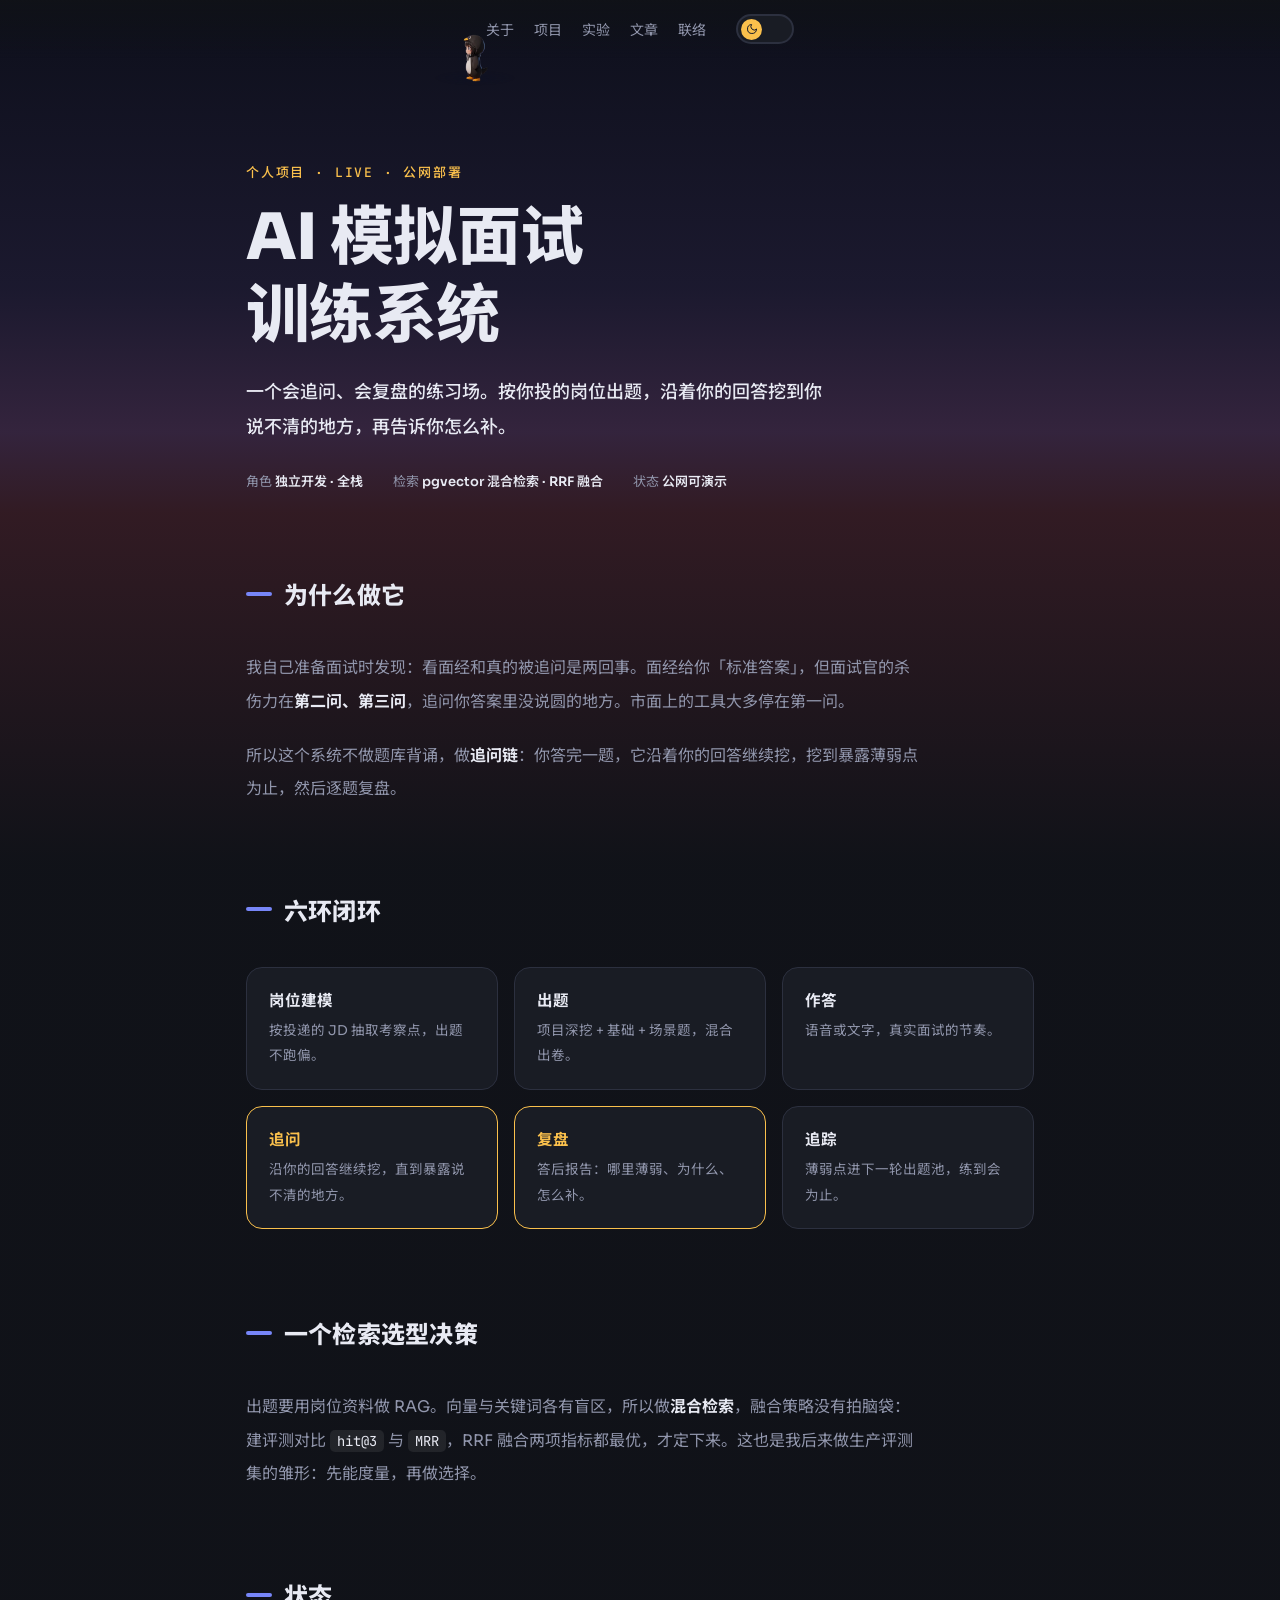
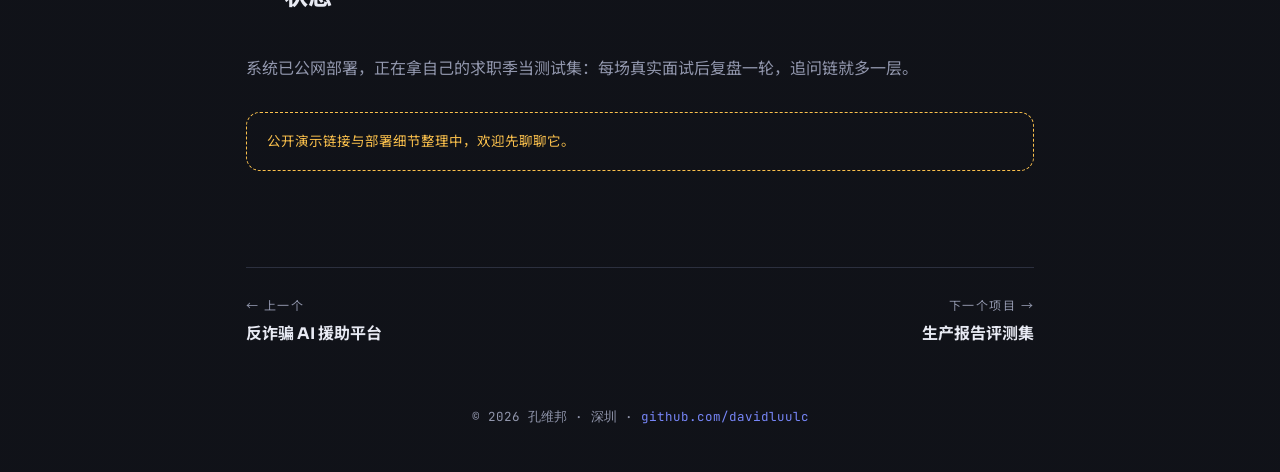
<file: projects/ai-interview.html>
<!DOCTYPE html>
<html lang="zh-CN" data-theme="dark">
<head>
<meta charset="UTF-8">
<meta name="viewport" content="width=device-width, initial-scale=1.0">
<title>AI 模拟面试训练系统 — 孔维邦</title>
<meta name="description" content="一个会追问、会复盘的面试练习场：岗位建模出题、Agent 追问链、逐题复盘、薄弱点追踪，六环闭环。pgvector 混合检索，按 hit@3 / MRR 选定 RRF。">
<script>try{var t=localStorage.getItem("kwb-theme"),h=new Date().getHours();if(t){document.documentElement.setAttribute("data-theme",t)}else if(h>=6&&h<18){document.documentElement.setAttribute("data-theme","light")}}catch(e){}</script>
<link rel="preconnect" href="https://fonts.googleapis.com">
<link rel="preconnect" href="https://fonts.gstatic.com" crossorigin>
<link href="https://fonts.googleapis.com/css2?family=Sora:wght@400;600;700;800&family=JetBrains+Mono:ital,wght@0,400;0,700;1,400&family=Noto+Sans+SC:wght@400;500;700;900&display=swap" rel="stylesheet">
<link rel="stylesheet" href="../assets/css/site.css">
<link rel="stylesheet" href="../assets/css/page.css">
<link rel="stylesheet" href="../assets/css/gua.css">
</head>
<body class="pg">

<header class="bar" id="topbar">
  <div class="bar-in">
    <nav class="links">
      <a href="../index.html#about">关于</a>
      <a href="../index.html#projects">项目</a>
      <a href="../demo/fallback.html">实验</a>
      <a href="../index.html#writing">文章</a>
      <a href="../index.html#contact">联络</a>
    </nav>
    <button class="toggle" id="themeToggle" aria-label="切换亮暗模式">
      <span class="knob">
        <svg viewBox="0 0 24 24" id="knobIcon"><path id="knobPath" d="M21 12.8A9 9 0 1 1 11.2 3 7 7 0 0 0 21 12.8Z"/></svg>
      </span>
    </button>
  </div>
  <svg class="gua-rail" viewBox="0 0 1440 80" preserveAspectRatio="none" aria-hidden="true">
    <path d="M -120 80 L 1560 80"/>
  </svg>
</header>

<main id="main">
<div class="wrap">

  <div class="page-head">
    <p class="kicker" data-rv>个人项目 · LIVE · 公网部署</p>
    <h1 class="page-title" data-rv="90">AI 模拟面试<br>训练系统</h1>
    <p class="page-sub" data-rv="180">一个会追问、会复盘的练习场。按你投的岗位出题，沿着你的回答挖到你说不清的地方，再告诉你怎么补。</p>
    <div class="meta" data-rv="270">
      <span>角色 <b>独立开发 · 全栈</b></span>
      <span>检索 <b>pgvector 混合检索 · RRF 融合</b></span>
      <span>状态 <b>公网可演示</b></span>
    </div>
  </div>

  <div class="sec">
    <div class="sec-head" data-rv><span class="dash"></span><h2>为什么做它</h2></div>
    <div class="sec-body prose" data-rv="80">
      <p>我自己准备面试时发现：看面经和真的被追问是两回事。面经给你「标准答案」，但面试官的杀伤力在<b>第二问、第三问</b>，追问你答案里没说圆的地方。市面上的工具大多停在第一问。</p>
      <p>所以这个系统不做题库背诵，做<b>追问链</b>：你答完一题，它沿着你的回答继续挖，挖到暴露薄弱点为止，然后逐题复盘。</p>
    </div>
  </div>

  <div class="sec">
    <div class="sec-head" data-rv><span class="dash"></span><h2>六环闭环</h2></div>
    <div class="sec-body">
      <div class="grid6">
        <div class="cell" data-rv data-i="01"><b>岗位建模</b><p>按投递的 JD 抽取考察点，出题不跑偏。</p></div>
        <div class="cell" data-rv="80" data-i="02"><b>出题</b><p>项目深挖 + 基础 + 场景题，混合出卷。</p></div>
        <div class="cell" data-rv="160" data-i="03"><b>作答</b><p>语音或文字，真实面试的节奏。</p></div>
        <div class="cell hl" data-rv data-i="04"><b>追问</b><p>沿你的回答继续挖，直到暴露说不清的地方。</p></div>
        <div class="cell hl" data-rv="80" data-i="05"><b>复盘</b><p>答后报告：哪里薄弱、为什么、怎么补。</p></div>
        <div class="cell" data-rv="160" data-i="06"><b>追踪</b><p>薄弱点进下一轮出题池，练到会为止。</p></div>
      </div>
    </div>
  </div>

  <div class="sec">
    <div class="sec-head" data-rv><span class="dash"></span><h2>一个检索选型决策</h2></div>
    <div class="sec-body prose" data-rv="80">
      <p>出题要用岗位资料做 RAG。向量与关键词各有盲区，所以做<b>混合检索</b>，融合策略没有拍脑袋：建评测对比 <code>hit@3</code> 与 <code>MRR</code>，RRF 融合两项指标都最优，才定下来。这也是我后来做生产评测集的雏形：先能度量，再做选择。</p>
    </div>
  </div>

  <div class="sec">
    <div class="sec-head" data-rv><span class="dash"></span><h2>状态</h2></div>
    <div class="sec-body prose" data-rv="80">
      <p>系统已公网部署，正在拿自己的求职季当测试集：每场真实面试后复盘一轮，追问链就多一层。</p>
      <div class="wip">公开演示链接与部署细节整理中，欢迎先聊聊它。</div>
    </div>
  </div>

  <div class="pn">
    <a href="shieldassist.html"><span class="lbl">← 上一个</span><span class="ttl">反诈骗 AI 援助平台</span></a>
    <a class="next" href="eval-set.html"><span class="lbl">下一个项目 →</span><span class="ttl">生产报告评测集</span></a>
  </div>

</div>
</main>

<footer class="foot">© 2026 孔维邦 · 深圳 · <a href="https://github.com/davidluulc" target="_blank" rel="noopener">github.com/davidluulc</a></footer>

<script src="../assets/js/site.js"></script>
<script src="../assets/js/gua.js"></script>
<script>
SitePage.init();
/* 咕嘎在导航栏下沿行走：隐形直线轨道，缩至 0.38，漫步避开导航链接与拨杆 */
/* 咕嘎住进导航栏：迷你体型沿栏漫步，避开左侧空白外的链接区；窄屏回角落待命 */
GuaPet.init({base:'../assets/gua/',ver:'?v=15',scale:.3,xMin:40,xMax:function(){return innerWidth/2+40},always:true,
  surfaces:innerWidth>900?[{path:document.querySelector('.gua-rail path'),sp:100,dd:0,delay:0,
    svg:document.querySelector('.gua-rail'),vbW:1440,vbH:80,driftAmp:0}]:[]});
</script>
</body>
</html>
</file>
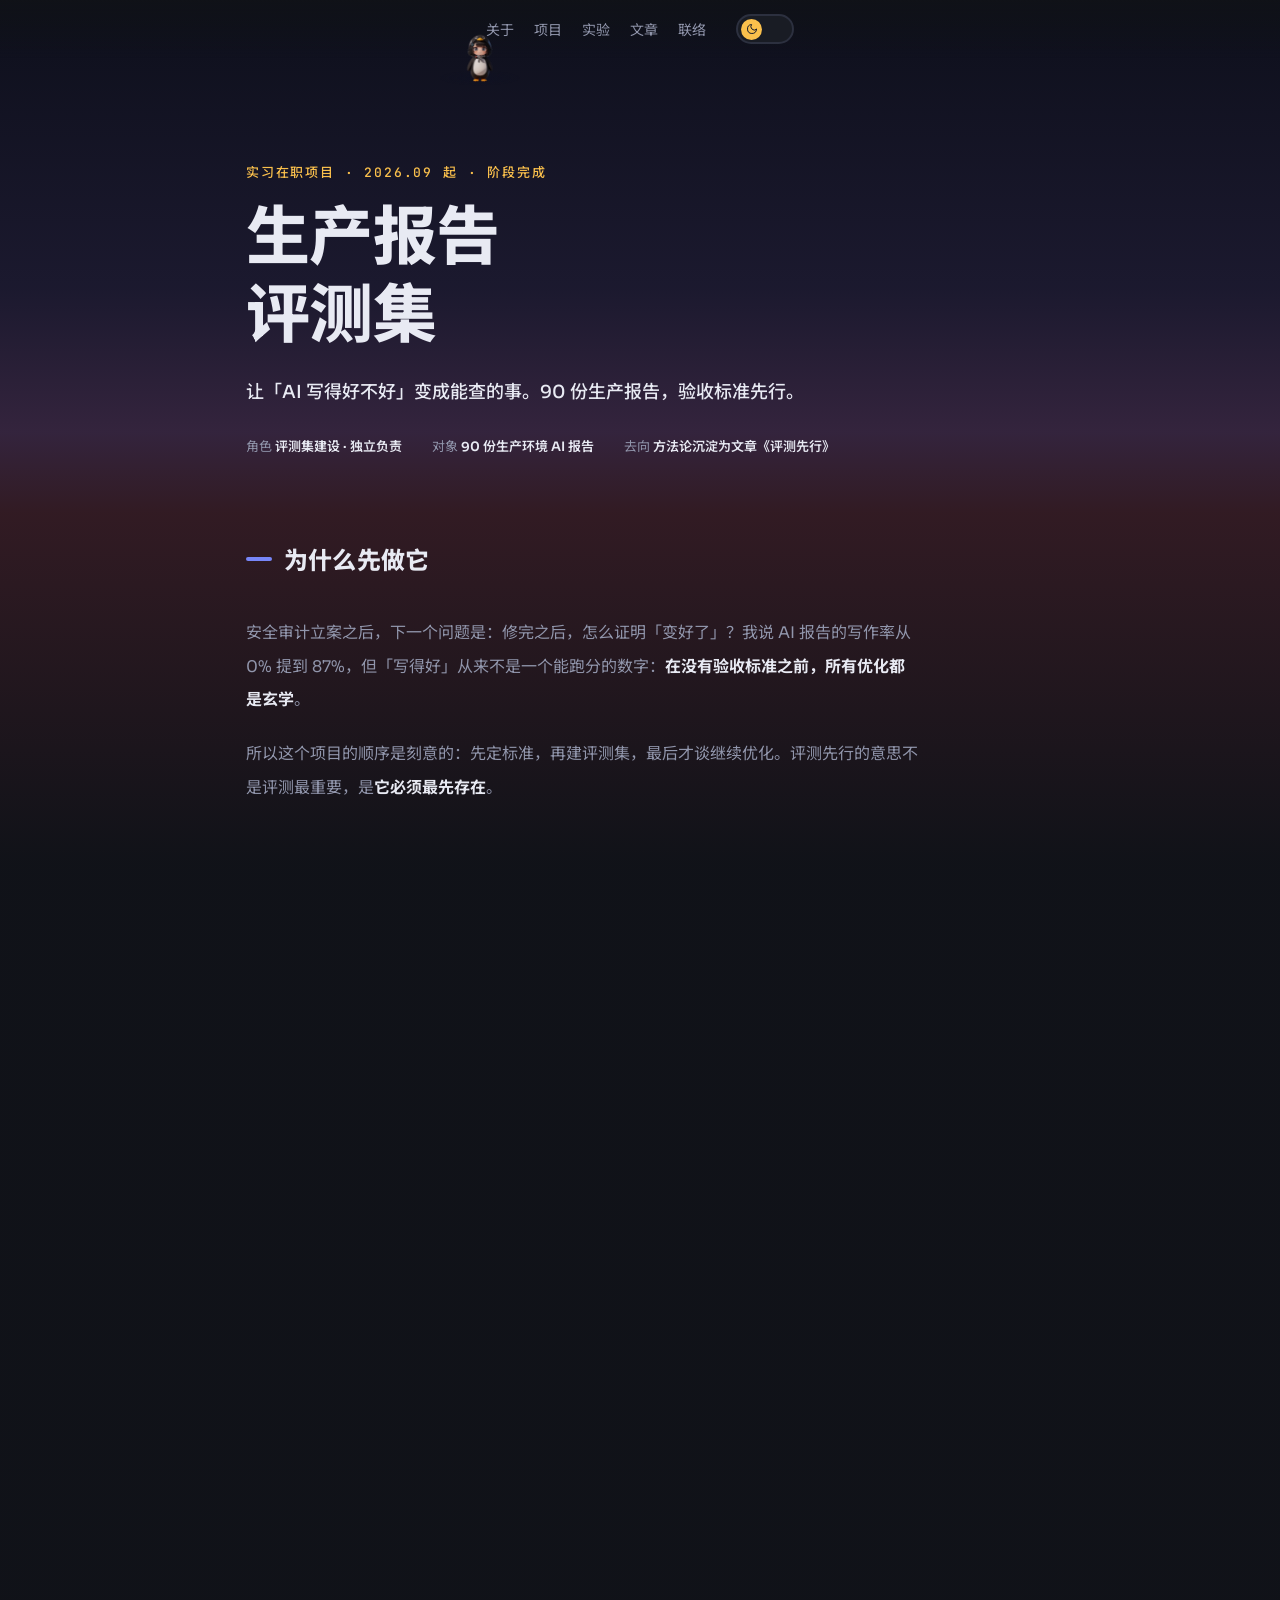
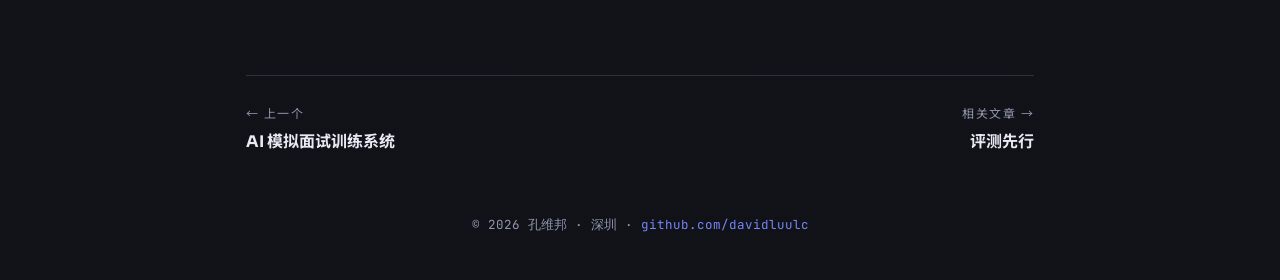
<file: projects/eval-set.html>
<!DOCTYPE html>
<html lang="zh-CN" data-theme="dark">
<head>
<meta charset="UTF-8">
<meta name="viewport" content="width=device-width, initial-scale=1.0">
<title>生产报告评测集 — 孔维邦</title>
<meta name="description" content="给 90 份生产报告定验收标准，让「AI 写得好不好」变成能查的事。先定标准，再建评测集，最后才谈继续优化。">
<script>try{var t=localStorage.getItem("kwb-theme"),h=new Date().getHours();if(t){document.documentElement.setAttribute("data-theme",t)}else if(h>=6&&h<18){document.documentElement.setAttribute("data-theme","light")}}catch(e){}</script>
<link rel="preconnect" href="https://fonts.googleapis.com">
<link rel="preconnect" href="https://fonts.gstatic.com" crossorigin>
<link href="https://fonts.googleapis.com/css2?family=Sora:wght@400;600;700;800&family=JetBrains+Mono:ital,wght@0,400;0,700;1,400&family=Noto+Sans+SC:wght@400;500;700;900&display=swap" rel="stylesheet">
<link rel="stylesheet" href="../assets/css/site.css">
<link rel="stylesheet" href="../assets/css/page.css">
<link rel="stylesheet" href="../assets/css/gua.css">
</head>
<body class="pg">

<header class="bar" id="topbar">
  <div class="bar-in">
    <nav class="links">
      <a href="../index.html#about">关于</a>
      <a href="../index.html#projects">项目</a>
      <a href="../demo/fallback.html">实验</a>
      <a href="../index.html#writing">文章</a>
      <a href="../index.html#contact">联络</a>
    </nav>
    <button class="toggle" id="themeToggle" aria-label="切换亮暗模式">
      <span class="knob">
        <svg viewBox="0 0 24 24" id="knobIcon"><path id="knobPath" d="M21 12.8A9 9 0 1 1 11.2 3 7 7 0 0 0 21 12.8Z"/></svg>
      </span>
    </button>
  </div>
  <svg class="gua-rail" viewBox="0 0 1440 80" preserveAspectRatio="none" aria-hidden="true">
    <path d="M -120 80 L 1560 80"/>
  </svg>
</header>

<main id="main">
<div class="wrap">

  <div class="page-head">
    <p class="kicker" data-rv>实习在职项目 · 2026.09 起 · 阶段完成</p>
    <h1 class="page-title" data-rv="90">生产报告<br>评测集</h1>
    <p class="page-sub" data-rv="180">让「AI 写得好不好」变成能查的事。90 份生产报告，验收标准先行。</p>
    <div class="meta" data-rv="270">
      <span>角色 <b>评测集建设 · 独立负责</b></span>
      <span>对象 <b>90 份生产环境 AI 报告</b></span>
      <span>去向 <b>方法论沉淀为文章《评测先行》</b></span>
    </div>
  </div>

  <div class="sec">
    <div class="sec-head" data-rv><span class="dash"></span><h2>为什么先做它</h2></div>
    <div class="sec-body prose" data-rv="80">
      <p>安全审计立案之后，下一个问题是：修完之后，怎么证明「变好了」？我说 AI 报告的写作率从 0% 提到 87%，但「写得好」从来不是一个能跑分的数字：<b>在没有验收标准之前，所有优化都是玄学</b>。</p>
      <p>所以这个项目的顺序是刻意的：先定标准，再建评测集，最后才谈继续优化。评测先行的意思不是评测最重要，是<b>它必须最先存在</b>。</p>
    </div>
  </div>

  <div class="sec">
    <div class="sec-head" data-rv><span class="dash"></span><h2>三步走</h2></div>
    <div class="sec-body">
      <div class="grid6">
        <div class="cell" data-rv data-i="01"><b>定验收标准</b><p>事实性、结构完整性、行动可执行性等维度，逐条定义可判定的标准。</p></div>
        <div class="cell" data-rv="80" data-i="02"><b>建评测集</b><p>90 份生产报告入库，按标准打分，形成可回归的基线。</p></div>
        <div class="cell" data-rv="160" data-i="03"><b>回归与追踪</b><p>每次 prompt / 链路改动都跑评测集，用数字决定上线与否。</p></div>
      </div>
      <div class="nums">
        <div class="num gold" data-rv><b data-count="90" data-from="0">90</b><span>生产报告入库</span></div>
        <div class="num" data-rv="80"><b>4+</b><span>验收维度</span></div>
        <div class="num" data-rv="160"><b>基线</b><span>可回归 · 可对比</span></div>
      </div>
    </div>
  </div>

  <div class="sec">
    <div class="sec-head" data-rv><span class="dash"></span><h2>当前状态</h2></div>
    <div class="sec-body prose" data-rv="80">
      <p>验收标准与评测流程已落地，阶段完成；方法论沉淀为文章《评测先行》，与后续回归实践一起持续更新。</p>
      <div class="wip">本页是进行中项目的实时快照，随项目推进更新，包括踩坑的部分。</div>
    </div>
  </div>

  <div class="pn">
    <a href="ai-interview.html"><span class="lbl">← 上一个</span><span class="ttl">AI 模拟面试训练系统</span></a>
    <a class="next" href="../index.html#writing"><span class="lbl">相关文章 →</span><span class="ttl">评测先行</span></a>
  </div>

</div>
</main>

<footer class="foot">© 2026 孔维邦 · 深圳 · <a href="https://github.com/davidluulc" target="_blank" rel="noopener">github.com/davidluulc</a></footer>

<script src="../assets/js/site.js"></script>
<script src="../assets/js/gua.js"></script>
<script>
SitePage.init();
/* 咕嘎在导航栏下沿行走：隐形直线轨道，缩至 0.38，漫步避开导航链接与拨杆 */
/* 咕嘎住进导航栏：迷你体型沿栏漫步，避开左侧空白外的链接区；窄屏回角落待命 */
GuaPet.init({base:'../assets/gua/',ver:'?v=15',scale:.3,xMin:40,xMax:function(){return innerWidth/2+40},always:true,
  surfaces:innerWidth>900?[{path:document.querySelector('.gua-rail path'),sp:100,dd:0,delay:0,
    svg:document.querySelector('.gua-rail'),vbW:1440,vbH:80,driftAmp:0}]:[]});
</script>
</body>
</html>
</file>
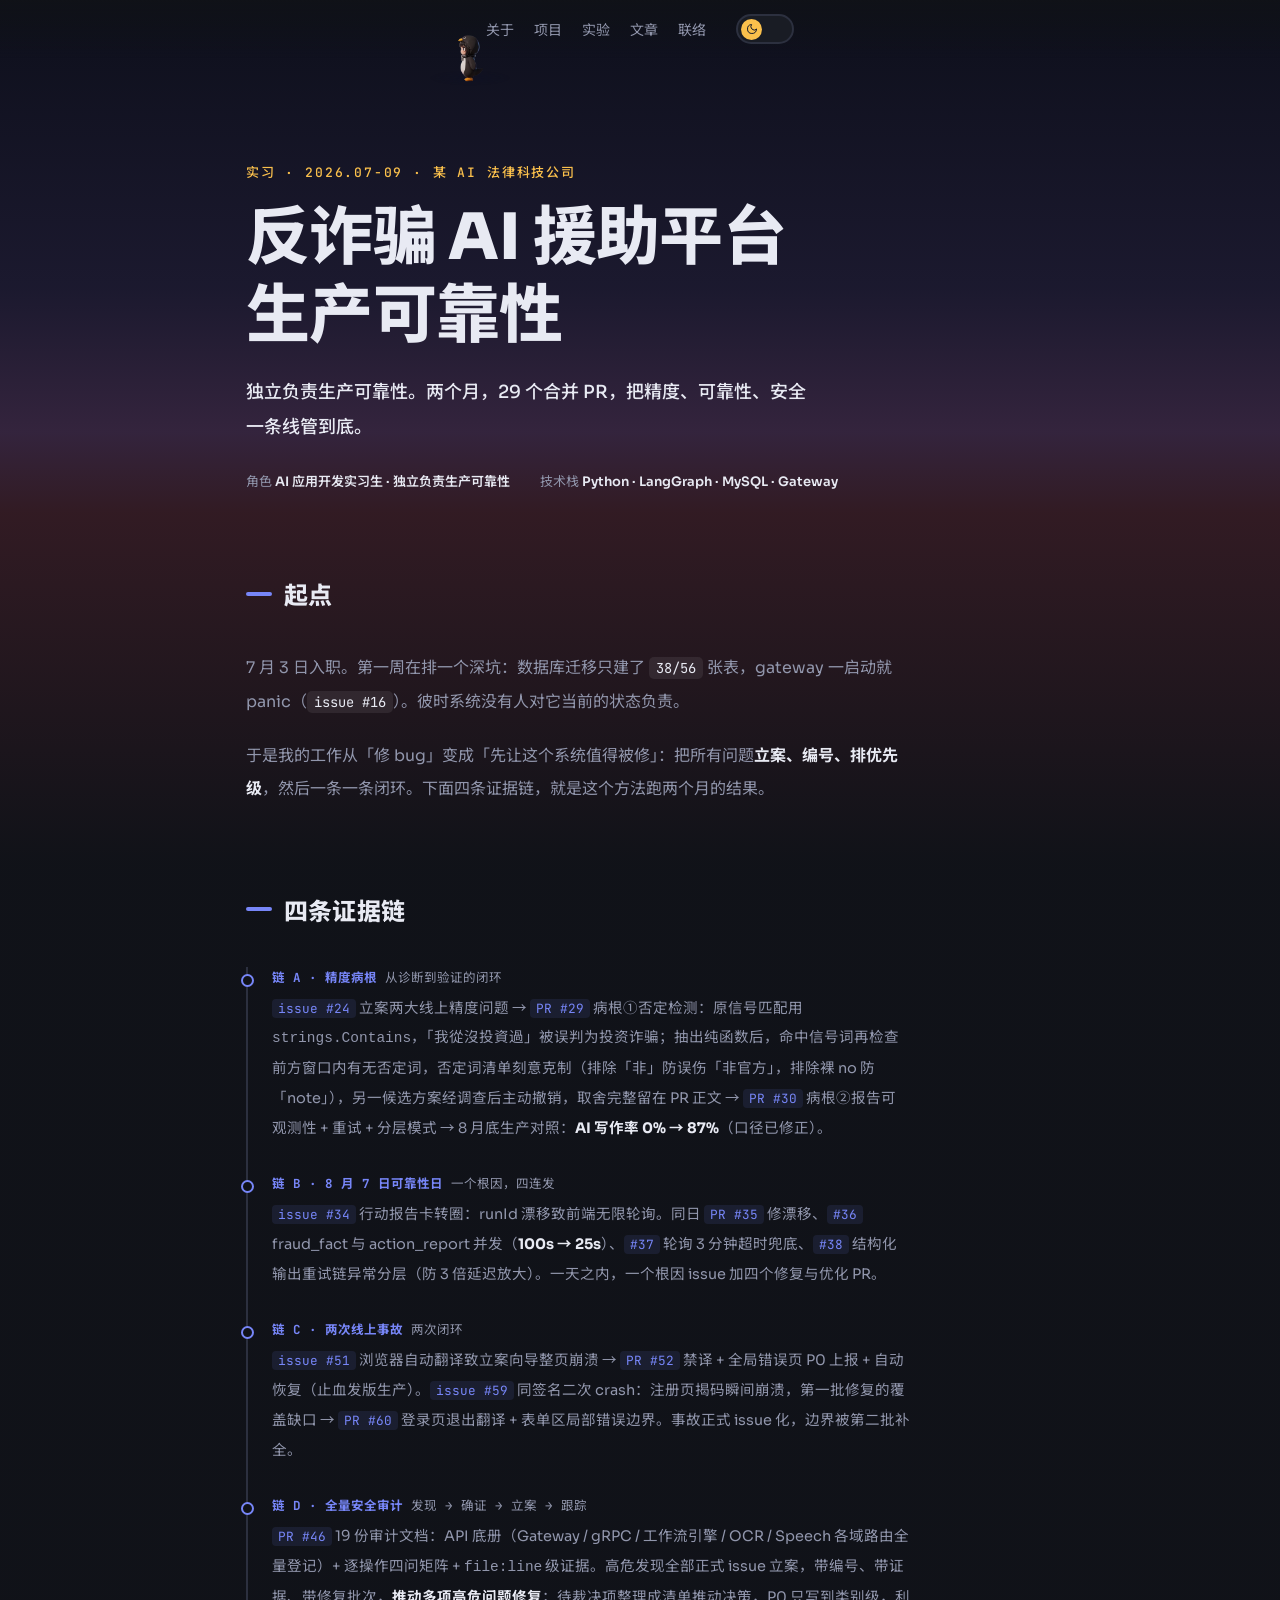
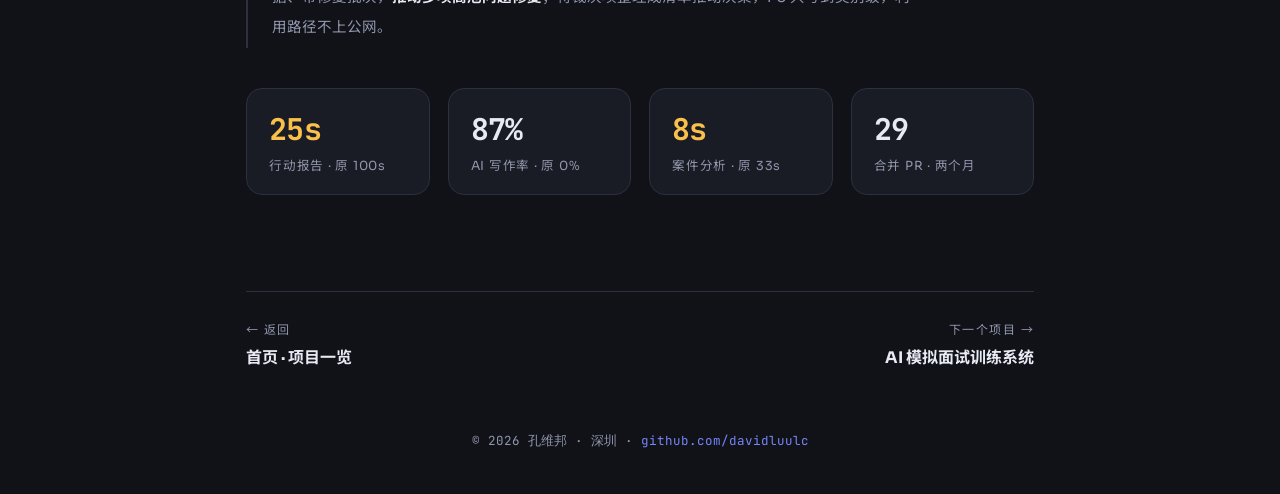
<file: projects/shieldassist.html>
<!DOCTYPE html>
<html lang="zh-CN" data-theme="dark">
<head>
<meta charset="UTF-8">
<meta name="viewport" content="width=device-width, initial-scale=1.0">
<title>反诈骗 AI 援助平台 · 生产可靠性 — 孔维邦</title>
<meta name="description" content="独立负责生产可靠性：精度根因诊断、可靠性专项、两次线上事故闭环、全量安全审计推动多项高危修复。">
<script>try{var t=localStorage.getItem("kwb-theme"),h=new Date().getHours();if(t){document.documentElement.setAttribute("data-theme",t)}else if(h>=6&&h<18){document.documentElement.setAttribute("data-theme","light")}}catch(e){}</script>
<link rel="preconnect" href="https://fonts.googleapis.com">
<link rel="preconnect" href="https://fonts.gstatic.com" crossorigin>
<link href="https://fonts.googleapis.com/css2?family=Sora:wght@400;600;700;800&family=JetBrains+Mono:ital,wght@0,400;0,700;1,400&family=Noto+Sans+SC:wght@400;500;700;900&display=swap" rel="stylesheet">
<link rel="stylesheet" href="../assets/css/site.css">
<link rel="stylesheet" href="../assets/css/page.css">
<link rel="stylesheet" href="../assets/css/gua.css">
</head>
<body class="pg">

<header class="bar" id="topbar">
  <div class="bar-in">
    <nav class="links">
      <a href="../index.html#about">关于</a>
      <a href="../index.html#projects">项目</a>
      <a href="../demo/fallback.html">实验</a>
      <a href="../index.html#writing">文章</a>
      <a href="../index.html#contact">联络</a>
    </nav>
    <button class="toggle" id="themeToggle" aria-label="切换亮暗模式">
      <span class="knob">
        <svg viewBox="0 0 24 24" id="knobIcon"><path id="knobPath" d="M21 12.8A9 9 0 1 1 11.2 3 7 7 0 0 0 21 12.8Z"/></svg>
      </span>
    </button>
  </div>
  <svg class="gua-rail" viewBox="0 0 1440 80" preserveAspectRatio="none" aria-hidden="true">
    <path d="M -120 80 L 1560 80"/>
  </svg>
</header>

<main id="main">
<div class="wrap">

  <div class="page-head">
    <p class="kicker" data-rv>实习 · 2026.07-09 · 某 AI 法律科技公司</p>
    <h1 class="page-title" data-rv="90">反诈骗 AI 援助平台<br>生产可靠性</h1>
    <p class="page-sub" data-rv="180">独立负责生产可靠性。两个月，29 个合并 PR，把精度、可靠性、安全一条线管到底。</p>
    <div class="meta" data-rv="270">
      <span>角色 <b>AI 应用开发实习生 · 独立负责生产可靠性</b></span>
      <span>技术栈 <b>Python · LangGraph · MySQL · Gateway</b></span>
    </div>
  </div>

  <div class="sec">
    <div class="sec-head" data-rv><span class="dash"></span><h2>起点</h2></div>
    <div class="sec-body prose" data-rv="80">
      <p>7 月 3 日入职。第一周在排一个深坑：数据库迁移只建了 <code>38/56</code> 张表，gateway 一启动就 panic（<code>issue #16</code>）。彼时系统没有人对它当前的状态负责。</p>
      <p>于是我的工作从「修 bug」变成「先让这个系统值得被修」：把所有问题<b>立案、编号、排优先级</b>，然后一条一条闭环。下面四条证据链，就是这个方法跑两个月的结果。</p>
    </div>
  </div>

  <div class="sec">
    <div class="sec-head" data-rv><span class="dash"></span><h2>四条证据链</h2></div>
    <div class="sec-body">
      <div class="chain">
        <div class="step" data-rv>
          <div class="ref-line">链 A · 精度病根 <span>从诊断到验证的闭环</span></div>
          <p><span class="ref">issue #24</span> 立案两大线上精度问题 → <span class="ref">PR #29</span> 病根①否定检测：原信号匹配用 <code>strings.Contains</code>，「我從沒投資過」被误判为投资诈骗；抽出纯函数后，命中信号词再检查前方窗口内有无否定词，否定词清单刻意克制（排除「非」防误伤「非官方」，排除裸 no 防「note」），另一候选方案经调查后主动撤销，取舍完整留在 PR 正文 → <span class="ref">PR #30</span> 病根②报告可观测性 + 重试 + 分层模式 → 8 月底生产对照：<b>AI 写作率 0% → 87%</b>（口径已修正）。</p>
        </div>
        <div class="step" data-rv="80">
          <div class="ref-line">链 B · 8 月 7 日可靠性日 <span>一个根因，四连发</span></div>
          <p><span class="ref">issue #34</span> 行动报告卡转圈：runId 漂移致前端无限轮询。同日 <span class="ref">PR #35</span> 修漂移、<span class="ref">#36</span> fraud_fact 与 action_report 并发（<b>100s → 25s</b>）、<span class="ref">#37</span> 轮询 3 分钟超时兜底、<span class="ref">#38</span> 结构化输出重试链异常分层（防 3 倍延迟放大）。一天之内，一个根因 issue 加四个修复与优化 PR。</p>
        </div>
        <div class="step" data-rv="160">
          <div class="ref-line">链 C · 两次线上事故 <span>两次闭环</span></div>
          <p><span class="ref">issue #51</span> 浏览器自动翻译致立案向导整页崩溃 → <span class="ref">PR #52</span> 禁译 + 全局错误页 P0 上报 + 自动恢复（止血发版生产）。<span class="ref">issue #59</span> 同签名二次 crash：注册页揭码瞬间崩溃，第一批修复的覆盖缺口 → <span class="ref">PR #60</span> 登录页退出翻译 + 表单区局部错误边界。事故正式 issue 化，边界被第二批补全。</p>
        </div>
        <div class="step" data-rv="240">
          <div class="ref-line">链 D · 全量安全审计 <span>发现 → 确证 → 立案 → 跟踪</span></div>
          <p><span class="ref">PR #46</span> 19 份审计文档：API 底册（Gateway / gRPC / 工作流引擎 / OCR / Speech 各域路由全量登记）+ 逐操作四问矩阵 + <code>file:line</code> 级证据。高危发现全部正式 issue 立案，带编号、带证据、带修复批次，<b>推动多项高危问题修复</b>；待裁决项整理成清单推动决策，P0 只写到类别级，利用路径不上公网。</p>
        </div>
      </div>

      <div class="nums">
        <div class="num gold" data-rv><b data-count="25" data-from="100" data-suffix="s">25s</b><span>行动报告 · 原 100s</span></div>
        <div class="num" data-rv="80"><b data-count="87" data-from="0" data-suffix="%">87%</b><span>AI 写作率 · 原 0%</span></div>
        <div class="num gold" data-rv="160"><b data-count="8" data-from="33" data-suffix="s">8s</b><span>案件分析 · 原 33s</span></div>
        <div class="num" data-rv="240"><b>29</b><span>合并 PR · 两个月</span></div>
      </div>
    </div>
  </div>

  <div class="pn">
    <a href="../index.html"><span class="lbl">← 返回</span><span class="ttl">首页 · 项目一览</span></a>
    <a class="next" href="ai-interview.html"><span class="lbl">下一个项目 →</span><span class="ttl">AI 模拟面试训练系统</span></a>
  </div>

</div>
</main>

<footer class="foot">© 2026 孔维邦 · 深圳 · <a href="https://github.com/davidluulc" target="_blank" rel="noopener">github.com/davidluulc</a></footer>

<script src="../assets/js/site.js"></script>
<script src="../assets/js/gua.js"></script>
<script>
SitePage.init();
/* 咕嘎在导航栏下沿行走：隐形直线轨道，缩至 0.38，漫步避开导航链接与拨杆 */
/* 咕嘎住进导航栏：迷你体型沿栏漫步，避开左侧空白外的链接区；窄屏回角落待命 */
GuaPet.init({base:'../assets/gua/',ver:'?v=15',scale:.3,xMin:40,xMax:function(){return innerWidth/2+40},always:true,
  surfaces:innerWidth>900?[{path:document.querySelector('.gua-rail path'),sp:100,dd:0,delay:0,
    svg:document.querySelector('.gua-rail'),vbW:1440,vbH:80,driftAmp:0}]:[]});
</script>
</body>
</html>
</file>
<file: assets/css/site.css>
/* ============ 求职作品集 · 共享样式（design-spec.md §3） ============
 * 来源：Comeau DNA v8 定稿。双主题变量 / 云海首屏 / 遮罩导航 / 卡片与章节语汇。
 * 咕嘎样式独立在 gua.css。页面外壳规范：内容收 <main>，外壳各页同构。 */

:root{
  --sky-top:hsl(232 34% 8%);
  --sky-mid:hsl(246 30% 14%);
  --sky-horizon:hsl(278 26% 19%);
  --sky-warm:hsl(338 30% 15%);
  --cloud-far:hsl(232 30% 20%);
  --cloud-mid:hsl(228 26% 12.5%);
  --cloud-far-hi:hsl(233 28% 24%);
  --cloud-far-lo:hsl(232 31% 16.5%);
  --cloud-mid-hi:hsl(228 24% 16%);
  --cloud-mid-lo:hsl(228 27% 9.5%);
  --bg:hsl(226 20% 8%);
  --bg-card:hsl(226 18% 12%);
  --text:hsl(225 30% 93%);
  --text-dim:hsl(227 14% 62%);
  --accent:hsl(233 90% 72%);
  --pink:hsl(333 90% 70%);
  --gold:hsl(40 95% 64%);
  --mint:hsl(160 60% 62%);
  --line:hsl(227 18% 21%);
  --btn-shadow:hsl(233 80% 38%);
  --btn-face:hsl(233 90% 62%);
  --btn-text:hsl(225 30% 8%);
}
[data-theme="light"]{
  --sky-top:hsl(213 74% 76%);
  --sky-mid:hsl(220 66% 82%);
  --sky-horizon:hsl(36 74% 87%);
  --sky-warm:hsl(40 82% 91%);
  --cloud-far:#b1dff6;
  --cloud-mid:#ddeef8;
  --cloud-far-hi:#c7e9fb;
  --cloud-far-lo:#9dd0ee;
  --cloud-mid-hi:#ebf6fd;
  --cloud-mid-lo:#cbe3f4;
  --bg:#ffffff;
  --bg-card:#fff;
  --text:hsl(222 22% 8%);
  --text-dim:hsl(225 12% 42%);
  --accent:hsl(233 95% 56%);
  --pink:hsl(333 95% 46%);
  --gold:hsl(38 95% 46%);
  --mint:hsl(160 70% 32%);
  --line:hsl(210 22% 86%);
  --btn-shadow:hsl(233 85% 36%);
  --btn-face:hsl(233 95% 58%);
  --btn-text:#fff;
}
*{margin:0;padding:0;box-sizing:border-box}
::selection{background:var(--accent);color:#fff}
html{scroll-behavior:smooth}
body{background:linear-gradient(180deg,var(--sky-top) 0%,var(--sky-mid) 32vh,var(--sky-horizon) 48vh,var(--sky-warm) 57vh,var(--bg) 96vh);
  color:var(--text);font-family:"Sora","Noto Sans SC",sans-serif;
  transition:background .6s ease,color .6s ease;overflow-x:hidden}
.wrap{max-width:840px;margin:0 auto;padding:0 26px;position:relative;z-index:2;
  pointer-events:none}
.wrap :is(p,h1,h2,h3,a,button,span,i,.tag,.proj-h,.contact-card,.hi,.sec-head,.art-row){pointer-events:auto}
.mono{font-family:"JetBrains Mono","Noto Sans SC",monospace}

/* ============ 首屏风景（云海） ============ */
.landscape{position:absolute;top:0;left:0;right:0;height:100vh;z-index:0;pointer-events:none}
.landscape svg{width:100%;height:100%;display:block}
.landscape .cl{transition:fill .6s ease;pointer-events:auto}
.drift{animation:drift var(--dd,140s) ease-in-out infinite alternate}
@keyframes drift{to{transform:translateX(26px)}}
.wisp{position:absolute;pointer-events:none;border-radius:50%;background:#fff;opacity:0;
  box-shadow:0 3px 10px rgba(56,88,140,.38);
  animation:wisp 1.25s ease-out forwards}
@keyframes wisp{
  0%{transform:translate(-50%,-50%) scale(.45);opacity:.95}
  100%{transform:translate(calc(-50% + var(--wx,0px)),calc(-50% - var(--wy,46px))) scale(1.15);opacity:0}}
.bounce{animation:clBounce .65s cubic-bezier(.34,1.3,.5,1);
  transform-box:fill-box;transform-origin:50% 100%}
@keyframes clBounce{
  0%{transform:translateY(0) scale(1,1)}
  30%{transform:translateY(5px) scale(1.02,.94)}
  62%{transform:translateY(-5px) scale(.995,1.03)}
  100%{transform:translateY(0) scale(1,1)}}
@media(prefers-reduced-motion:reduce){
  .drift{animation:none}
  .wisp{display:none}}
.avatar-pv{position:absolute;right:4%;bottom:21vh}
.avatar-sticker{width:clamp(120px,15vw,180px);aspect-ratio:1;
  border-radius:50%;border:7px solid #fff;box-shadow:0 20px 44px rgba(10,14,30,.35);overflow:hidden;
  transform:rotate(-3deg);transition:transform .35s cubic-bezier(.34,1.56,.64,1)}
.avatar-sticker:hover{transform:rotate(2deg) scale(1.07)}
.avatar-sticker img{width:100%;height:100%;object-fit:cover;display:block}
@media(prefers-reduced-motion:no-preference){
  .avatar-sticker{animation:breath 5s ease-in-out infinite}
  @keyframes breath{50%{transform:rotate(-3deg) scale(1.02)}}
}

/* ============ 浮云 ============ */
.puff{position:absolute;pointer-events:auto;cursor:pointer}
.puff svg{display:block;width:100%;filter:drop-shadow(0 6px 9px rgba(15,25,60,.22))}
.puff.far svg path{fill:url(#pgFar)}
.puff.mid svg path{fill:url(#pgMid)}
@keyframes puffDrift{to{transform:translateX(var(--dx,64px))}}
.puff.drift{animation:puffDrift var(--dd,8s) ease-in-out infinite alternate}

/* ============ 顶栏 + 切灯拨杆 ============ */
@property --nav-top{syntax:"<color>";inherits:true;initial-value:#0d0f1b}
:root{--nav-top:var(--sky-top)}
header.bar{position:sticky;top:0;z-index:40;
  background:linear-gradient(to top,transparent 0,var(--nav-top) 100%);
  transition:--nav-top .95s cubic-bezier(.41,.1,.13,1)}
header.bar[data-over="true"]{--nav-top:color-mix(in srgb,var(--bg) 30%,transparent);
  backdrop-filter:blur(12px);-webkit-backdrop-filter:blur(12px);
  box-shadow:0 1px 0 var(--line);
  transition:--nav-top .35s cubic-bezier(.41,.1,.13,1)}
.bar-in{max-width:840px;margin:0 auto;height:58px;padding:0 26px;display:flex;align-items:center;gap:22px}
.logo{font-weight:800;font-size:17px;color:var(--text);text-decoration:none;display:flex;align-items:center;gap:9px}
.logo .dot{width:10px;height:10px;border-radius:50%;background:var(--accent);box-shadow:0 0 12px var(--accent)}
nav.links{margin-left:auto;display:flex;gap:20px}
nav.links a{font-size:14px;color:var(--text-dim);text-decoration:none;position:relative;padding:4px 0}
nav.links a::after{content:"";position:absolute;left:0;bottom:0;height:2px;width:100%;border-radius:2px;
  background:var(--accent);transform:scaleX(0);transform-origin:left;transition:transform .3s cubic-bezier(.34,1.56,.64,1)}
nav.links a:hover{color:var(--text)}
nav.links a:hover::after{transform:scaleX(1)}
.toggle{margin-left:8px;width:58px;height:30px;border-radius:1000px;border:2px solid var(--line);
  background:var(--bg-card);position:relative;cursor:pointer;flex:none;transition:all .4s}
.toggle .knob{position:absolute;top:2.5px;left:3px;width:21px;height:21px;border-radius:50%;
  background:var(--gold);transition:all .45s cubic-bezier(.34,1.56,.64,1);
  display:flex;align-items:center;justify-content:center}
[data-theme="light"] .toggle .knob{left:30px;background:var(--accent)}
.knob svg{width:12px;height:12px;stroke:hsl(225 30% 12%);fill:none;stroke-width:2;stroke-linecap:round}

/* ============ Hero ============ */
.hero{padding:0;min-height:100vh;display:flex;flex-direction:column;align-items:center;
  text-align:center;padding-top:17vh}
.hero h1{font-size:clamp(52px,8.4vw,104px);font-weight:800;line-height:1.18;letter-spacing:-.01em;margin-top:16px}
.hero h1 .hl{position:relative;white-space:nowrap}
.np{white-space:nowrap}
.hero h1 .hl svg{position:absolute;left:0;bottom:-8px;width:100%;height:14px}
.hero .role{margin-top:22px;font-size:clamp(15px,2vw,19px);font-weight:600;color:var(--text)}
.hero .role i{font-style:normal;color:var(--accent)}
.intro{padding:45vh 0 0}.intro .stage{height:58vh}
.intro .who{margin:30px 0 12px;font-size:19.5px;font-weight:500;color:var(--text)}
.intro .lede{font-size:17.5px;line-height:2;color:var(--text-dim);max-width:36em}
.intro .lede b{color:var(--text);font-weight:700}
.intro .cta{display:flex;gap:16px;margin-top:34px;flex-wrap:wrap}
.btn{display:inline-flex;align-items:center;gap:9px;text-decoration:none;cursor:pointer;border:none;
  font-family:inherit;font-weight:700;font-size:15.5px;border-radius:12px;padding:14px 26px;
  background:var(--btn-face);color:var(--btn-text);
  box-shadow:0 5px 0 var(--btn-shadow);transform:translateY(0);
  transition:all .18s cubic-bezier(.34,1.56,.64,1)}
.btn:hover{transform:translateY(-3px);box-shadow:0 8px 0 var(--btn-shadow);filter:brightness(1.06)}
.btn:active{transform:translateY(3px);box-shadow:0 1px 0 var(--btn-shadow)}
.btn.ghost{background:var(--bg-card);color:var(--text);box-shadow:0 5px 0 var(--line)}
.btn.ghost:hover{box-shadow:0 8px 0 var(--line)}
.btn.ghost:active{box-shadow:0 1px 0 var(--line)}


/* ============ 章节 ============ */
.sec{margin-top:100px}
.sec-head{display:flex;align-items:center;gap:14px;margin-bottom:26px}
.sec-head .dash{width:26px;height:4px;border-radius:3px;background:var(--accent);flex:none}
.sec-head h2{font-size:26px;font-weight:800}

.tag{display:inline-block;font-family:"JetBrains Mono",monospace;font-size:11.5px;letter-spacing:.05em;
  color:var(--text-dim);border:1px solid var(--line);border-radius:1000px;padding:5px 13px;margin-bottom:14px}


/* ============ 文章 ============ */
.art-row{display:flex;align-items:baseline;gap:16px;padding:20px 4px;text-decoration:none;color:inherit;
  border-bottom:1.5px solid var(--line);transition:padding-left .3s cubic-bezier(.34,1.56,.64,1)}
.art-row:hover{padding-left:14px}
.art-row:hover .at{color:var(--accent)}
.art-row .at{font-size:16.5px;font-weight:600;transition:color .25s}
.art-row .ad{margin-left:auto;font-family:"JetBrains Mono",monospace;font-size:12.5px;color:var(--text-dim);flex:none}

/* ============ 联络 ============ */
.contact-card{margin:100px 0 80px;border-radius:26px;padding:56px 44px;text-align:center;
  background:var(--bg-card);border:1.5px solid var(--line)}
.contact-card h2{font-size:clamp(26px,4vw,36px);font-weight:800}
.contact-card p{color:var(--text-dim);font-size:15.5px;line-height:2;margin-top:14px}
footer.foot{padding:0 0 46px;text-align:center;position:relative;z-index:2;
  font-family:"JetBrains Mono",monospace;font-size:12.5px;color:var(--text-dim)}
footer.foot a{color:var(--accent);text-decoration:none}

@media(max-width:760px){
  nav.links{display:none}
  .hero{padding-top:66px}
}
@media(prefers-reduced-motion:reduce){*{transition:none!important;animation:none!important}}

/* ============ v5 首页交互（用户组件清单：逐词弹簧/横滚×卡内视差/巨字错速） ============ */
/* 逐词弹簧：长文每词一枚 span，入视口逐词弹入 */
.js-rv [data-spring]{visibility:hidden}
.js-rv [data-spring].on{visibility:visible}
[data-spring] .w{display:inline-block;opacity:0;transform:translateY(0.7em)}
[data-spring].on .w{animation:wordSpring .48s cubic-bezier(.34,1.56,.64,1) forwards;animation-delay:var(--wd)}
@keyframes wordSpring{to{opacity:1;transform:none}}
/* 金色主题词：大弹跳 + 落定微光 */
[data-spring] .w.gb{color:var(--gold);font-weight:700}
[data-spring] .w.gb{animation-name:wordSpringBig;animation-duration:.62s;
  animation-timing-function:cubic-bezier(.3,1.9,.5,1)}
@keyframes wordSpringBig{
  from{opacity:0;transform:translateY(1.35em) scale(1.16)}
  60%{text-shadow:0 2px 22px color-mix(in srgb,var(--gold) 60%,transparent)}
  to{opacity:1;transform:none;text-shadow:0 2px 18px color-mix(in srgb,var(--gold) 35%,transparent)}}
.aboutlong{margin-top:54px;max-width:38em}
.aboutlong p{font-size:16.5px;line-height:2.35;color:var(--text-dim);margin-bottom:30px}
.aboutlong b{color:var(--text);font-weight:700}
.aboutlong b.g,.aboutlong .w.gb{color:var(--gold)}
/* 横滚 × 卡内视差：纵向滚动驱动卡排横移 */
/* 274vh=100vh 视口屏 + 3 卡 x 58vh 行程（卡数变化需同步调整）；
   钉住交给原生 sticky，ScrollTrigger 只做 scrub 联动 */
.hscroll{height:274vh;position:relative}
.hs-sticky{pointer-events:none;position:sticky;top:0;height:100vh;display:flex;flex-direction:column;justify-content:center;
  padding:0 0 0 max(26px,calc((100vw - 840px)/2));overflow:hidden}
.hs-giant{pointer-events:none;position:absolute;left:26px;top:9vh;font-size:clamp(120px,17vw,230px);font-weight:900;
  color:color-mix(in srgb,var(--text) 10%,transparent);letter-spacing:.06em;user-select:none;
  will-change:transform}
.hs-track{display:flex;gap:26px;will-change:transform;margin-top:26px}
.proj-h{pointer-events:auto;position:relative;flex:none;width:min(66vw,560px);text-decoration:none;color:inherit;
  background:var(--bg-card);border:1.5px solid var(--line);border-radius:22px;overflow:hidden;
  padding:30px 32px;display:block;will-change:transform;
  transform:perspective(1300px) rotateY(7deg);opacity:.5;
  transition:transform .1s linear,opacity .18s ease,border-color .3s}
.proj-h.center{transform:perspective(1300px) rotateY(0deg) translateY(-4px);opacity:1;border-color:var(--accent)}
.proj-h:hover{border-color:var(--accent)}
.ph-bg{position:absolute;left:8px;top:-14px;font-size:120px;font-weight:900;line-height:1;
  color:color-mix(in srgb,var(--gold) 12%,transparent);pointer-events:none;will-change:transform;user-select:none}
.ph-in{position:relative;display:flex;flex-direction:column;gap:12px}
.proj-h .tag{align-self:flex-start;font-family:"JetBrains Mono",monospace;font-size:11.5px;
  color:var(--gold);border:1.5px solid color-mix(in srgb,var(--gold) 45%,transparent);
  border-radius:99px;padding:3px 11px}
.proj-h h3{font-size:21px;font-weight:800;color:var(--text)}
.proj-h p{font-size:14px;line-height:2;color:var(--text-dim)}
.proj-h .go{font-size:13.5px;font-weight:700;color:var(--accent)}
@media(max-width:760px){.proj-h{width:80vw}}
/* 巨型背景字错速（文章） */
#writing{position:relative}   /* w-giant 锚定 */
.w-giant{position:absolute;right:-3vw;top:-46px;font-size:clamp(110px,15vw,200px);font-weight:900;
  color:color-mix(in srgb,var(--text) 9%,transparent);pointer-events:none;user-select:none;will-change:transform}
/* 咕嘎导航栏行走面 */
.gua-rail{position:absolute;left:0;top:24px;width:100%;height:58px;pointer-events:none;display:block}
/* 联络双入口 */
.c-links{display:flex;gap:14px;flex-wrap:wrap;margin-top:24px;justify-content:center}
.c-chip{display:inline-flex;align-items:center;gap:10px;text-decoration:none;cursor:pointer;
  background:var(--bg-card);border:1.5px solid var(--line);border-radius:14px;padding:13px 18px;
  font-family:inherit;color:var(--text);
  transition:transform .25s cubic-bezier(.34,1.56,.64,1),border-color .25s}
.c-chip:hover{transform:translateY(-4px);border-color:var(--accent)}
.c-chip svg{width:19px;height:19px;fill:var(--accent)}
.c-chip span{font-size:12px;color:var(--text-dim);letter-spacing:.04em}
.c-chip b{font-family:"JetBrains Mono",monospace;font-size:13.5px;font-weight:700}
@media(prefers-reduced-motion:reduce){
  .hs-track{display:block}
  .proj-h{margin:0 0 20px;transform:none!important;opacity:1}
}
</file>
<file: assets/css/gua.css>
/* ============ 咕嘎桌宠样式（design-spec.md §4） ============
 * 挂载点在 body 顶层 z45（高于导航 z40），任何位置全身可点。
 * 外层=窗口（overflow:hidden 恰好一格），内层 img=整图，逐帧只 translate。
 * 备层 visibility:hidden：不绘制、不命中、不耗合成；.warm 仅切换预热两帧。 */
.gua-mount{position:absolute;left:0;top:0;z-index:45;width:clamp(110px,10vw,160px);
  pointer-events:none;will-change:transform}
.gua-mount.fixed{position:fixed}   /* 无行走面页面的角落待命模式 */
.gua-fly{position:absolute;left:0;right:0;bottom:0;will-change:transform}
.gua-shadow{position:absolute;left:50%;bottom:-4px;width:66%;height:16px;
  transform:translateX(-50%);pointer-events:none;
  background:radial-gradient(ellipse at center,rgba(10,16,40,.26),transparent 68%)}
.gfr{position:absolute;left:50%;bottom:0;display:block;overflow:hidden;
  visibility:hidden;opacity:.01;z-index:1;
  pointer-events:auto;cursor:grab;touch-action:none;user-select:none;-webkit-user-drag:none}
.gfr.warm{visibility:visible}
.gfr.on{visibility:visible;opacity:1;z-index:2}
.gfr:active{cursor:grabbing}
.gfr img{position:absolute;left:0;top:0;display:block;pointer-events:none;
  will-change:transform;transform-origin:0 0;user-select:none;-webkit-user-drag:none}
</file>
<file: assets/css/page.css>
/* ============ 项目/文章子页（design-spec.md §6.1 克制系） ============
 * 依赖 site.css 的变量体系与导航/页脚外壳；本文件只管子页内容区。
 * 交互四件套：reveal 淡入(stagger)、章节吸顶、数字滚动、时间线。
 * 红线：动效 ≤600ms、一次触发不回放、无 pin/横滚/劫持。 */

/* ---- Reveal 基础态（js-rv 类由 site.js 在动画可用时添加） ---- */
.js-rv [data-rv]{opacity:0;transform:translateY(24px)}
.js-rv [data-rv].in{opacity:1;transform:none;
  transition:opacity .55s ease,transform .55s cubic-bezier(.16,1,.3,1)}

/* ---- 页头 ---- */
.page-head{padding:104px 0 0}
.kicker{font-family:"JetBrains Mono","Noto Sans SC",monospace;font-size:13px;
  font-weight:500;letter-spacing:.14em;color:var(--gold)}
.page-title{font-size:clamp(38px,6vw,64px);font-weight:800;line-height:1.22;
  letter-spacing:-.01em;margin-top:18px}
.page-sub{font-size:18px;line-height:1.95;color:var(--text);font-weight:500;
  max-width:32em;margin-top:20px}
.page-sub b{color:var(--accent)}
.meta{display:flex;flex-wrap:wrap;gap:10px 30px;margin-top:26px;
  font-size:13px;color:var(--text-dim)}
.meta b{color:var(--text);font-weight:600}

/* ---- 子页导航：无云海，遮罩恒用页面底色（避免残留天空渐变横幅） ---- */
body.pg header.bar{--nav-top:var(--bg)}

/* ---- 咕嘎行走轨道：铺满导航栏下移 24px（脚底线=导航下沿再往下探一点） ---- */
.gua-rail{position:absolute;left:0;top:24px;width:100%;height:58px;pointer-events:none;display:block}

/* ---- 章节与吸顶小节标题：静态完全融入渐变；吸顶后（.stuck 由 site.js 判定）
       才显示磨砂底，保证滚过时标题可读且不压白带 ---- */
.sec{margin-top:72px}
.sec-head{display:flex;align-items:center;gap:12px;
  position:sticky;top:58px;z-index:5;padding:14px 0;
  background:transparent;transition:background .3s}
.sec-head.stuck{background:color-mix(in srgb,var(--bg) 38%,transparent);
  backdrop-filter:blur(10px);-webkit-backdrop-filter:blur(10px)}
.sec-head .dash{width:26px;height:4px;border-radius:3px;background:var(--accent);flex:none}
.sec-head h2{font-size:24px;font-weight:800;letter-spacing:.01em}
.sec-body{margin-top:26px}
.prose p{font-size:16px;line-height:2.1;color:var(--text-dim);max-width:42em;margin-bottom:20px}
.prose p:last-child{margin-bottom:0}
.prose b,.prose strong{color:var(--text);font-weight:700}
.prose code{font-family:"JetBrains Mono",monospace;font-size:.86em;
  background:color-mix(in srgb,var(--text) 8%,transparent);
  padding:2px 7px;border-radius:5px;color:var(--text)}

/* ---- 证据链时间线 ---- */
.chain{border-left:2px solid var(--line);margin:8px 0 4px;padding-left:24px}
.chain .step{position:relative;padding-bottom:30px}
.chain .step:last-child{padding-bottom:6px}
.chain .step::before{content:"";position:absolute;left:-31px;top:7px;width:9px;height:9px;
  border-radius:50%;background:var(--bg);border:2px solid var(--accent)}
.chain .ref-line{font-family:"JetBrains Mono","Noto Sans SC",monospace;
  font-size:12.5px;font-weight:700;color:var(--accent);margin-bottom:8px}
.chain .ref-line span{color:var(--text-dim);font-weight:400}
.chain p{font-size:14.5px;line-height:2.05;color:var(--text-dim);max-width:44em}
.chain p b{color:var(--text)}
.chain .ref{font-family:"JetBrains Mono",monospace;font-size:.88em;color:var(--accent);
  background:color-mix(in srgb,var(--accent) 10%,transparent);
  padding:1px 6px;border-radius:4px;white-space:nowrap}

/* ---- 数字带 ---- */
.nums{display:grid;grid-template-columns:repeat(auto-fit,minmax(140px,1fr));
  gap:18px;margin-top:40px}
.num{background:var(--bg-card);border:1.5px solid var(--line);border-radius:16px;
  padding:20px 22px;transition:transform .3s cubic-bezier(.34,1.56,.64,1),border-color .3s}
.num:hover{transform:translateY(-4px);border-color:var(--accent)}
.num b{display:block;font-family:"JetBrains Mono","Noto Sans SC",monospace;
  font-size:30px;font-weight:700;color:var(--text);letter-spacing:-.02em}
.num span{display:block;margin-top:6px;font-size:12.5px;color:var(--text-dim);
  letter-spacing:.06em}
.num.gold b{color:var(--gold)}

/* ---- QA 卡 ---- */
.qa{background:var(--bg-card);border:1.5px solid var(--line);border-radius:20px;
  padding:26px 28px;margin-bottom:18px}
.qa .q{font-size:16.5px;font-weight:700;margin-bottom:12px}
.qa .q::before{content:"Q";font-family:"JetBrains Mono",monospace;color:var(--accent);
  margin-right:10px}
.qa p{font-size:15px;line-height:2.05;color:var(--text-dim)}
.qa p b{color:var(--text)}

/* ---- 六环/步骤网格 ---- */
.grid6{display:grid;grid-template-columns:repeat(3,1fr);gap:16px;margin-top:8px}
.cell{background:var(--bg-card);border:1.5px solid var(--line);border-radius:16px;
  padding:20px 22px;transition:transform .3s cubic-bezier(.34,1.56,.64,1),border-color .3s}
.cell:hover{transform:translateY(-4px);border-color:var(--accent)}
.cell b{display:block;font-size:15.5px;font-weight:700;margin-bottom:8px}
.cell b::after{content:attr(data-i);display:block;float:right;
  font-family:"JetBrains Mono",monospace;font-size:12px;color:var(--text-dim);margin-top:2px}
.cell p{font-size:13.5px;line-height:1.9;color:var(--text-dim)}
.cell.hl{border-color:var(--gold)}
.cell.hl b{color:var(--gold)}

/* ---- 进行中提示条 ---- */
.wip{margin-top:26px;padding:16px 20px;border-radius:14px;
  border:1.5px dashed var(--gold);color:var(--gold);font-size:13.5px;line-height:1.9}

/* ---- 文章正文排版（spec §6.2：技术长文，排印优先） ---- */
.article{margin-top:52px}
.article h3{font-size:21px;font-weight:800;line-height:1.5;margin:52px 0 18px;position:relative;padding-left:16px}
.article h3::before{content:"";position:absolute;left:0;top:7px;bottom:7px;width:4px;border-radius:2px;background:var(--accent)}
.article p{font-size:16px;line-height:2.15;color:var(--text-dim);max-width:42em;margin-bottom:20px}
.article p b{color:var(--text)}
.article blockquote{margin:30px 0;padding:18px 26px;border-left:3px solid var(--gold);
  background:var(--bg-card);border-radius:0 14px 14px 0;
  font-size:15.5px;line-height:2;color:var(--text-dim);max-width:42em}
.article blockquote b{color:var(--gold)}
.article ul{margin:0 0 22px;list-style:none;max-width:42em}
.article ul li{font-size:15.5px;line-height:2;color:var(--text-dim);padding-left:22px;position:relative;margin-bottom:9px}
.article ul li::before{content:"";position:absolute;left:3px;top:14px;width:7px;height:7px;border-radius:50%;background:var(--accent)}
.article ul li b{color:var(--text)}

/* ---- 可视化①：柱状生长（.bars[data-rv] 入视口后长到 --h） ---- */
.bars{display:flex;gap:30px;align-items:flex-end;height:230px;margin:38px 0 10px;padding:0 10px;border-bottom:2px solid var(--line)}
.bar{flex:1;display:flex;flex-direction:column;justify-content:flex-end;align-items:center;gap:10px;height:100%}
.bar i{width:100%;max-width:120px;border-radius:10px 10px 0 0;height:var(--h);
  background:linear-gradient(180deg,var(--accent),color-mix(in srgb,var(--accent) 40%,var(--bg)));
  transition:height .9s cubic-bezier(.16,1,.3,1)}
.bar.gold i{background:linear-gradient(180deg,var(--gold),color-mix(in srgb,var(--gold) 40%,var(--bg)))}
.js-rv .bars:not(.in) i{height:0}
.bar .bv{font-family:"JetBrains Mono","Noto Sans SC",monospace;font-size:19px;font-weight:700;color:var(--text)}
.bar .bk{font-size:12.5px;color:var(--text-dim);line-height:1.6;text-align:center}
.bars-cap{font-size:12.5px;color:var(--text-dim);margin-bottom:26px}

/* ---- 可视化②：降级三层流（滚动逐层展开） ---- */
.flow{margin:34px 0;display:flex;flex-direction:column}
.fstep{position:relative;background:var(--bg-card);border:1.5px solid var(--line);border-radius:16px;padding:18px 24px;max-width:600px}
.fstep+.fstep{margin-top:36px}
.fstep+.fstep::before{content:"↓";position:absolute;top:-29px;left:50%;transform:translateX(-50%);
  color:var(--gold);font-size:17px;font-weight:700}
.fstep b{display:block;font-size:15px;margin-bottom:8px;color:var(--text)}
.fstep b em{font-style:normal;font-family:"JetBrains Mono",monospace;font-size:12px;color:var(--gold);margin-right:8px}
.fstep p{font-size:14px;line-height:1.95;color:var(--text-dim)}
.fstep.hl{border-color:var(--gold)}
.fstep.hl b{color:var(--gold)}

/* ---- 翻页 ---- */
.pn{display:flex;justify-content:space-between;gap:18px;
  margin:96px 0 64px;border-top:1.5px solid var(--line);padding-top:28px}
.pn a{text-decoration:none;color:var(--text);max-width:46%;
  transition:transform .25s cubic-bezier(.34,1.56,.64,1)}
.pn a:hover{transform:translateY(-3px)}
.pn .lbl{display:block;font-size:12px;color:var(--text-dim);letter-spacing:.12em;margin-bottom:7px}
.pn .ttl{font-weight:700;font-size:16px}
.pn a:hover .ttl{color:var(--accent)}
.pn .next{margin-left:auto;text-align:right}

/* ---- 移动端：全部单列，吸顶保留 ---- */
@media(max-width:720px){
  .page-head{padding-top:84px}
  .sec{margin-top:56px}
  .grid6{grid-template-columns:1fr 1fr}
  .pn{flex-direction:column}
  .pn a{max-width:100%}
  .pn .next{margin-left:0;text-align:left}
}
@media(max-width:460px){
  .grid6{grid-template-columns:1fr}
}
</file>
